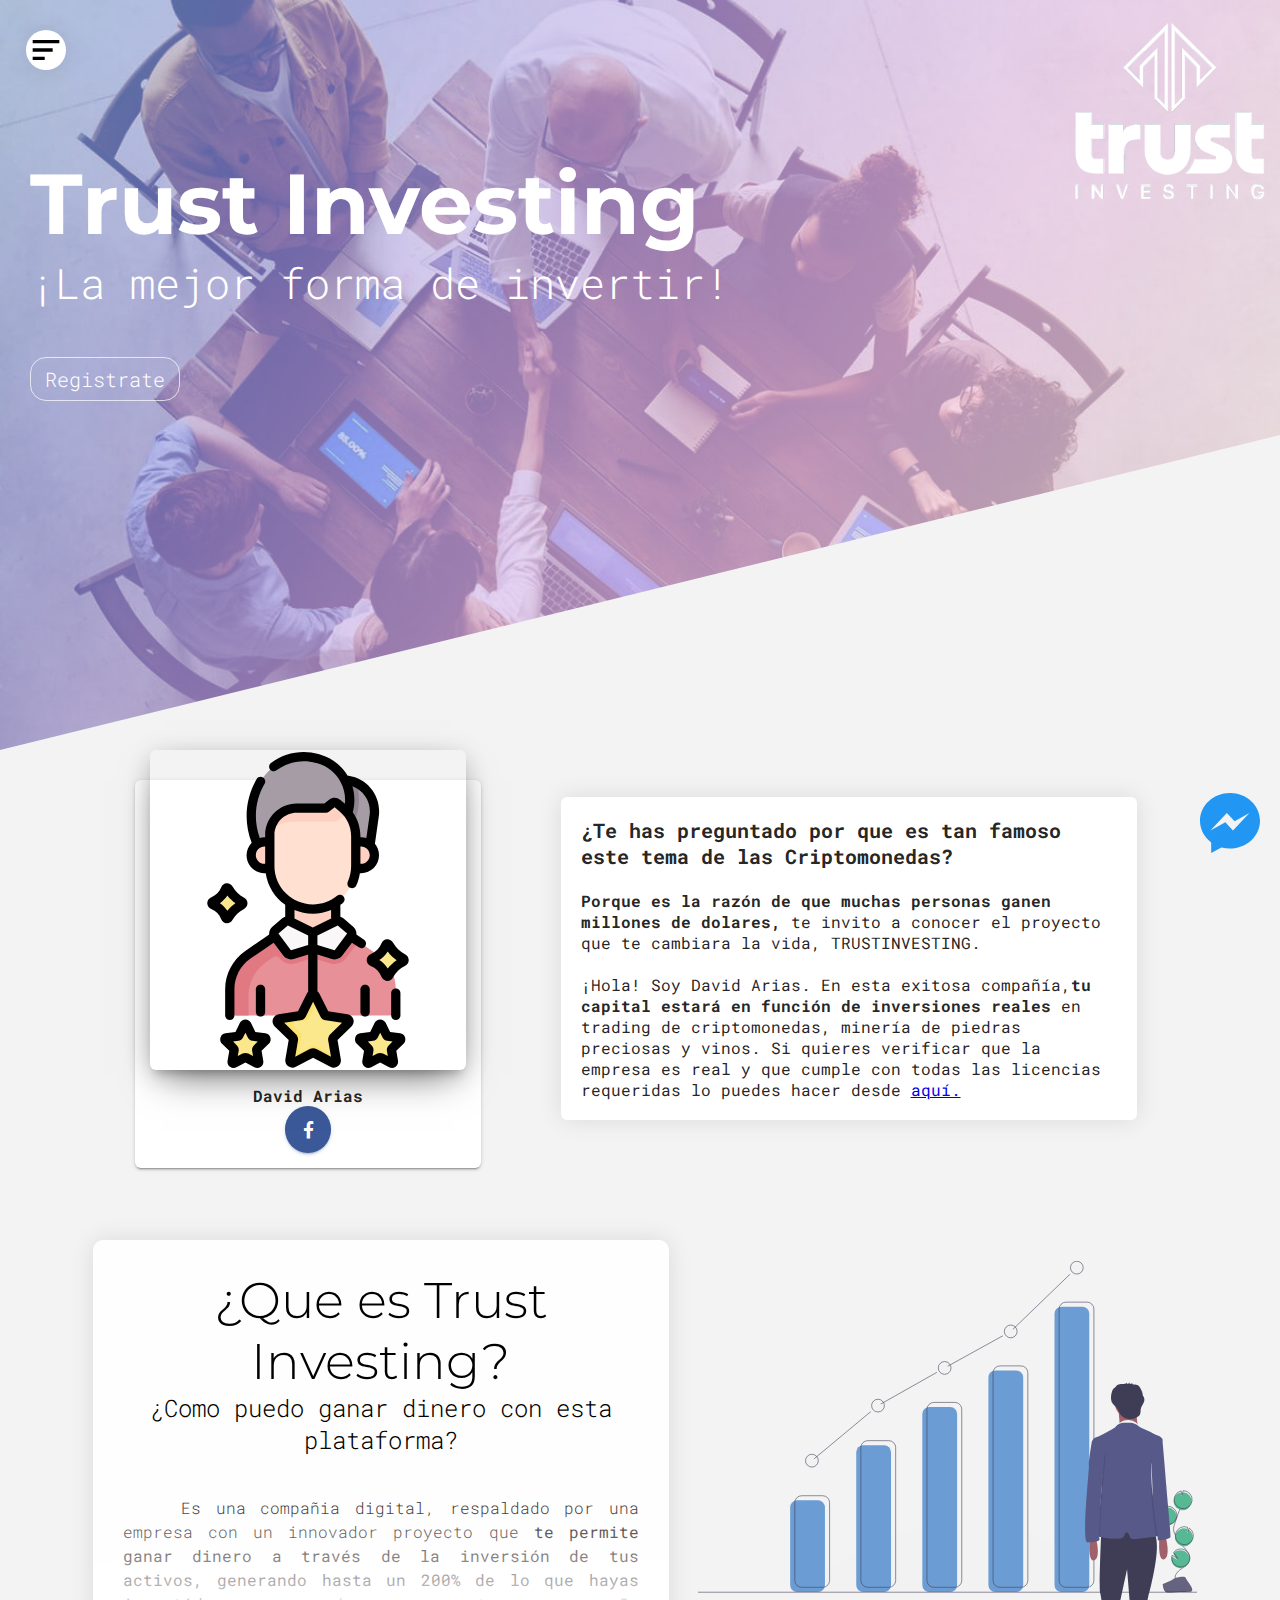
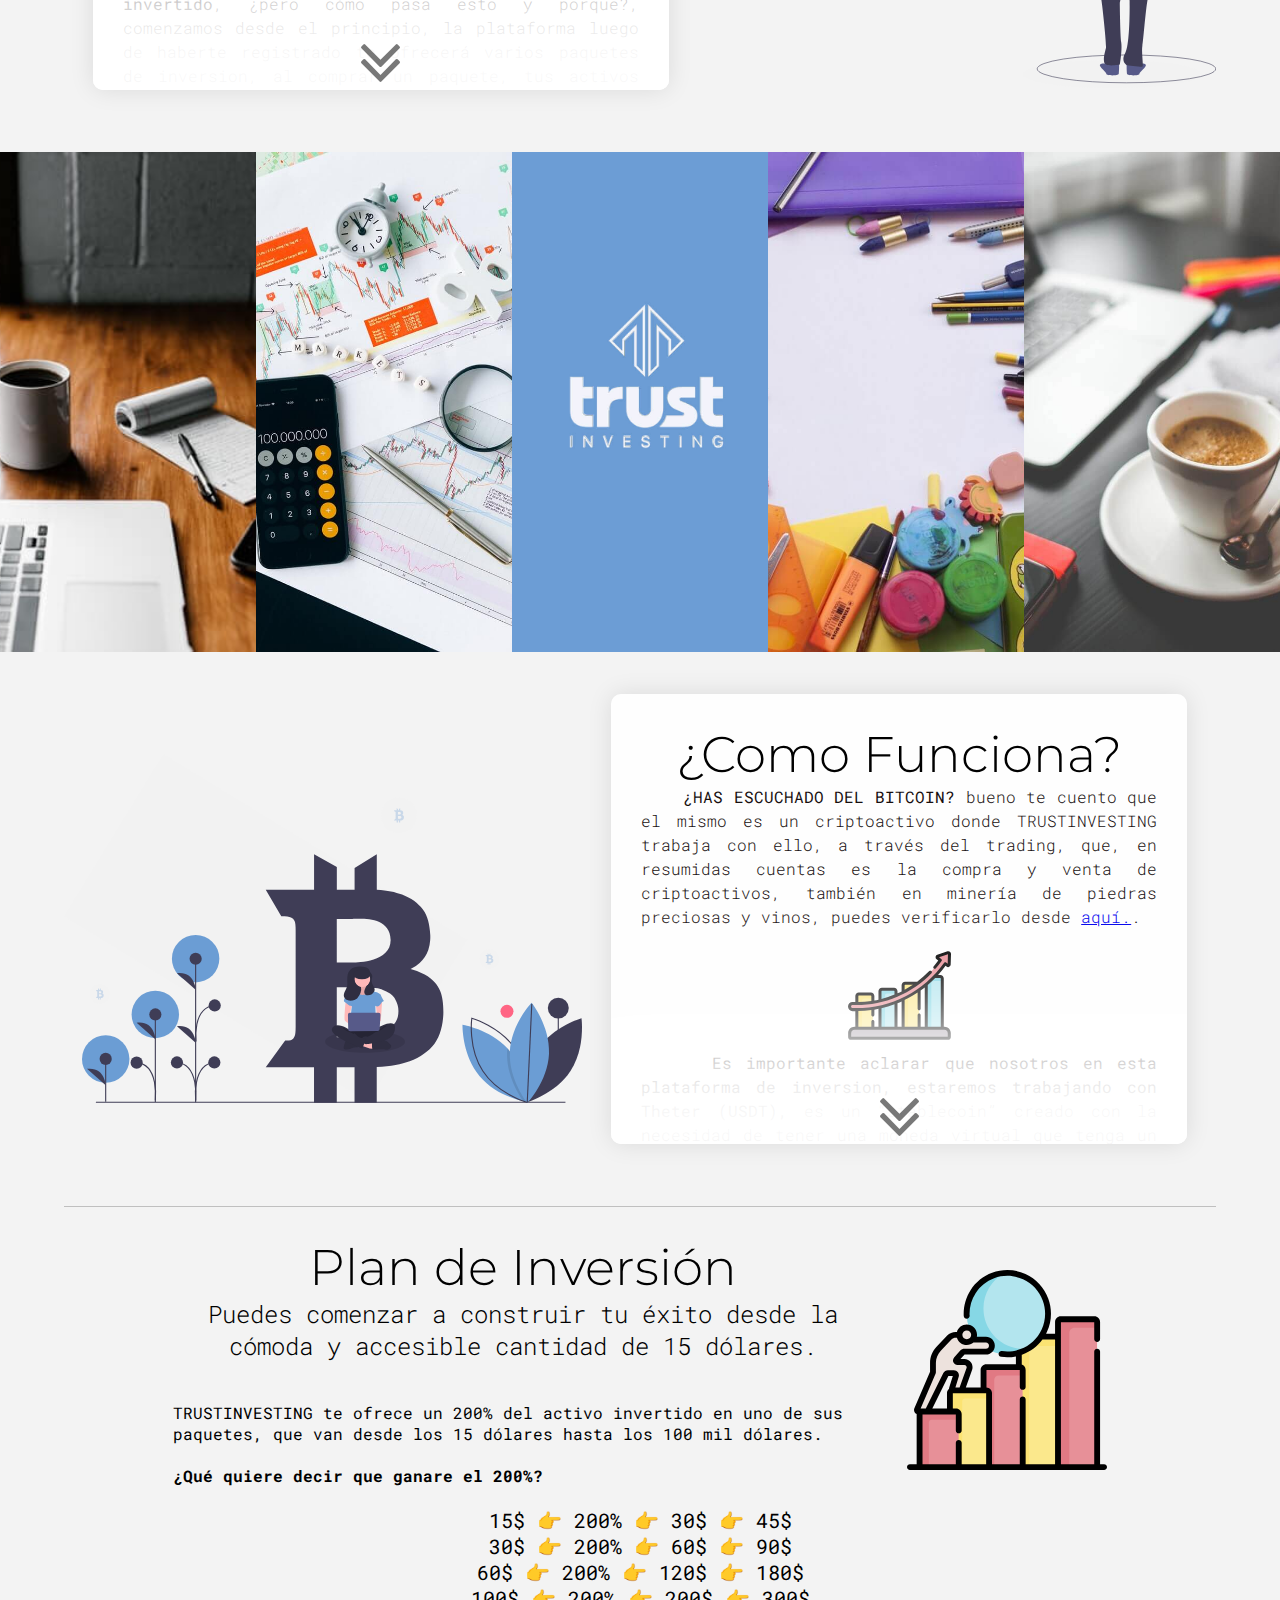
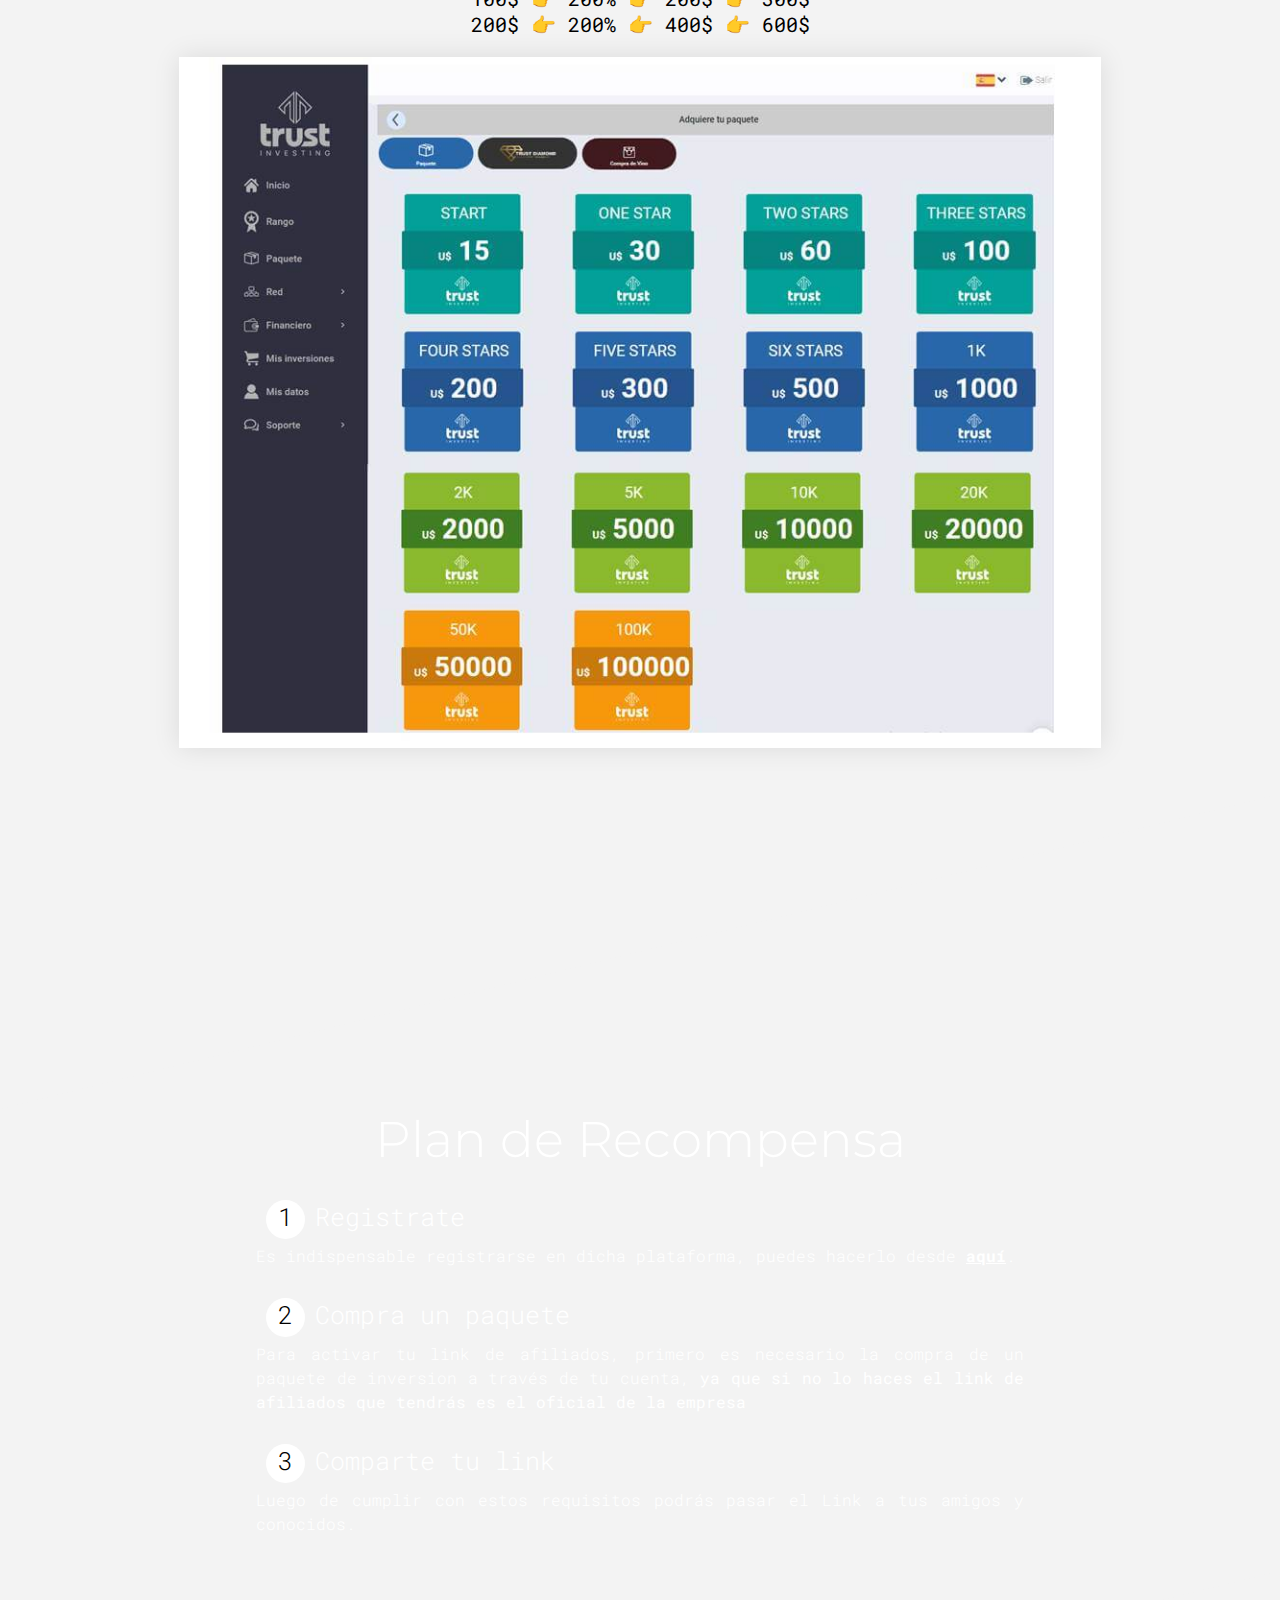
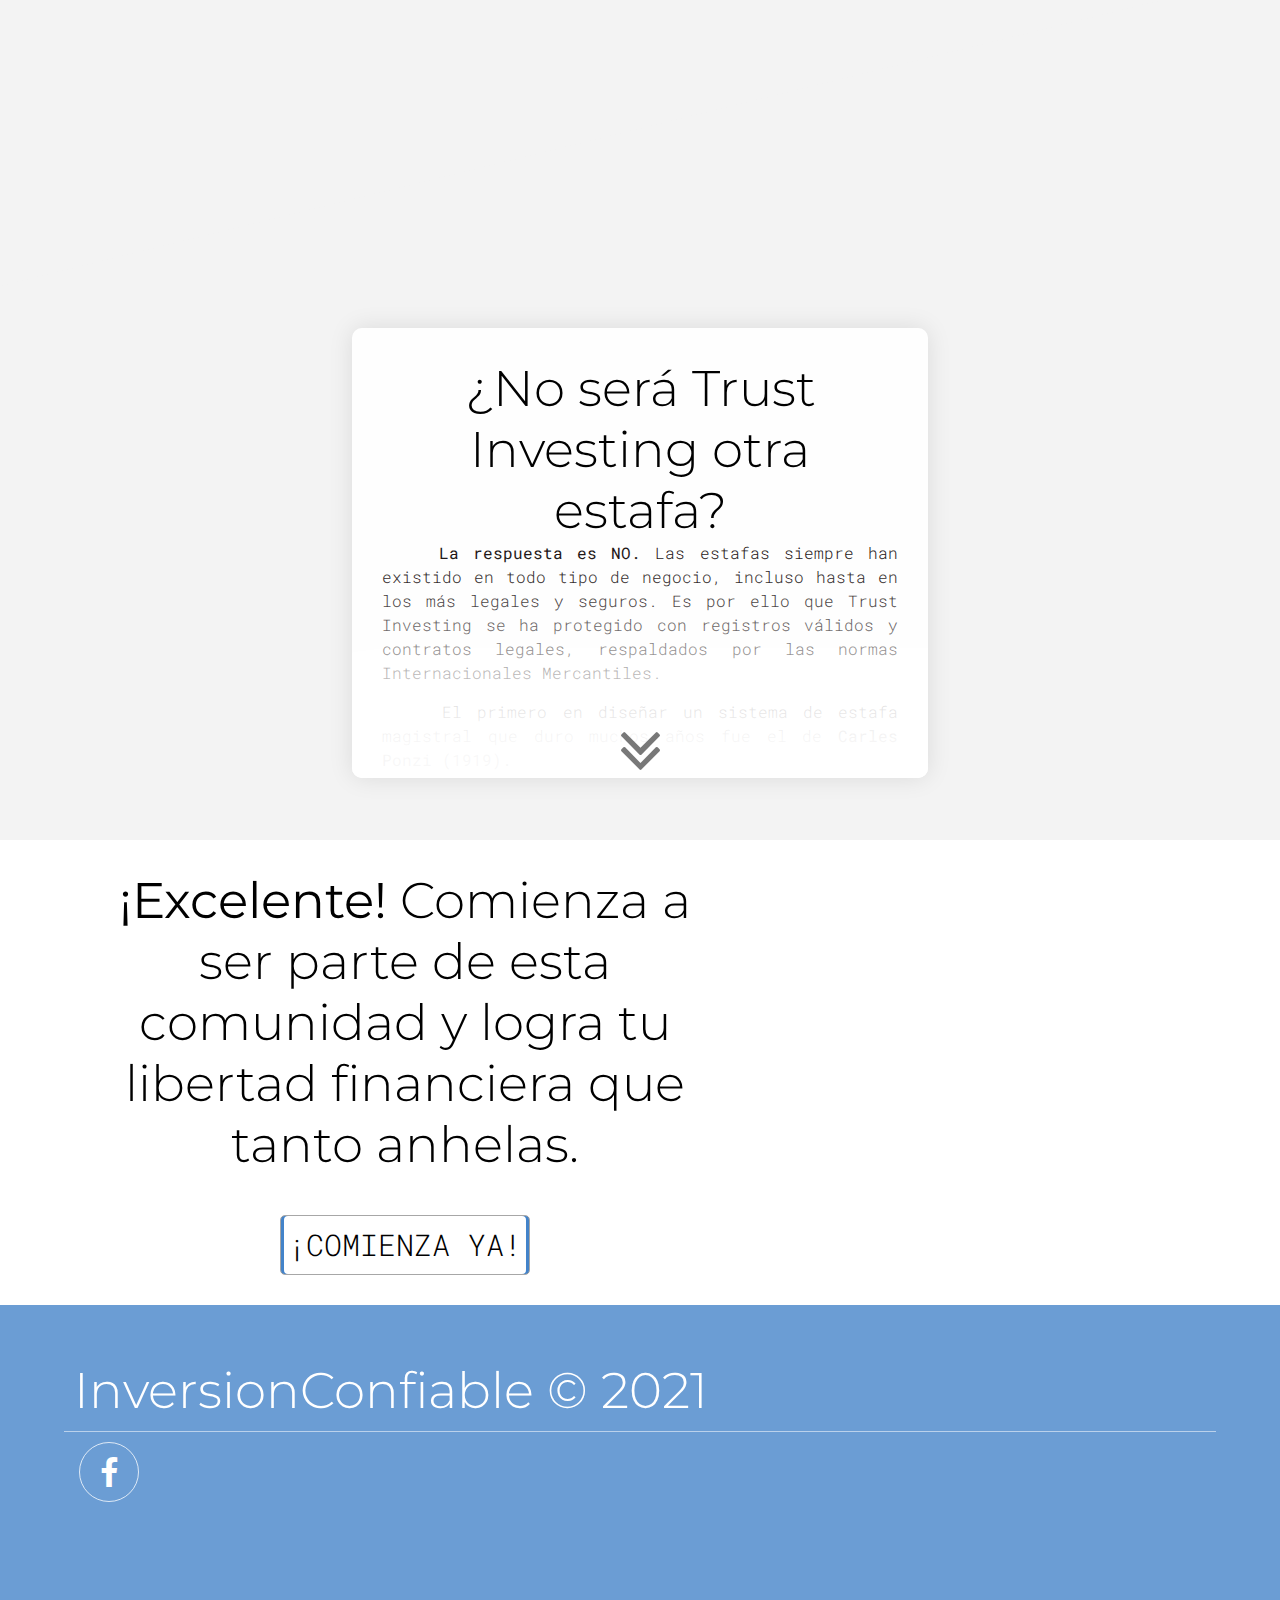
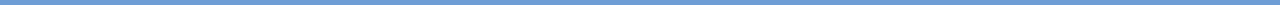
<file: index.html>
<!DOCTYPE html>
<html lang="es">
<head>
    <meta charset="UTF-8">
    <meta name="viewport" content="width=device-width, initial-scale=1.0">
    <meta http-equiv="X-UA-Compatible" content="ie=edge">
    <meta name="description" content="TRUSTINVESTING es una compañia especializada en criptiactivos, con pagos confiables, rapidos y seguros.">
    <meta name="keywords" content="Que es TRUSTINVESTING, Como funciona, Como ganar con TRUSTINVESTING, Paquetes, Link de referencia, Recompensa, Afiliados, Registrarse en TRUSTINVESTING">
    <meta name="author" content="Samuel">
    <title>Que es TRUSTINVESTING|Como Funciona en este 2021|Planes y Servicios</title>
    <link rel="stylesheet" href="style/estilos.css">
    <link rel="stylesheet" href="style/fontello.css">
    <link rel="preconnect" href="https://fonts.gstatic.com">
    <link rel="stylesheet" href="style/fontello2.css">
</head>
<body>
    <header>
      <div class="what">
          <a href="https://www.facebook.com/profile.php?id=100055471050534">
              <img src="Imagenes/messenger.svg" alt="" class="logo ">
          </a>
      </div>
        <nav class="menu-navegacion">
            <div class="contenido-navegacion">
                <a href="Quien-Soy2/index.html" class="especial">¿Quien soy?<i class="icon-user edit"></i></a>
                <a href="Como-Registrarme-en-TrustInvesting/index.html">¿Como Registrarme en TrustInvesting?<i class="icon-login edit"></i></a>
                <a href="Plan Pasivo e Interes Compuesto/index.html">Plan Pasivo e Interes Compuesto <i class="icon-dollar edit"></i></a>
                <a href="Plan-De-Compensacion-y-Detalles/index.html">Plan de Compensación y Detalles <i class="icon-money edit"></i></a>
                <a href="Rango-o-Plan-de-Carreras/index.html">Rango o Plan de Carreras <i class="icon-child edit"></i></a>
                <a href="Como-comprar-un-paquete/index.html">Como comprar un paquete y retirar dinero<i class="icon-box edit"></i></a>
                <a href="Preguntas-Frecuentes/index.html">Preguntas Frecuentes <i class="icon-help edit"></i></a>
            </div>
        </nav>
        <img src="Imagenes/bx-menu-alt-left.svg" alt="" class="hamburguer">
        <div class="logo-investing">
            <img src="Imagenes/Logo_Trust_Investing.png" alt="" class="investing lazyload" loading="lazy">
        </div>
        <div class="textos">
            <h1 class="titulo">Trust Investing</h1>
            <h3 class="subtitulo">¡La mejor forma de invertir!</h3>
            <a href="https://trustinvesting.com/davidarias/unete" class="boton">Registrate
            </a>
        </div>
        <div class="sesgoabajo"></div>
    </header>
    <main>
        <!-- PROFILE CARDS -->
        <div class="cards-7 section-gray">
            <div class="contenido-perfil">
                <div class="card card-profile">
                    <div class="card-image">
                        <a href="#"><img class="img" src="flaticon/role-model.svg"> </a>
                    </div>
                    <div class="table">
                        <h4>David Arias</h4>
                        <div class="ftr"><a href="https://www.facebook.com/profile.php?id=100055471050534" class="btn btn-just-icon btn-facebook btn-round"><i class="fa icon-facebook"></i> </a></div>
                    </div>
                </div>
                <div class="cards-1">
                    <div class="card2 card-blog">
                        <div class="table">
                            <p>
                                <strong class="primero"> ¿Te has preguntado por que es tan famoso este tema de las Criptomonedas?</strong>
                                <br>
                                <br>
                                <strong> Porque es la razón de que muchas personas ganen millones de dolares,</strong> te invito a conocer el proyecto que te cambiara la vida, TRUSTINVESTING.
                                <br>
                                <br>
                                ¡Hola! Soy David Arias. En esta exitosa compañía,<strong>tu capital estará en función de inversiones reales </strong>en trading de criptomonedas, minería de piedras preciosas y vinos. Si quieres verificar que la empresa es real y que cumple con todas las licencias requeridas lo puedes hacer desde <a href="https://opencorporates.com/companies/pa/155681488"> aquí.</a>
                            </p>
                        </div>
                    </div>
                </div>
            </div>
        </div>
        <section class="acerca-de">
            <div class="sobreNosotros">
                <div class="contenedor sombra">
                    <div class="contenido">
                        <h2 class="sobre-nosotros">¿Que es Trust Investing?</h2>
                        <h3 class="slogan">¿Como puedo ganar dinero con esta plataforma?</h3>
                        <p class="parrafo">&nbsp;&nbsp;&nbsp;&nbsp;Es una compañia digital, respaldado por una empresa con un innovador proyecto que <strong>te permite ganar dinero a través de la inversión de tus activos, generando hasta un 200% de lo que hayas invertido</strong>, ¿pero cómo pasa esto y porque?, comenzamos desde el principio, la plataforma luego de haberte registrado te ofrecerá varios paquetes de inversion, al comprar un paquete, tus activos pasan a ser criptoactivos, los mismos son básicamente activos virtuales,<b>protegidos por criptografía</b>, presentes en los registros digitales, cuyas operaciones se ejecutan y almacenan en una red virtual, esto quiere decir que tus activos estarán seguros.</p>
                        <div class="imagen-coachin">
                            <img src="flaticon/trust.svg" alt="">
                        </div>
                        <p class="parrafo">&nbsp;&nbsp;&nbsp;&nbsp;Dichos activos surgió con necesidad de realizar pagos y transferencias entre personas naturales y jurídicas <b>sin pasar por un intermediario como lo son las instituciones bancarias, pagos rapidos, seguros, sin comisiones ni impuestos.</b></p>
                        <div class="sombra-interna"></div>
                    </div>
                    <div class="flecha">
                        <i class="icon-angle-double-down flecha-interna"></i>
                    </div>
                </div>
                    <img src="undraw/undraw_investing_7u74.svg" alt="" class="ilustracion lazyload" loading="lazy">
            </div>
        </section>
        <section class="galeria">
            <div class="imagenes none">
                <img src="Imagenes/1.jpg" alt="" loading="lazy" class="lazyload">
            </div>
            <div class="imagenes dnone">
                <img src="Imagenes/3.jpg" alt="" loading="lazy" class="lazyload">
            </div>
            <div class="imagenes">

                <img src="Imagenes/Investing(4).jpg" alt="" loading="lazy" class="lazyload">

            </div>
            <div class="imagenes dnone">
                <img src="Imagenes/4.jpeg" alt="" loading="lazy" class="lazyload">

            </div>
            <div class="imagenes none">
                <img src="Imagenes/5.jpeg" alt="" loading="lazy" class="lazyload">
            </div>

        </section>



        <section class="acerca-de">
            <div class="sobreNosotros">
                <img src="undraw/undraw_digital_currency_qpak.svg" alt="" class="ilustracion lazyload" loading="lazy">
                <div class="contenedor sombra">
                    <div class="contenido">
                        <h2 class="sobre-nosotros">¿Como Funciona?</h2>
                        <p class="parrafo">&nbsp;&nbsp;&nbsp;&nbsp;<b>¿HAS ESCUCHADO DEL BITCOIN?</b> bueno te cuento que el mismo es un criptoactivo donde TRUSTINVESTING trabaja con ello, a través del trading, que, en resumidas cuentas es la compra y venta de criptoactivos, también en minería de piedras preciosas y vinos, puedes verificarlo desde <a href="http://www.traveltrust.club/">aquí.</a>.</p>
                        <div class="imagen-coachin">
                            <img src="flaticon/growth.svg" alt="">
                        </div>
                        <p class="parrafo"> &nbsp;&nbsp;&nbsp;&nbsp;<b> Es importante aclarar que nosotros en esta plataforma de inversion, estaremos trabajando con Theter (USDT),</b> es un “stablecoin” creado con la necesidad de tener una moneda virtual que tenga un valor <b>"fijo"</b> dentro de los criptoactivos, esto quiere decir que su valor no es volátil y no varía a través del tiempo a diferencia del Bitcoin, su valor equivale a un dólar en el mercado, donde “USDT” proviene de unir, USD (símbolo financiero del dólar) con T (de Theter), digamos de manera coloquial que es un “dólar virtual” y que el mismo nos permitirá manejar nuestra cuenta de TRUSTinvesting a través de la compra de paquetes y diferentes transacciones que hagamos en dicha cuenta. </p>
                        <p class="parrafo">&nbsp;&nbsp;&nbsp;<b>Es bastante simple obtener beneficios en este mercado digital, donde TRUSTINVESTING te facilitara el manejo de estas monedas.</b></p>
                        <div class="sombra-interna"></div>
                    </div>
                    <div class="flecha">
                        <i class="icon-angle-double-down flecha-interna"></i>
                    </div>
                </div>
            </div>
        </section>
        <section class="acerca-de">
            <div class="planDeInversion">
                <div class="contenedor">
                    <div class="descripcion">
                        <div class="contenido-plan-de-inversion">
                            <h2 class="sobre-nosotros">Plan de Inversión</h2>
                            <h3 class="slogan">Puedes comenzar a construir tu éxito desde la cómoda y accesible cantidad de 15 dólares.</h3>
                            <p>TRUSTINVESTING te ofrece un 200% del activo invertido en uno de sus paquetes, que van desde los 15 dólares hasta los 100 mil dólares.</p>
                            <br>
                            <p><strong>¿Qué quiere decir que ganare el 200%?</strong></p>
                            <br>
                        </div>
                        <div class="imagen-coachin">
                            <img src="flaticon/struggle.svg" alt="">
                        </div>
                    </div>
                    <div class="ganancia">
                        <ul>
                            <li>15$ 👉 200% 👉 30$ 👉 45$ </li>
                            <li>30$ 👉 200% 👉 60$ 👉 90$</li>
                            <li>60$ 👉 200% 👉 120$ 👉 180$</li>
                            <li>100$ 👉 200% 👉 200$ 👉 300$</li>
                            <li>200$ 👉 200% 👉 400$ 👉 600$</li>
                        </ul>
                    </div>

                </div>
                <div class="imagen-inversion">
                    <img src="Imagenes/paquetes.jpg" alt="paquetes de TrustInvesting" loading="lazy" class="lazyload">
                </div>
             </div>
        </section>

        <section class="plan-recompensa">
            <div class="fondo" loading="lazy">
                <div class="sesgoarriba"></div>
                    <div class="contenedor">
                        <h2 class="sobre-nosotros">Plan de Recompensa</h2>
                        <div class="pasos">
                            <h3 class="subtitulo"><span>1</span>Registrate</h3>
                            <p class="parrafo"> Es indispensable registrarse en dicha plataforma, puedes hacerlo desde <a href="https://trustinvesting.com/davidarias/unete">aquí</a>.</p>
                        </div>
                        <div class="pasos">
                            <h3 class="subtitulo"><span>2</span>Compra un paquete</h3>
                            <p class="parrafo">Para activar tu link de afiliados, primero es necesario la compra de un paquete de inversion a través de tu cuenta, <b>ya que si no lo haces el link de afiliados que tendrás es el oficial de la empresa</b></p>
                        </div>
                        <div class="pasos">
                            <h3 class="subtitulo"><span>3</span>Comparte tu link</h3>
                            <p class="parrafo">Luego de cumplir con estos requisitos podrás pasar el Link a tus amigos y conocidos.</p>
                        </div>
                    </div>
                <div class="sesgoabajo"></div>
            </div>
        </section>
        <section class="acerca-de">
            <div class="sobreNosotros">
                <div class="contenedor sombra">
                    <div class="contenido">
                        <h2 class="sobre-nosotros">¿No será Trust Investing otra estafa?</h2>
                        <p class="parrafo">&nbsp;&nbsp;&nbsp;&nbsp;<b>La respuesta es NO.</b> Las estafas siempre han existido en todo tipo de negocio, incluso hasta en los más legales y seguros. Es por ello que Trust Investing se ha protegido con registros válidos y contratos legales, respaldados por las normas Internacionales Mercantiles.</p>
                        <p class="parrafo">&nbsp;&nbsp;&nbsp;&nbsp;El primero en diseñar un sistema de estafa magistral que duro muchos años fue el de<strong> Carles Ponzi (1919).</strong></p>
                        <p class="parrafo">&nbsp;&nbsp;&nbsp;&nbsp;El segundo fraude a gran escala más famoso muy similar al primero fue el de Bernie Madoff (1990 hasta el 2007). De allí los famosos “esquemas ponzi”.</p>
                        <p class="parrafo">&nbsp;&nbsp;&nbsp;&nbsp;Seguramente escucharas en YouTube y algunas páginas web que Trust Investing es un “esquema Ponzi”, <strong>y es que la verdad, estas personas, o no están informadas, o utilizan el marketing para que su artículo publicado tenga más visitas,</strong> usan diferentes técnicas como el gap de la curiosidad (Ejemplo: “Será Trust Investing una estafa”) para luego <strong>decirle al público lo que quieren oír, ellos obtienen like, atención y tú te quedas sin un proyecto para lograr tu libertad financiera.</strong> </p>
                        <p class="parrafo">&nbsp;&nbsp;&nbsp;&nbsp;Y la verdad es que en su mayoría, estas personas que te cuentan esto <strong>no le han dado la oportunidad a Trust Investing o simplemente te quieren promocionar otro negocio.</strong></p>
                        <div class="sombra-interna"></div>
                    </div>
                    <div class="flecha">
                        <i class="icon-angle-double-down flecha-interna"></i>
                    </div>
                </div>
                <div class="contenidoIlustracion">
                    <img src="Imagenes/Trustinvesting (1) (1) (1).png" alt="" class="ilustracion2 lazyload" loading="lazy">
                </div>
            </div>
        </section>
        <section class="exito">
            <div class="texto-exito">
                <p> <b>¡Excelente!</b> Comienza a ser parte de esta comunidad y logra tu libertad financiera que tanto anhelas.</p>
                    <a href="https://trustinvesting.com/davidarias/unete" class="boton">¡COMIENZA YA!</a>
            </div>
                <img src="Imagenes/exitoultimo.jpg" alt="" class="imagen-exito" loading="lazy">
        </section>
    </main>
    <footer>
        <div class="contenedor">
            <p class="copy">InversionConfiable &copy; 2021</p>
            <div class="sociales">
                <a class="icon-facebook" href="https://www.facebook.com/profile.php?id=100055471050534"></a>
            </div>
        </div>
    </footer>
    <script src="codigo/codigo.js"></script>
</body>
</html>
</file>
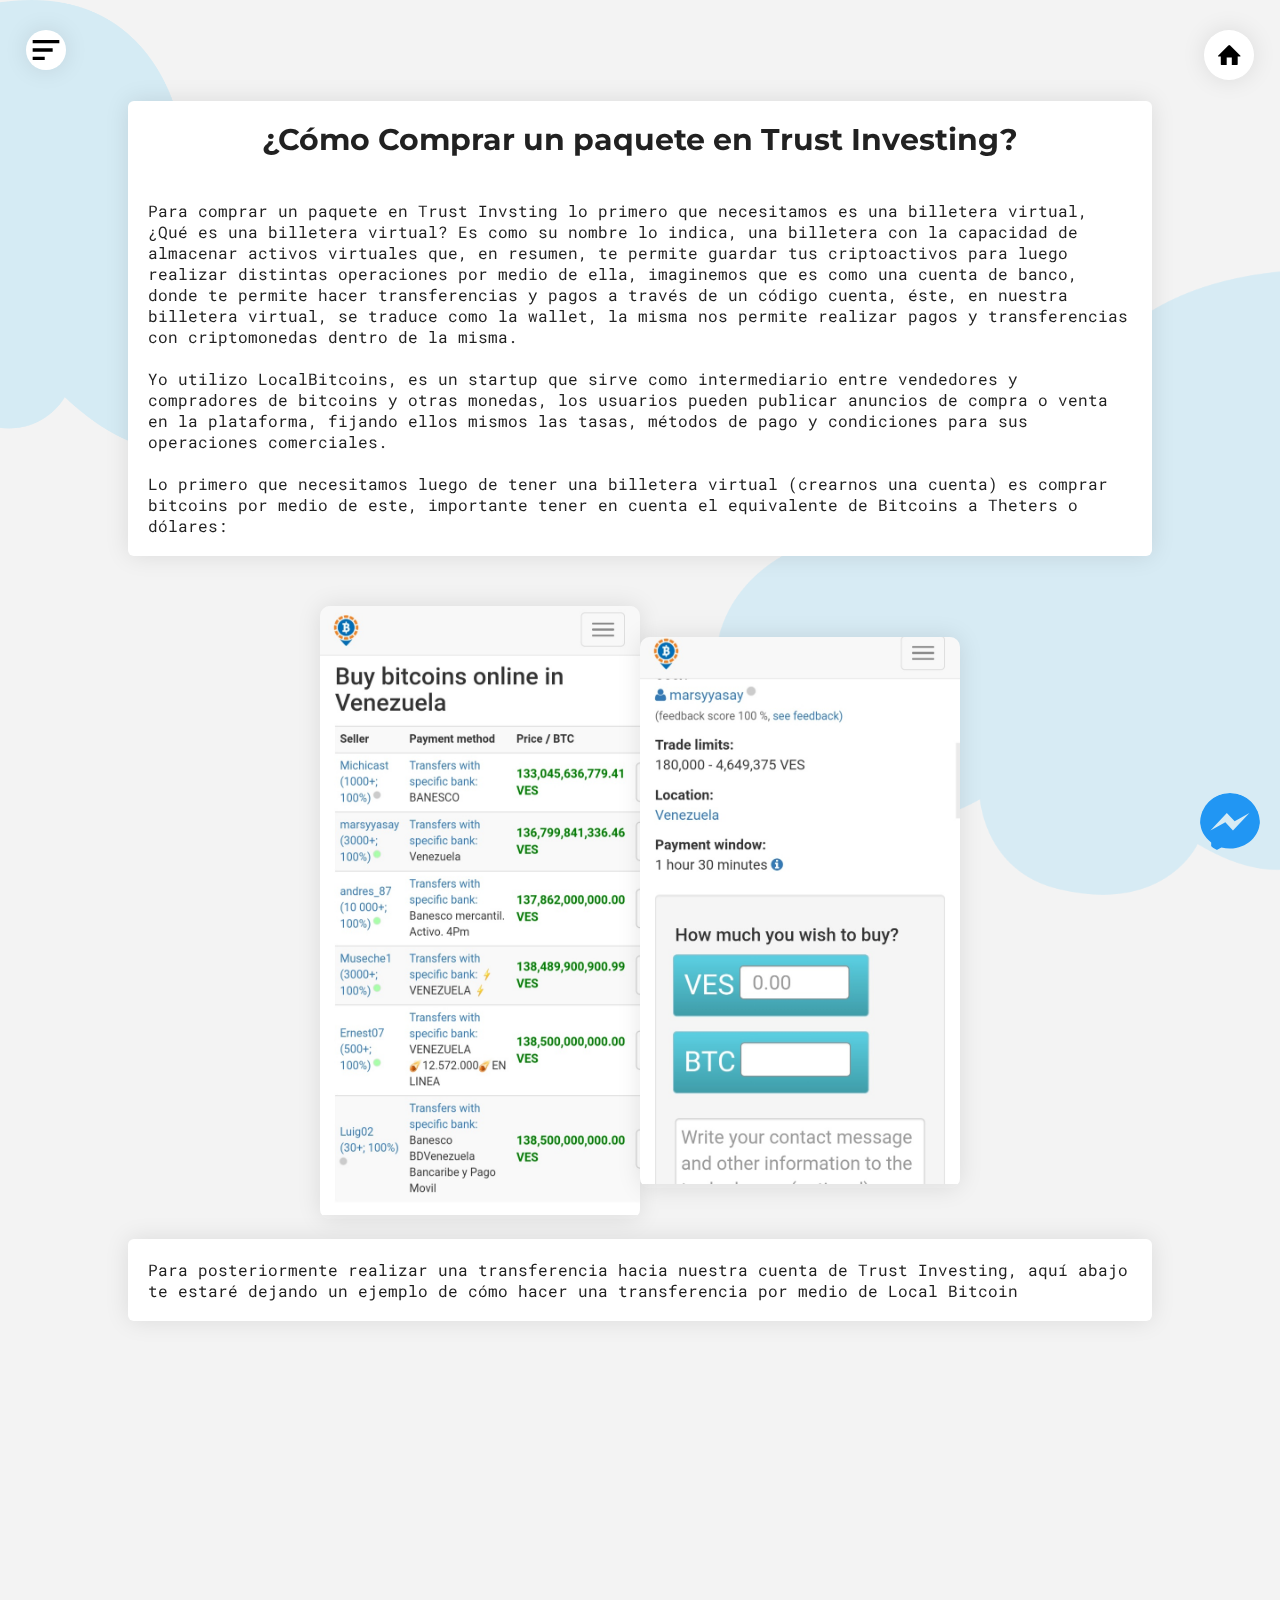
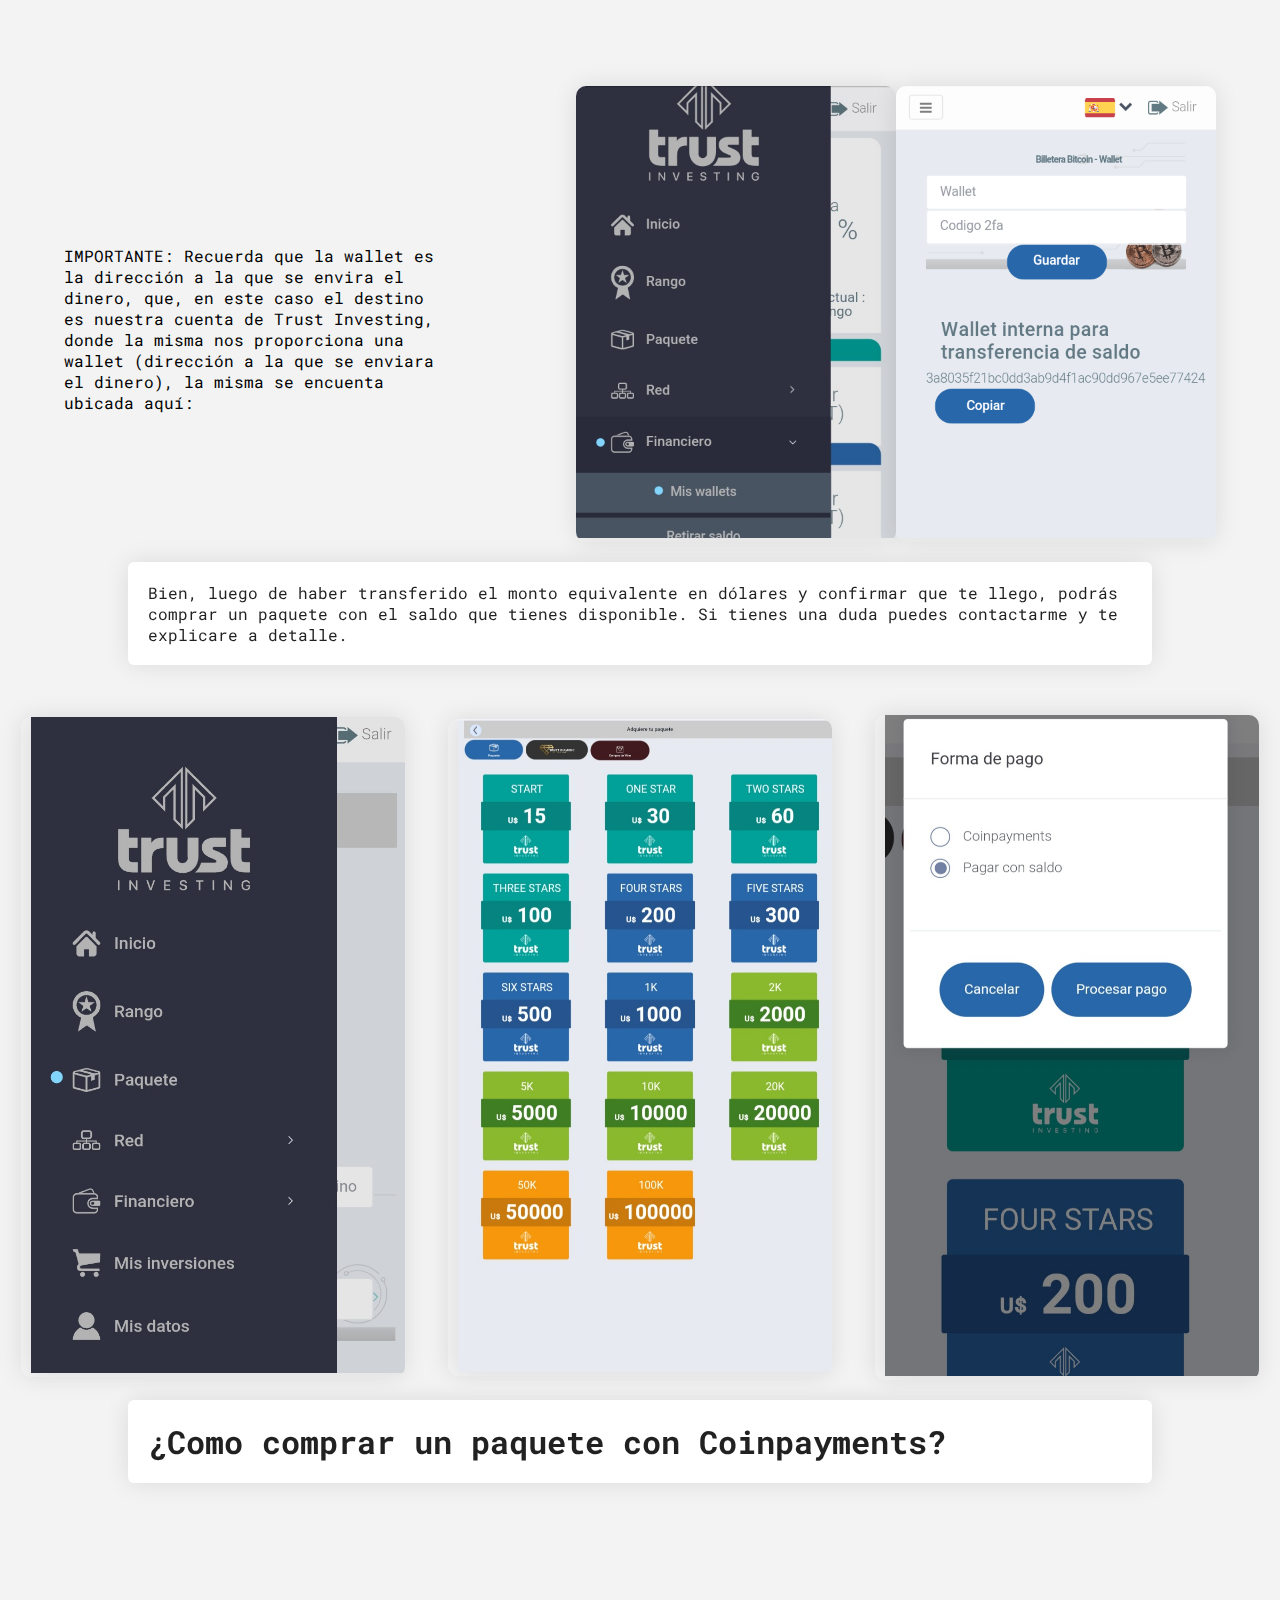
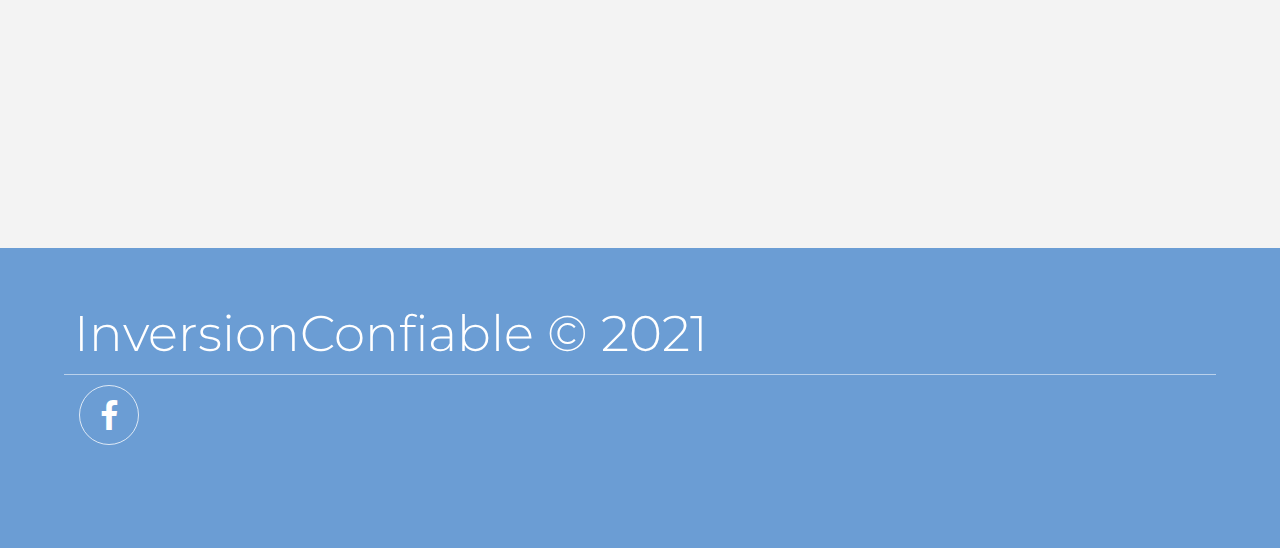
<file: Como-comprar-un-paquete (copia)/index.html>
<!DOCTYPE html>
<html lang="es">
<head>
    <meta charset="UTF-8">
    <meta http-equiv="X-UA-Compatible" content="IE=edge">
    <meta name="viewport" content="width=device-width, initial-scale=1.0">
    <title>Document</title>
    <link rel="stylesheet" href="style.css">
    <link rel="stylesheet" href="style/fontello.css">
    <link rel="stylesheet" href="style/fontello2.css">
</head>
<body>
    <div class="hamburguer2">
        <a href="../index.html"><i class="icon-home fijo"></i></a>
    </div>
    <div class="contenedor-fondo">
        <img src="Imagenes/1de2.png" alt="" class="imagenbody">
    </div>
    <div class="contenedor-fondo2">
        <img src="Imagenes/2de2.png" alt="" class="imagenbody">
    </div>
    <div class="what">
        <a href="https://www.facebook.com/profile.php?id=100055471050534">
            <img src="../Imagenes/messenger.svg" alt="" class="logo ">
        </a>
    </div>
    <nav class="menu-navegacion">
        <div class="contenido-navegacion">
            <a href="../Quien-Soy2/index.html" class="especial">¿Quien soy?<i class="icon-user edit"></i></a>
            <a href="../Como-Registrarme-en-TrustInvesting/index.html">¿Como Registrarme en TrustInvesting?<i class="icon-login edit"></i></a>
            <a href="../Plan Pasivo e Interes Compuesto/index.html">Plan Pasivo e Interes Compuesto <i class="icon-dollar edit"></i></a>
            <a href="../Plan-De-Compensacion-y-Detalles/index.html">Plan de Compensación y Detalles <i class="icon-money edit"></i></a>
            <a href="../Rango-o-Plan-de-Carreras/index.html">Rango o Plan de Carreras <i class="icon-child edit"></i></a>
            <a href="#">Como comprar un paquete<i class="icon-box edit"></i></a>
            <a href="../Preguntas-Frecuentes/index.html">Preguntas Frecuentes <i class="icon-help edit"></i></a>
        </div>
    </nav>
    <img src="Imagenes/bx-menu-alt-left.svg" alt="" class="hamburguer">
    <div class="hola"></div>

    <main class="cards-1">
        <div class="card2 card-blog">
            <div class="table">
                <p><strong class="primero">¿Cómo Comprar un paquete en Trust Investing?</strong></p>
                    <br>
                    <br>
                    <p>Para comprar un paquete en Trust Invsting lo primero que necesitamos es una billetera virtual, ¿Qué es una billetera virtual? Es como su nombre lo indica, una billetera con la capacidad de almacenar activos virtuales que, en resumen, te permite guardar tus criptoactivos para luego realizar distintas operaciones por medio de ella, imaginemos que es como una cuenta de banco, donde te permite hacer transferencias y pagos a través de un código cuenta, éste, en nuestra billetera virtual, se traduce como la wallet, la misma nos permite realizar pagos y transferencias con criptomonedas dentro de la misma.</p>
                    <br>
                    <p>Yo utilizo LocalBitcoins, es un startup que sirve como intermediario entre vendedores y compradores de bitcoins y otras monedas, los usuarios pueden publicar anuncios de compra o venta en la plataforma, fijando ellos mismos las tasas, métodos de pago y condiciones para sus operaciones comerciales.</p>
                    <br>
                    <p>Lo primero que necesitamos luego de tener una billetera virtual (crearnos una cuenta) es comprar bitcoins por medio de este, importante tener en cuenta el equivalente de Bitcoins a Theters o dólares:</p>
            </div>
        </div>
        <!--Pasos para el registro-->
        <section class="section-pasos">
            <div class="imagenes-juntas">

                <div class="imagen-registro">
                    <img src="Imagenes/localBitcoin.jpg" alt="">
                </div>
                <div class="imagen-registro">
                    <img src="Imagenes/localBitcoin2.jpg" alt="">
                </div>
            </div>
        </section>

        <div class="card2 card-blog">
            <div class="table">
                    <p>Para posteriormente realizar una transferencia hacia nuestra cuenta de Trust Investing, aquí abajo te estaré dejando un ejemplo de cómo hacer una transferencia por medio de Local Bitcoin</p>
            </div>
        </div>
        <iframe width="560" height="315" src="https://www.youtube.com/embed/TZbU_ztqazA" title="YouTube video player" frameborder="0" allow="accelerometer; autoplay; clipboard-write; encrypted-media; gyroscope; picture-in-picture" allowfullscreen class="video"></iframe>

        <section class="section-pasos">
            <div class="contenedor2">
                <div class="pasos">
                    <p>IMPORTANTE: Recuerda que la wallet es la dirección a la que se envira el dinero, que, en este caso el destino es nuestra cuenta de Trust Investing, donde la misma nos proporciona una wallet (dirección a la que se enviara el dinero), la misma se encuenta ubicada aquí:</p>
                </div>
            </div>
            <div class="imagenes-juntas">
                <div class="imagen-registro">
                    <img src="Imagenes/wallet1modificado.jpg" alt="">
                </div>
                <div class="imagen-registro">
                    <img src="Imagenes/wallet2.png" alt="">
                </div>
            </div>
        </section>

        <div class="card2 card-blog">
            <div class="table">
                    <p>Bien, luego de haber transferido el monto equivalente en dólares y confirmar que te llego, podrás comprar un paquete con el saldo que tienes disponible. Si tienes una duda puedes contactarme y te explicare a detalle.</p>
            </div>
        </div>
        <section class="section-pasos">
            <div class="imagenes-juntas2">

                <div class="imagen-registro2">
                    <img src="Imagenes/paqueteseditado.jpg" alt="">
                </div>
                <div class="imagen-registro2">
                    <img src="Imagenes/paquetes2.jpg" alt="">
                </div>
                <div class="imagen-registro2">
                    <img src="Imagenes/paquetes3.jpg" alt="">
                </div>
            </div>
        </section>
        <div class="card2 card-blog">
            <div class="table">
                    <h1>¿Como comprar un paquete con Coinpayments?</h1>
            </div>
        </div>
                      <iframe width="560" height="315" src="https://www.youtube.com/embed/UmqPi0Sp_OM" title="YouTube video player" frameborder="0" allow="accelerometer; autoplay; clipboard-write; encrypted-media; gyroscope; picture-in-picture" allowfullscreen class="video"></iframe>

    </main>
    <footer>
        <div class="contenedor">
            <p class="copy">InversionConfiable &copy; 2021</p>
            <div class="sociales">
                <a class="icon-facebook" href="https://www.facebook.com/profile.php?id=100055471050534"></a>
            </div>
        </div>
    </footer>
    <script src="codigo.js"></script>
</body>
</html>
</file>
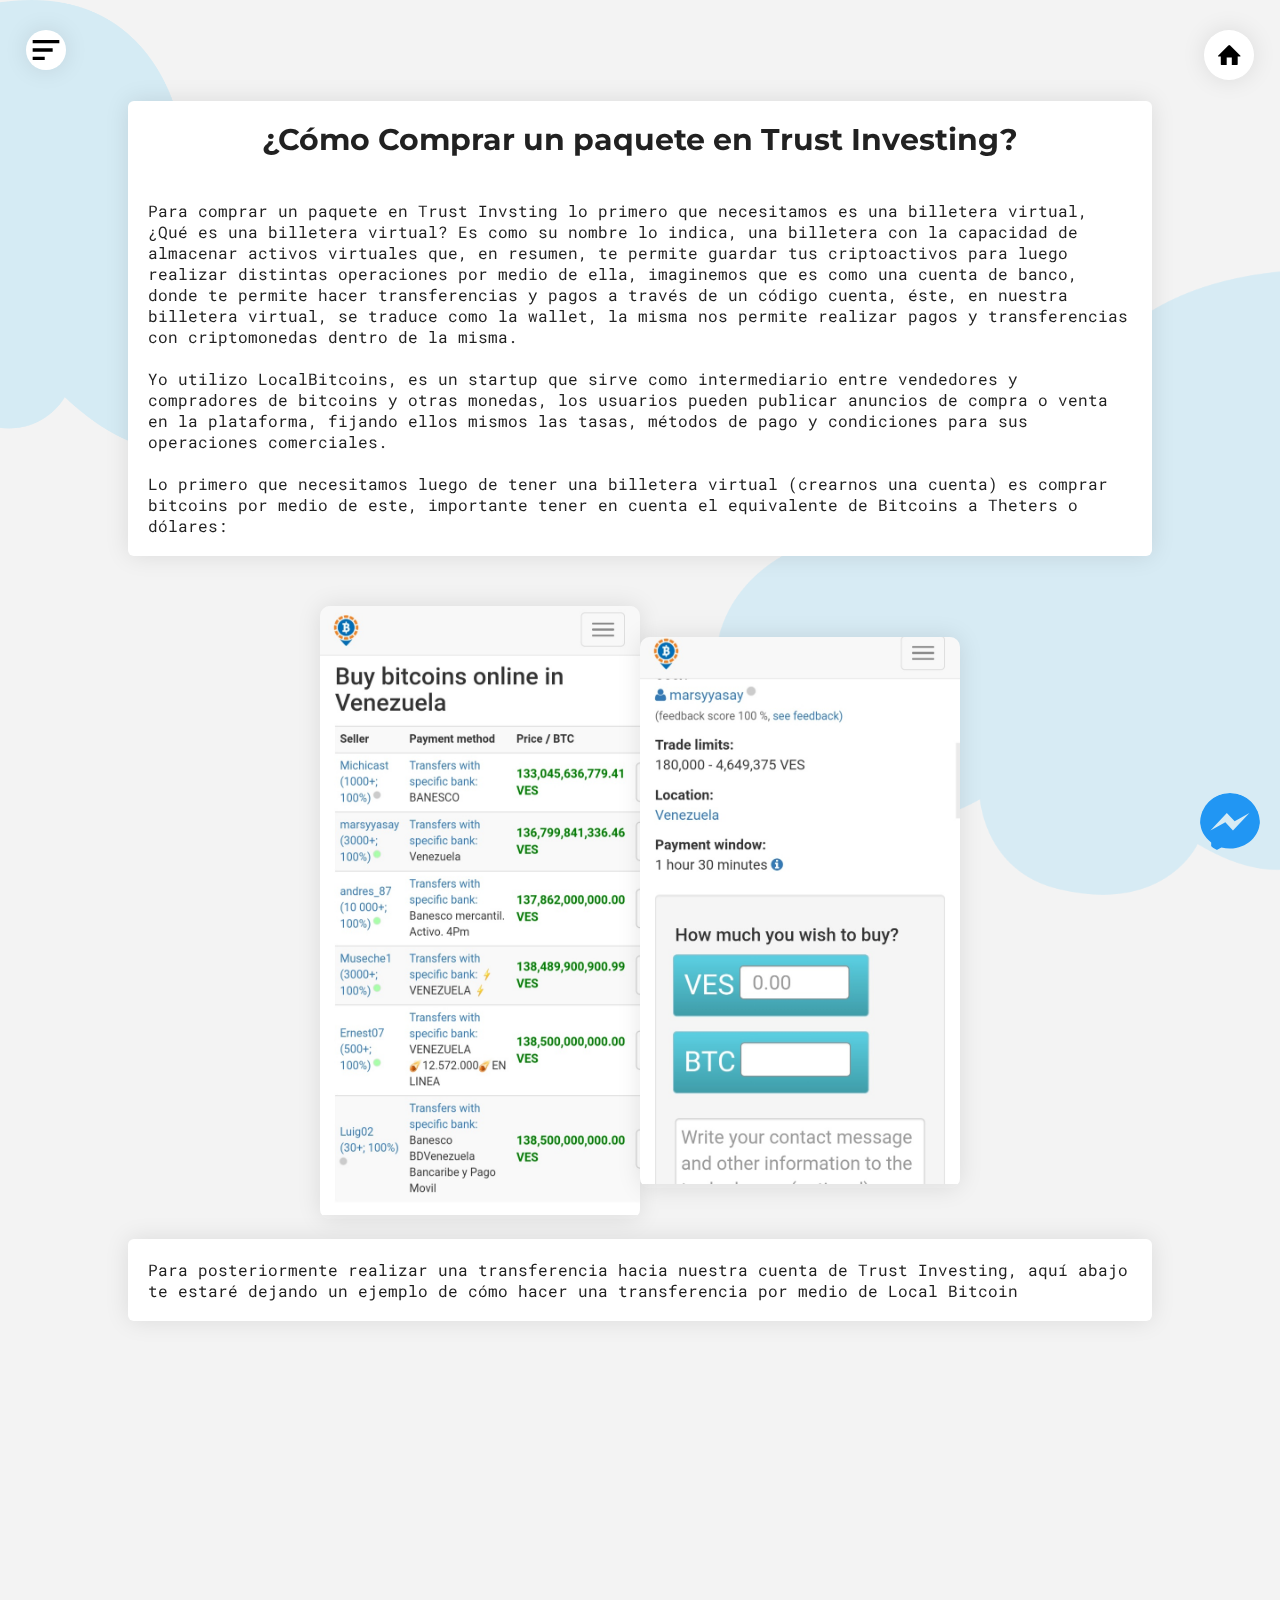
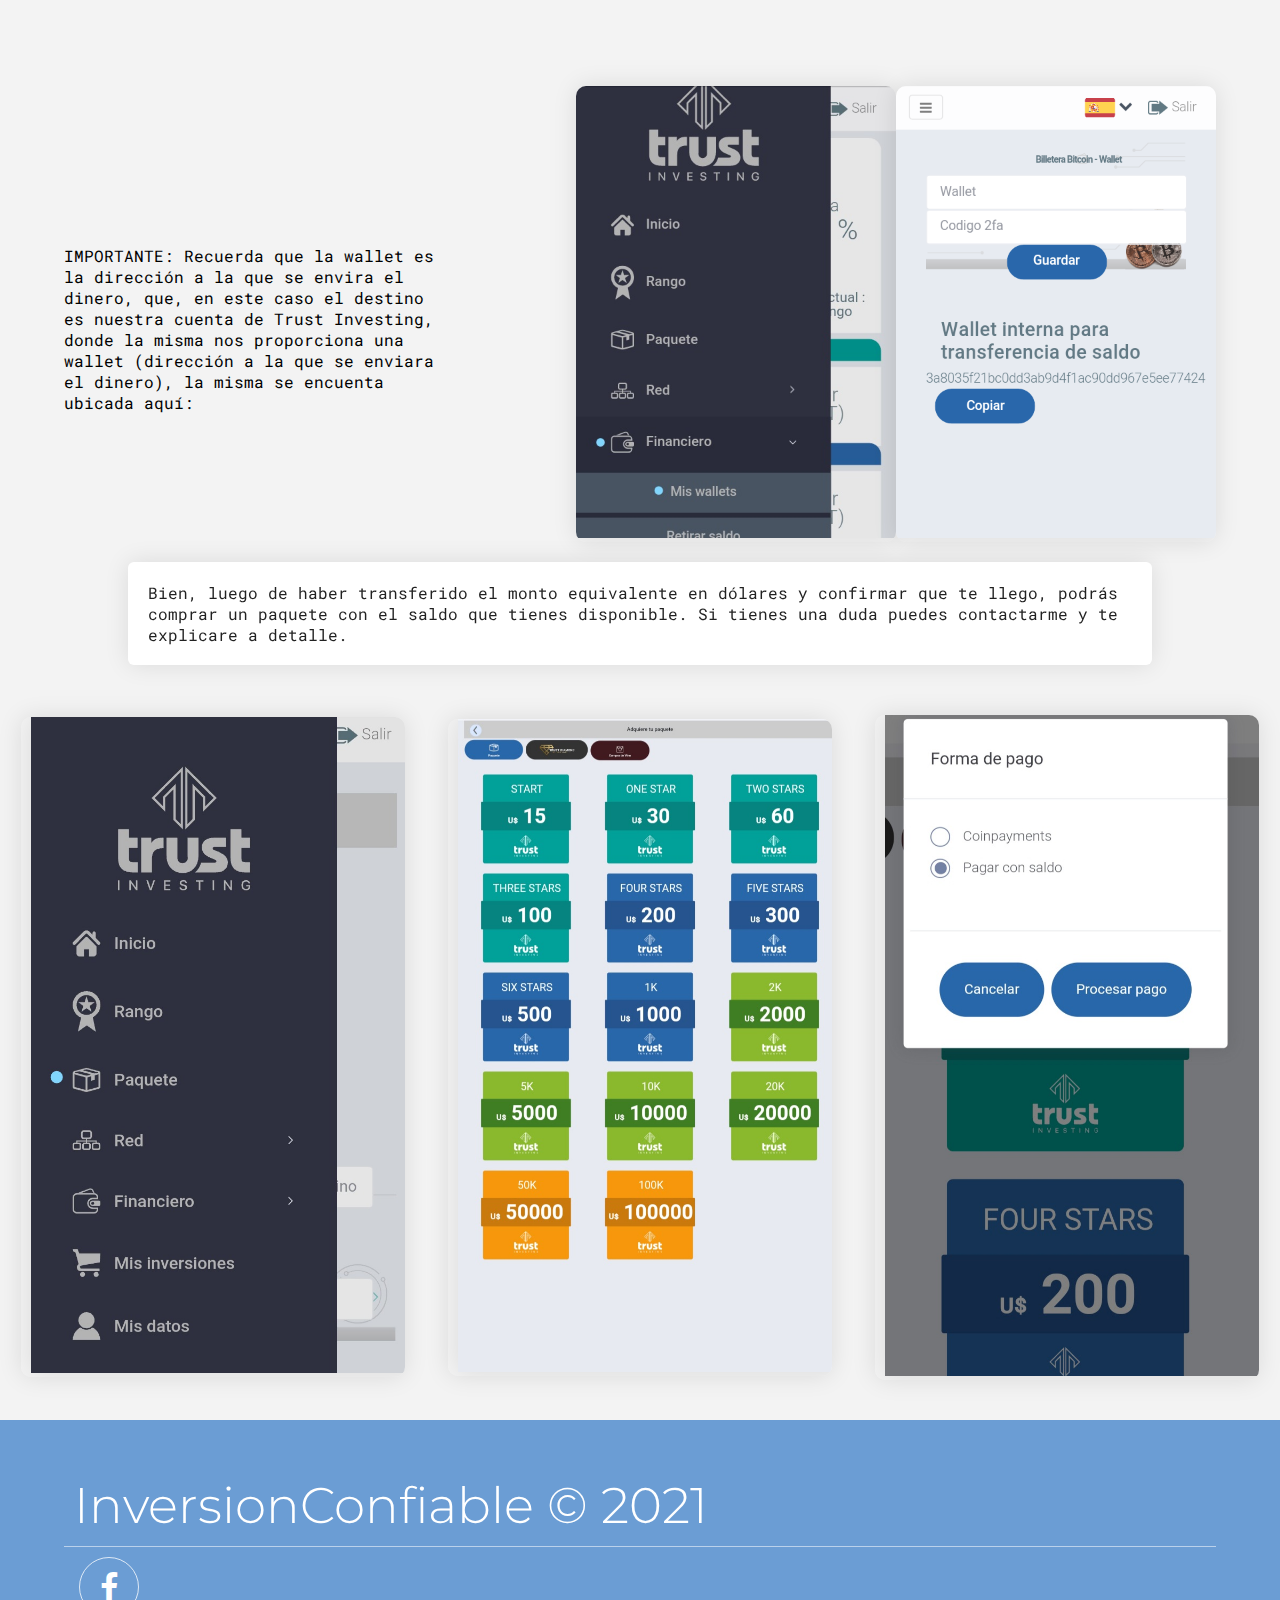
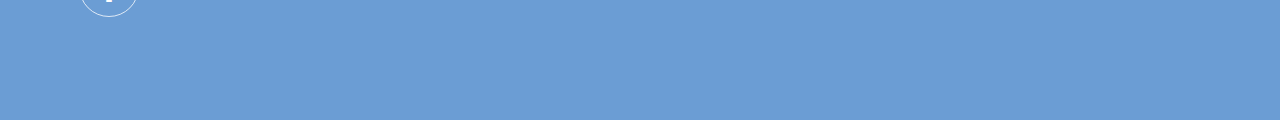
<file: Como-comprar-un-paquete/index.html>
<!DOCTYPE html>
<html lang="es">
<head>
    <meta charset="UTF-8">
    <meta http-equiv="X-UA-Compatible" content="IE=edge">
    <meta name="viewport" content="width=device-width, initial-scale=1.0">
    <title>Document</title>
    <link rel="stylesheet" href="style.css">
    <link rel="stylesheet" href="style/fontello.css">
    <link rel="stylesheet" href="style/fontello2.css">
</head>
<body>
    <div class="hamburguer2">
        <a href="../index.html"><i class="icon-home fijo"></i></a>
    </div>
    <div class="contenedor-fondo">
        <img src="Imagenes/1de2.png" alt="" class="imagenbody">
    </div>
    <div class="contenedor-fondo2">
        <img src="Imagenes/2de2.png" alt="" class="imagenbody">
    </div>
    <div class="what">
        <a href="https://www.facebook.com/profile.php?id=100055471050534">
            <img src="../Imagenes/messenger.svg" alt="" class="logo ">
        </a>
    </div>
    <nav class="menu-navegacion">
        <div class="contenido-navegacion">
            <a href="../Quien-Soy2/index.html" class="especial">¿Quien soy?<i class="icon-user edit"></i></a>
            <a href="../Como-Registrarme-en-TrustInvesting/index.html">¿Como Registrarme en TrustInvesting?<i class="icon-login edit"></i></a>
            <a href="../Plan Pasivo e Interes Compuesto/index.html">Plan Pasivo e Interes Compuesto <i class="icon-dollar edit"></i></a>
            <a href="../Plan-De-Compensacion-y-Detalles/index.html">Plan de Compensación y Detalles <i class="icon-money edit"></i></a>
            <a href="../Rango-o-Plan-de-Carreras/index.html">Rango o Plan de Carreras <i class="icon-child edit"></i></a>
            <a href="#">Como comprar un paquete<i class="icon-box edit"></i></a>
            <a href="../Preguntas-Frecuentes/index.html">Preguntas Frecuentes <i class="icon-help edit"></i></a>
        </div>
    </nav>
    <img src="Imagenes/bx-menu-alt-left.svg" alt="" class="hamburguer">
    <div class="hola"></div>

    <main class="cards-1">
        <div class="card2 card-blog">
            <div class="table">
                <p><strong class="primero">¿Cómo Comprar un paquete en Trust Investing?</strong></p>
                    <br>
                    <br>
                    <p>Para comprar un paquete en Trust Invsting lo primero que necesitamos es una billetera virtual, ¿Qué es una billetera virtual? Es como su nombre lo indica, una billetera con la capacidad de almacenar activos virtuales que, en resumen, te permite guardar tus criptoactivos para luego realizar distintas operaciones por medio de ella, imaginemos que es como una cuenta de banco, donde te permite hacer transferencias y pagos a través de un código cuenta, éste, en nuestra billetera virtual, se traduce como la wallet, la misma nos permite realizar pagos y transferencias con criptomonedas dentro de la misma.</p>
                    <br>
                    <p>Yo utilizo LocalBitcoins, es un startup que sirve como intermediario entre vendedores y compradores de bitcoins y otras monedas, los usuarios pueden publicar anuncios de compra o venta en la plataforma, fijando ellos mismos las tasas, métodos de pago y condiciones para sus operaciones comerciales.</p>
                    <br>
                    <p>Lo primero que necesitamos luego de tener una billetera virtual (crearnos una cuenta) es comprar bitcoins por medio de este, importante tener en cuenta el equivalente de Bitcoins a Theters o dólares:</p>
            </div>
        </div>
        <!--Pasos para el registro-->
        <section class="section-pasos">
            <div class="imagenes-juntas">

                <div class="imagen-registro">
                    <img src="Imagenes/localBitcoin.jpg" alt="">
                </div>
                <div class="imagen-registro">
                    <img src="Imagenes/localBitcoin2.jpg" alt="">
                </div>
            </div>
        </section>

        <div class="card2 card-blog">
            <div class="table">
                    <p>Para posteriormente realizar una transferencia hacia nuestra cuenta de Trust Investing, aquí abajo te estaré dejando un ejemplo de cómo hacer una transferencia por medio de Local Bitcoin</p>
            </div>
        </div>
        <iframe width="560" height="315" src="https://www.youtube.com/embed/TZbU_ztqazA" title="YouTube video player" frameborder="0" allow="accelerometer; autoplay; clipboard-write; encrypted-media; gyroscope; picture-in-picture" allowfullscreen class="video"></iframe>

        <section class="section-pasos">
            <div class="contenedor2">
                <div class="pasos">
                    <p>IMPORTANTE: Recuerda que la wallet es la dirección a la que se envira el dinero, que, en este caso el destino es nuestra cuenta de Trust Investing, donde la misma nos proporciona una wallet (dirección a la que se enviara el dinero), la misma se encuenta ubicada aquí:</p>
                </div>
            </div>
            <div class="imagenes-juntas">
                <div class="imagen-registro">
                    <img src="Imagenes/wallet1modificado.jpg" alt="">
                </div>
                <div class="imagen-registro">
                    <img src="Imagenes/wallet2.png" alt="">
                </div>
            </div>
        </section>

        <div class="card2 card-blog">
            <div class="table">
                    <p>Bien, luego de haber transferido el monto equivalente en dólares y confirmar que te llego, podrás comprar un paquete con el saldo que tienes disponible. Si tienes una duda puedes contactarme y te explicare a detalle.</p>
            </div>
        </div>
        <section class="section-pasos">
            <div class="imagenes-juntas2">

                <div class="imagen-registro2">
                    <img src="Imagenes/paqueteseditado.jpg" alt="">
                </div>
                <div class="imagen-registro2">
                    <img src="Imagenes/paquetes2.jpg" alt="">
                </div>
                <div class="imagen-registro2">
                    <img src="Imagenes/paquetes3.jpg" alt="">
                </div>
            </div>
        </section>

    </main>
    <footer>
        <div class="contenedor">
            <p class="copy">InversionConfiable &copy; 2021</p>
            <div class="sociales">
                <a class="icon-facebook" href="https://www.facebook.com/profile.php?id=100055471050534"></a>
            </div>
        </div>
    </footer>
    <script src="codigo.js"></script>
</body>
</html>
</file>
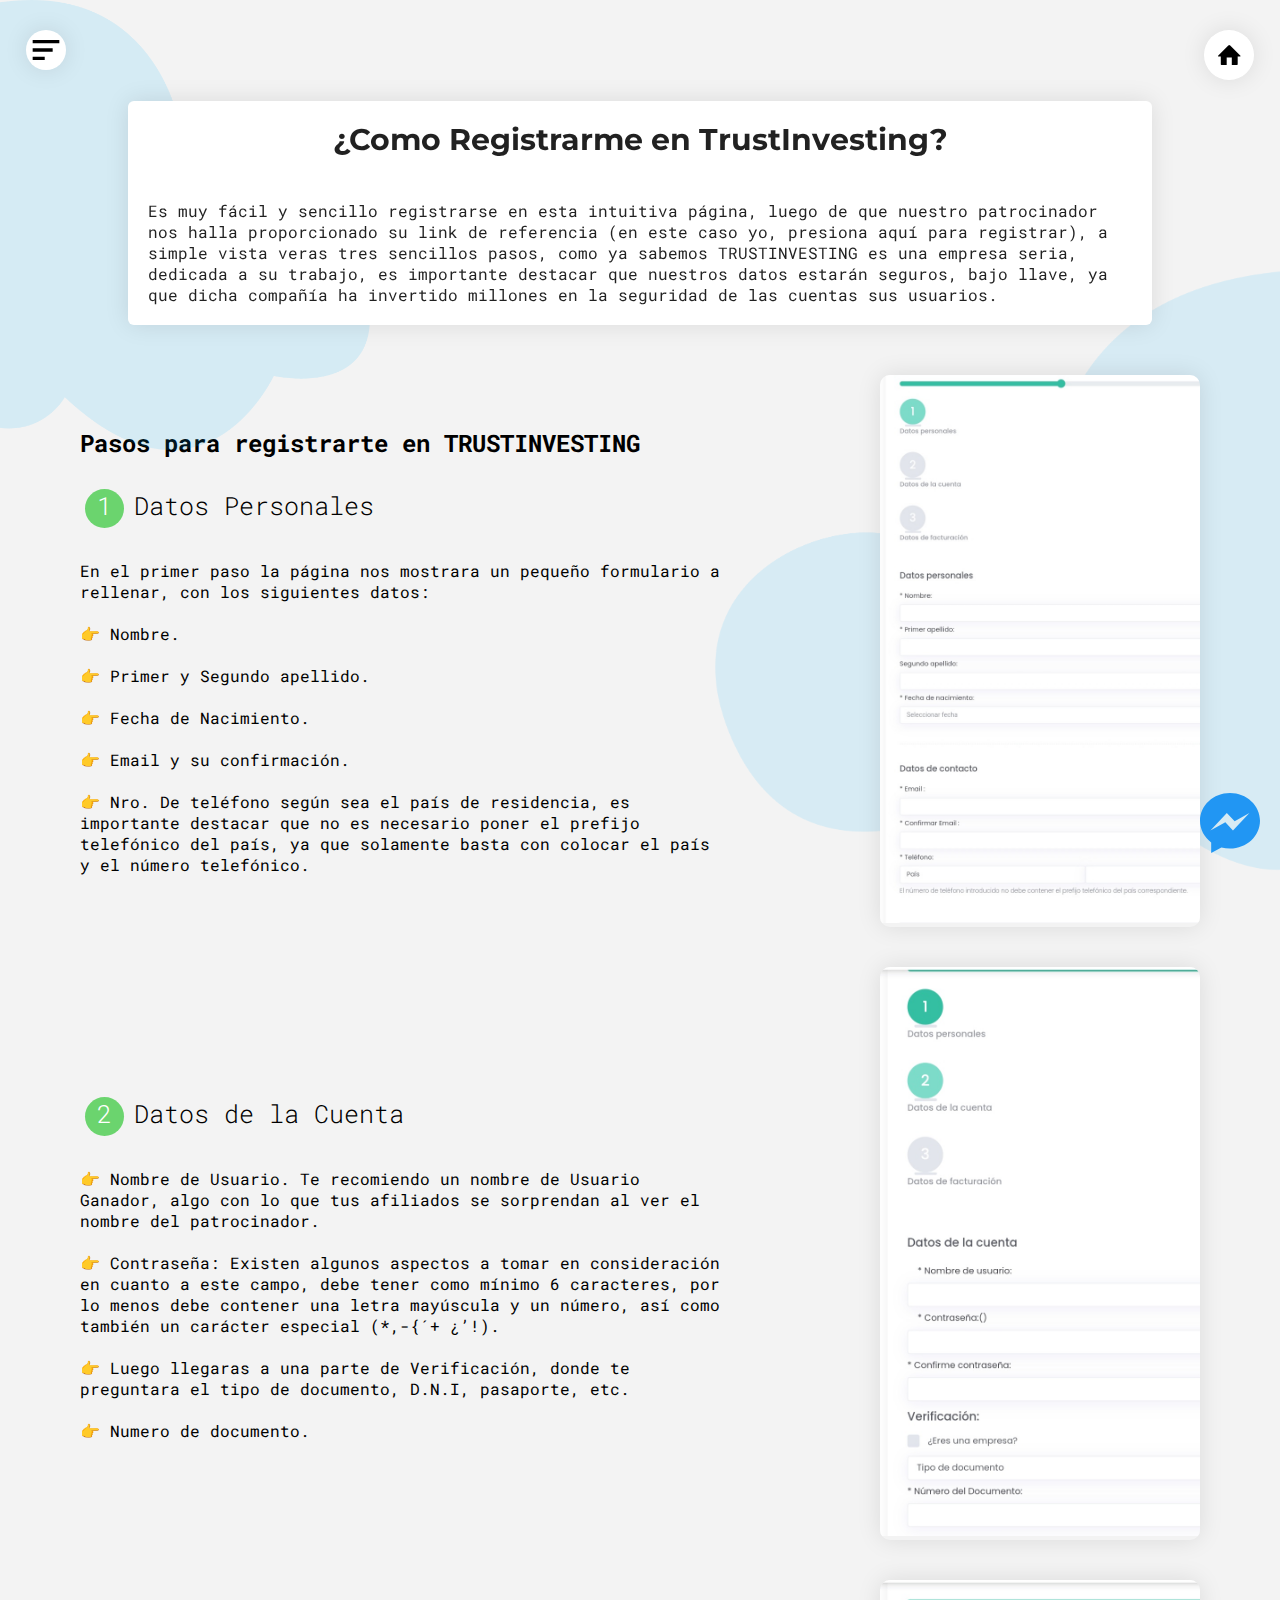
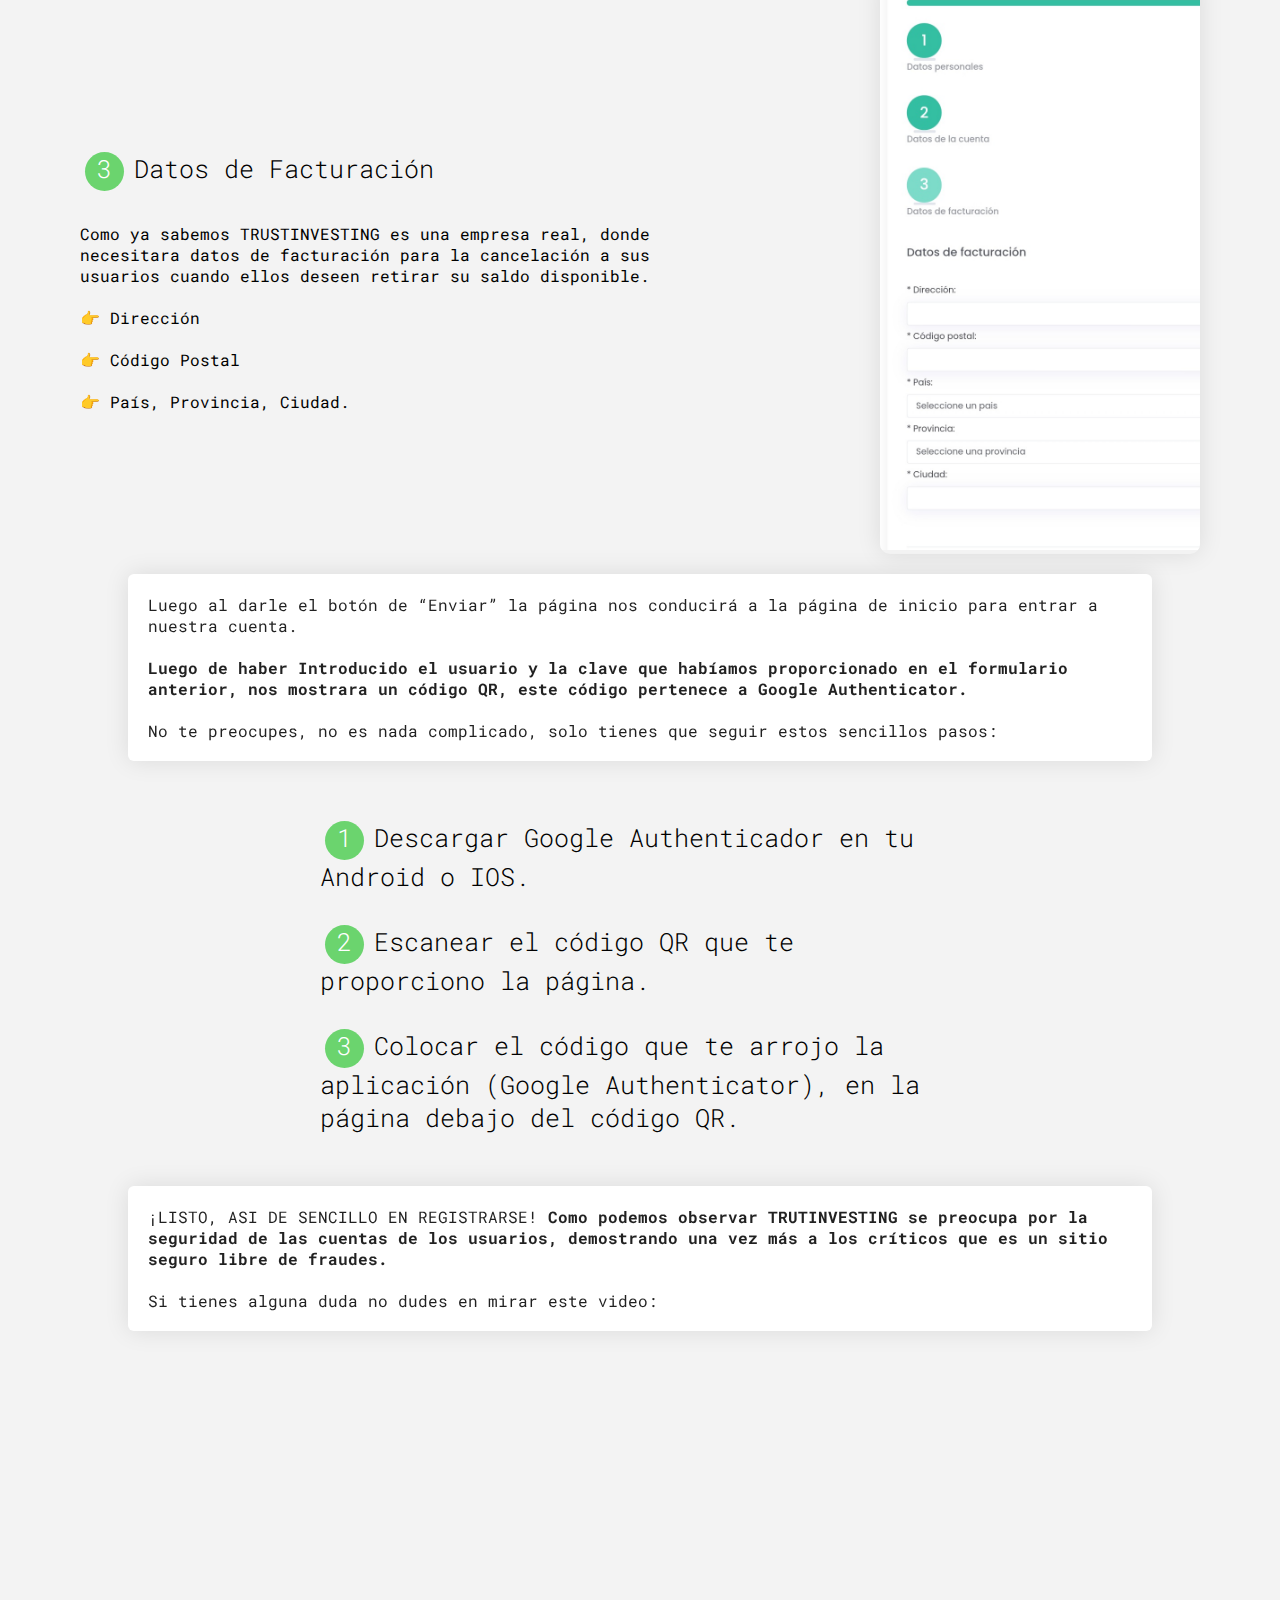
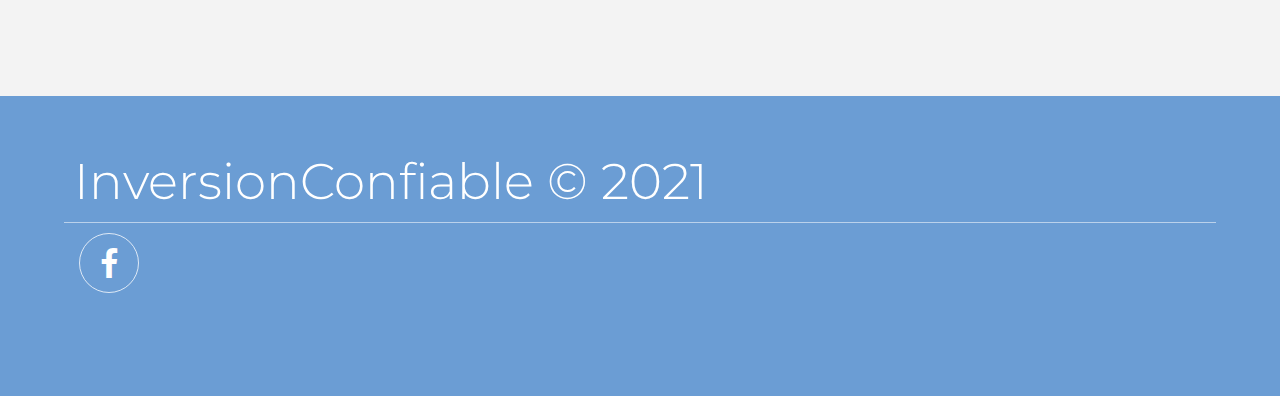
<file: Como-Registrarme-en-TrustInvesting/index.html>
<!DOCTYPE html>
<html lang="es">
<head>
    <meta charset="UTF-8">
    <meta http-equiv="X-UA-Compatible" content="IE=edge">
    <meta name="viewport" content="width=device-width, initial-scale=1.0">
    <title>Document</title>
    <link rel="stylesheet" href="style.css">
    <link rel="stylesheet" href="style/fontello.css">
    <link rel="stylesheet" href="style/fontello2.css">
</head>
<body>
    <div class="hamburguer2">
        <a href="../index.html"><i class="icon-home fijo"></i></a>
    </div>
    <div class="contenedor-fondo">
        <img src="Imagenes/1de2.png" alt="" class="imagenbody">
    </div>
    <div class="contenedor-fondo2">
        <img src="Imagenes/2de2.png" alt="" class="imagenbody">
    </div>
    <div class="what">
        <a href="https://www.facebook.com/profile.php?id=100055471050534">
            <img src="../Imagenes/messenger.svg" alt="" class="logo ">
        </a>
    </div>
    <nav class="menu-navegacion">
        <div class="contenido-navegacion">
            <a href="../Quien-Soy2/index.html" class="especial">¿Quien soy?<i class="icon-user edit"></i></a>
            <a href="#">¿Como Registrarme en TrustInvesting?<i class="icon-login edit"></i></a>
            <a href="../Plan Pasivo e Interes Compuesto/index.html">Plan Pasivo e Interes Compuesto <i class="icon-dollar edit"></i></a>
            <a href="../Plan-De-Compensacion-y-Detalles/index.html">Plan de Compensación y Detalles <i class="icon-money edit"></i></a>
            <a href="../Rango-o-Plan-de-Carreras/index.html">Rango o Plan de Carreras <i class="icon-child edit"></i></a>
            <a href="../Como-comprar-un-paquete/index.html">Como comprar un paquete<i class="icon-box edit"></i></a>
            <a href="../Preguntas-Frecuentes/index.html">Preguntas Frecuentes <i class="icon-help edit"></i></a>
        </div>
    </nav>
    <img src="Imagenes/bx-menu-alt-left.svg" alt="" class="hamburguer">
    <div class="hola"></div>

    <main class="cards-1">
        <div class="card2 card-blog">
            <div class="table">
                <p><strong class="primero">¿Como Registrarme en TrustInvesting?</strong></p>
                    <br>
                    <br>
                    <p>Es muy fácil y sencillo registrarse en esta intuitiva página, luego de que nuestro patrocinador nos halla proporcionado su link de referencia (en este caso yo, presiona aquí para registrar), a simple vista veras tres sencillos pasos, como ya sabemos TRUSTINVESTING es una empresa seria, dedicada a su trabajo, es importante destacar que nuestros datos estarán seguros, bajo llave, ya que dicha compañía ha invertido millones en la seguridad de las cuentas sus usuarios.</p>
            </div>
        </div>
        <!--Pasos para el registro-->
        <section class="section-pasos">
            <div class="contenedor">
                <h2 class="sobre-nosotros">Pasos para registrarte en TRUSTINVESTING</h2>
                <div class="pasos">
                    <h3 class="subtitulo"><span>1</span>Datos Personales</h3>
                    <p class="parrafo"> En el primer paso la página nos mostrara un pequeño formulario a rellenar, con los siguientes datos:</p>
                    <br>
                    <ul>
                        <li>👉 Nombre.</li>
                        <br>
                        <li>👉 Primer y Segundo apellido.</li>
                        <br>
                        <li>👉 Fecha de Nacimiento.</li>
                        <br>
                        <li>👉 Email y su confirmación.</li>
                        <br>
                        <li>👉 Nro. De teléfono según sea el país de residencia, es importante destacar que no es necesario poner el prefijo telefónico del país, ya que solamente basta con colocar el país y el número telefónico.</li>
                    </ul>
                </div>
            </div>
            <div class="imagen-registro">
                <img src="Imagenes/Primero.jpg" alt="">
            </div>
        </section>
        <section class="section-pasos">

            <div class="contenedor">
                <div class="pasos">
                    <h3 class="subtitulo"><span>2</span>Datos de la Cuenta</h3>
                    <ul>
                        <li>👉 Nombre de Usuario. Te recomiendo un nombre de Usuario Ganador, algo con lo que tus afiliados se sorprendan al ver el  nombre del patrocinador.</li>
                        <br>
                        <li>👉 Contraseña: Existen algunos aspectos a tomar en consideración en cuanto a este campo, debe tener como mínimo 6 caracteres, por lo menos debe contener una letra mayúscula y un número, así como también un carácter especial (*,-{´+ ¿’!).</li>
                        <br>
                        <li>👉 Luego llegaras a una parte de Verificación, donde te preguntara el tipo de documento, D.N.I, pasaporte, etc.</li>
                        <br>
                        <li>👉 Numero de documento.</li>
                    </ul>
                </div>
            </div>
            <div class="imagen-registro">
                <img src="Imagenes/Segundo.jpg" alt="">
            </div>
        </section>
        <section class="section-pasos">
            <div class="contenedor">
                <div class="pasos">
                    <h3 class="subtitulo"><span>3</span>Datos de Facturación</h3>
                    <p class="parrafo">Como ya sabemos TRUSTINVESTING es una empresa real, donde necesitara datos de facturación para la cancelación a sus usuarios cuando ellos deseen retirar su saldo disponible.</p>
                    <br>
                    <ul>
                        <li>👉 Dirección</li>
                        <br>
                        <li>👉 Código Postal</li>
                        <br>
                        <li>👉 País, Provincia, Ciudad.</li>
                    </ul>
                </div>
            </div>
            <div class="imagen-registro">
                <img src="Imagenes/tercero.jpg" alt="">
            </div>
        </section>
        <div class="card2 card-blog">
            <div class="table">
                    <p>Luego al darle el botón de “Enviar” la página nos conducirá a la página de inicio para entrar a nuestra cuenta.</p>
                    <br>
                    <p><strong> Luego de haber Introducido el usuario y la clave que habíamos proporcionado en el formulario anterior, nos mostrara un código QR, este código pertenece a Google Authenticator.</strong></p>
                    <br>
                    <p>No te preocupes, no es nada complicado, solo tienes que seguir estos sencillos pasos:</p>
            </div>
        </div>
        <div class="contenedor">
            <h2 class="sobre-nosotros"></h2>
            <div class="pasos">
                <h3 class="subtitulo"><span>1</span>Descargar Google Authenticador en tu Android o IOS.</h3>
            </div>
            <div class="pasos">
                <h3 class="subtitulo"><span>2</span>Escanear el código QR que te proporciono la página.</h3>
            </div>
            <div class="pasos">
                <h3 class="subtitulo"><span>3</span>Colocar el código que te arrojo la aplicación (Google Authenticator), en la página debajo del código QR.</h3>
            </div>
        </div>
        <div class="card2 card-blog">
            <div class="table">
                    <p>¡LISTO, ASI DE SENCILLO EN REGISTRARSE! <strong>Como podemos observar TRUTINVESTING se preocupa por la seguridad de las cuentas de los usuarios, demostrando una vez más a los críticos que es un sitio seguro libre de fraudes.</strong></p>
                    <br>
                    <p>Si tienes alguna duda no dudes en mirar este video:</p>
            </div>
        </div>
        <iframe width="560" height="315" src="https://www.youtube.com/embed/Eizj1Axgg-s" title="YouTube video player" frameborder="0" allow="accelerometer; autoplay; clipboard-write; encrypted-media; gyroscope; picture-in-picture" allowfullscreen class="video"></iframe>

    </main>
    <footer>
        <div class="contenedor">
            <p class="copy">InversionConfiable &copy; 2021</p>
            <div class="sociales">
                <a class="icon-facebook" href="https://www.facebook.com/profile.php?id=100055471050534"></a>
            </div>
        </div>
    </footer>
    <script src="codigo.js"></script>
</body>
</html>
</file>
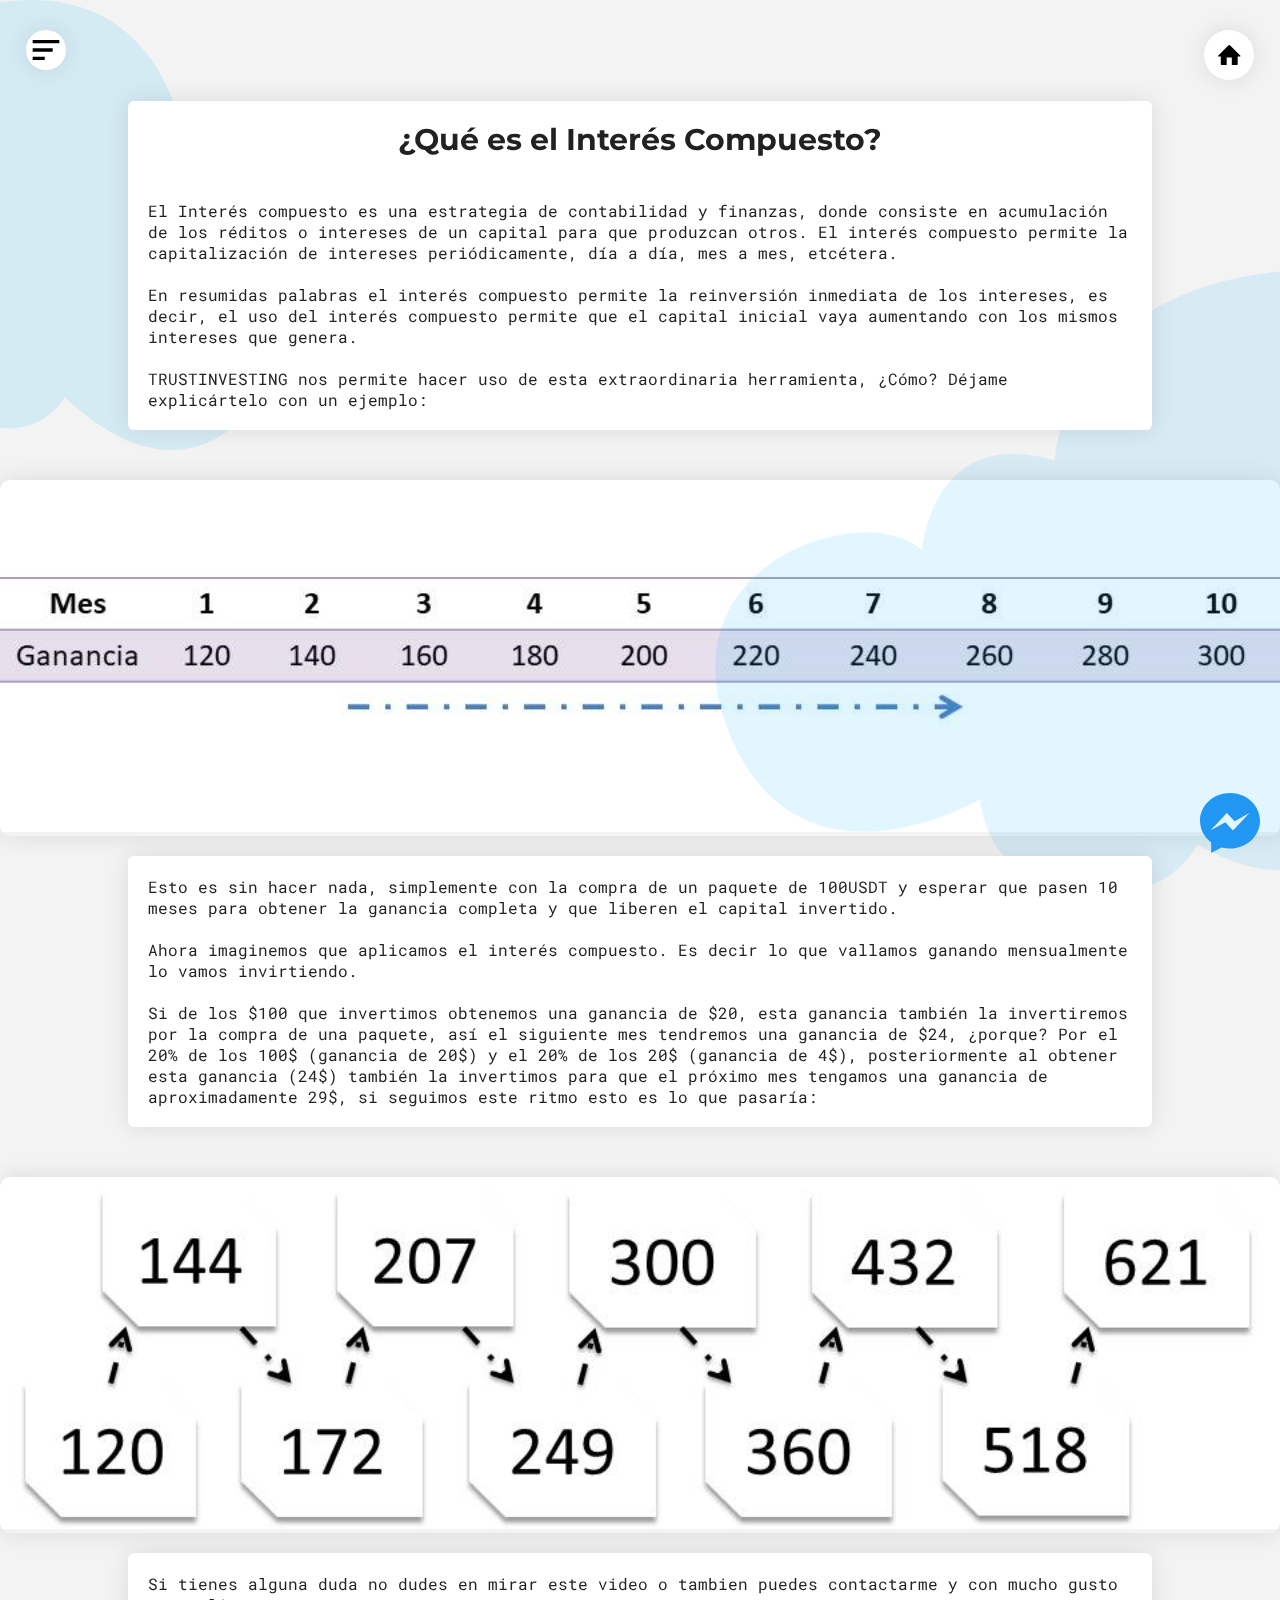
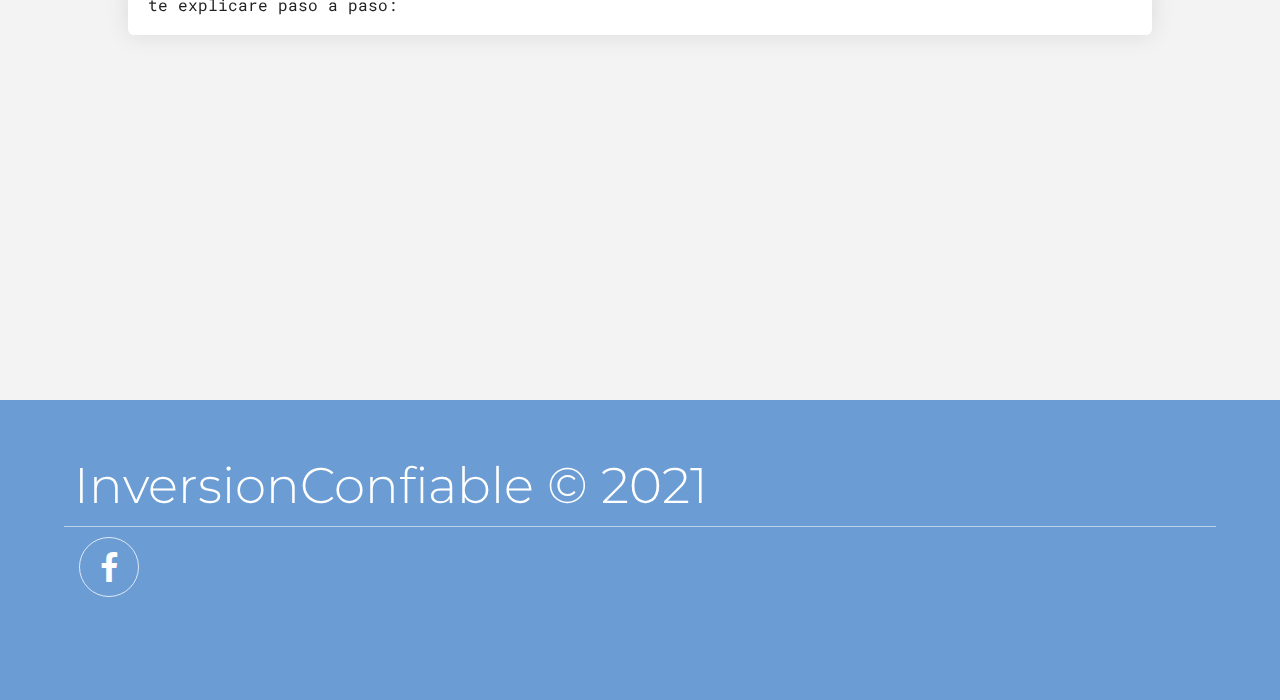
<file: Plan Pasivo e Interes Compuesto/index.html>
<!DOCTYPE html>
<html lang="es">
<head>
    <meta charset="UTF-8">
    <meta http-equiv="X-UA-Compatible" content="IE=edge">
    <meta name="viewport" content="width=device-width, initial-scale=1.0">
    <title>Document</title>
    <link rel="stylesheet" href="style.css">
    <link rel="stylesheet" href="style/fontello.css">
    <link rel="stylesheet" href="style/fontello2.css">
</head>
<body>
    <div class="hamburguer2">
        <a href="../index.html"><i class="icon-home fijo"></i></a>
    </div>
    <div class="contenedor-fondo">
        <img src="Imagenes/1de2.png" alt="" class="imagenbody">
    </div>
    <div class="contenedor-fondo2">
        <img src="Imagenes/2de2.png" alt="" class="imagenbody">
    </div>
    <div class="what">
        <a href="https://www.facebook.com/profile.php?id=100055471050534">
            <img src="../Imagenes/messenger.svg" alt="" class="logo ">
        </a>
    </div>
    <nav class="menu-navegacion">
        <div class="contenido-navegacion">
            <a href="../Quien-Soy2/index.html" class="especial">¿Quien soy?<i class="icon-user edit"></i></a>
            <a href="../Como-Registrarme-en-TrustInvesting/index.html">¿Como Registrarme en TrustInvesting?<i class="icon-login edit"></i></a>
            <a href="#">Plan Pasivo e Interes Compuesto <i class="icon-dollar edit"></i></a>
            <a href="../Plan-De-Compensacion-y-Detalles/index.html">Plan de Compensación y Detalles <i class="icon-money edit"></i></a>
            <a href="../Rango-o-Plan-de-Carreras/index.html">Rango o Plan de Carreras <i class="icon-child edit"></i></a>
            <a href="../Como-comprar-un-paquete/index.html">Como comprar un paquete<i class="icon-box edit"></i></a>
            <a href="../Preguntas-Frecuentes/index.html">Preguntas Frecuentes <i class="icon-help edit"></i></a>
        </div>
    </nav>
    <img src="Imagenes/bx-menu-alt-left.svg" alt="" class="hamburguer">
    <div class="hola"></div>

    <main class="cards-1">
        <div class="card2 card-blog">
            <div class="table">
                <p><strong class="primero">¿Qué es el Interés Compuesto?</strong></p>
                    <br>
                    <br>
                    <p>El Interés compuesto es una estrategia de contabilidad y finanzas, donde consiste en acumulación de los réditos o intereses de un capital para que produzcan otros. El interés compuesto permite la capitalización de intereses periódicamente, día a día, mes a mes, etcétera.</p>
                    <br>
                    <p>En resumidas palabras el interés compuesto permite la reinversión inmediata de los intereses, es decir, el uso del interés compuesto permite que el capital inicial vaya aumentando con los mismos intereses que genera.</p>
                    <br>
                    <p>TRUSTINVESTING nos permite hacer uso de esta extraordinaria herramienta, ¿Cómo? Déjame explicártelo con un ejemplo:</p>
            </div>
        </div>
        <div class="imagen-registro">
            <img src="Imagenes/Presentación1.jpg" alt="">
        </div>
        <!--Pasos para el registro-->
        <div class="card2 card-blog">
            <div class="table">
                <p>Esto es sin hacer nada, simplemente con la compra de un paquete de 100USDT y esperar que pasen 10 meses para obtener la ganancia completa y que liberen el capital  invertido.</p>
                <br>
                <p>Ahora imaginemos que aplicamos el interés compuesto. Es decir lo que vallamos ganando mensualmente lo vamos invirtiendo.</p>
                <br>
                <p>Si de los $100 que invertimos obtenemos una ganancia de $20, esta ganancia también la invertiremos por la compra de una paquete, así el siguiente mes tendremos una ganancia de $24, ¿porque? Por el 20% de los 100$ (ganancia de 20$) y el 20% de los 20$ (ganancia de 4$), posteriormente al obtener esta ganancia (24$) también la invertimos para que el próximo mes tengamos una ganancia de aproximadamente 29$, si seguimos este ritmo esto es lo que pasaría:</p>
            </div>
        </div>
        <div class="imagen-registro">
            <img src="Imagenes/InteresCompuesto2.jpg" alt="">
        </div>

        <div class="card2 card-blog">
            <div class="table">
                <p>Si tienes alguna duda no dudes en mirar este video o tambien puedes contactarme y con mucho gusto te explicare paso a paso:</p>
            </div>
        </div>
        <iframe width="560" height="315" src="https://www.youtube.com/embed/N_bTGUm6r44" title="YouTube video player" frameborder="0" allow="accelerometer; autoplay; clipboard-write; encrypted-media; gyroscope; picture-in-picture" allowfullscreen class="video"></iframe>
    </main>
    <footer>
        <div class="contenedor">
            <p class="copy">InversionConfiable &copy; 2021</p>
            <div class="sociales">
                <a class="icon-facebook" href="https://www.facebook.com/profile.php?id=100055471050534"></a>
            </div>
        </div>
    </footer>
    <script src="codigo.js"></script>
</body>
</html>
</file>
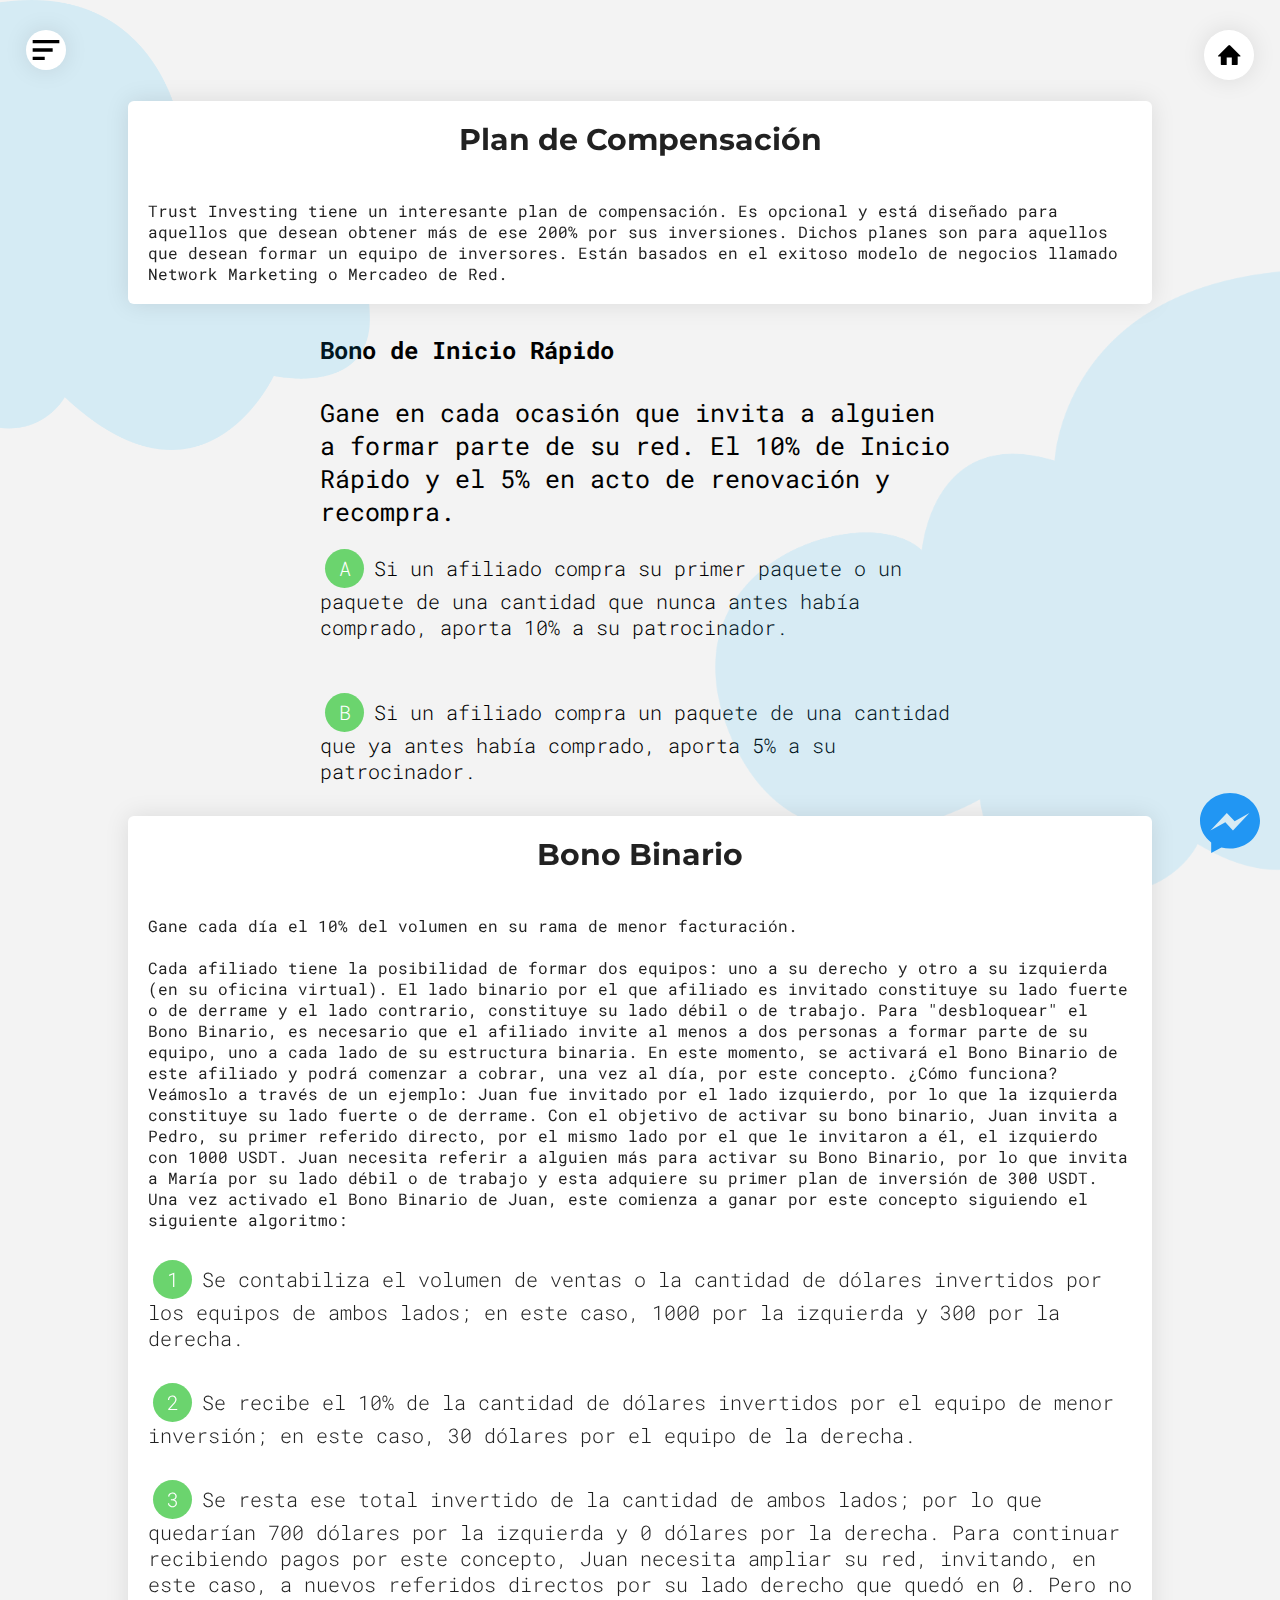
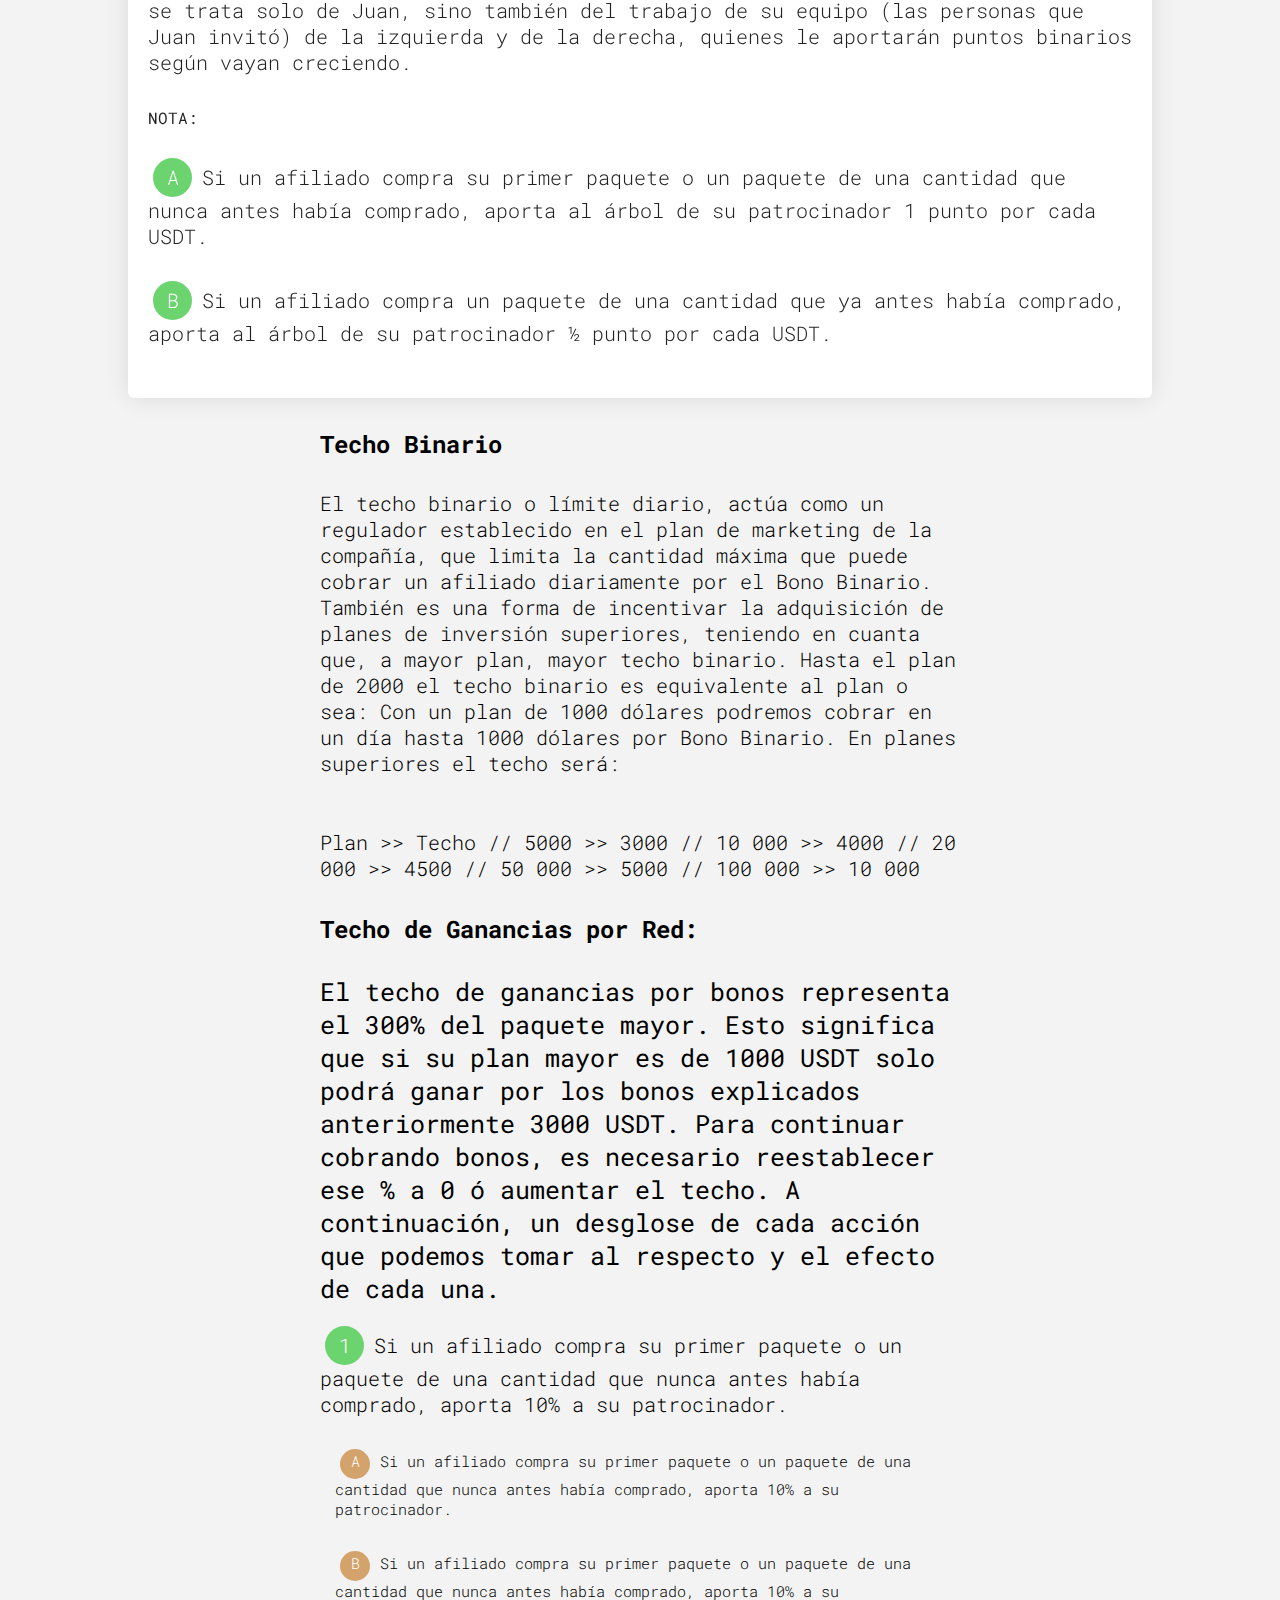
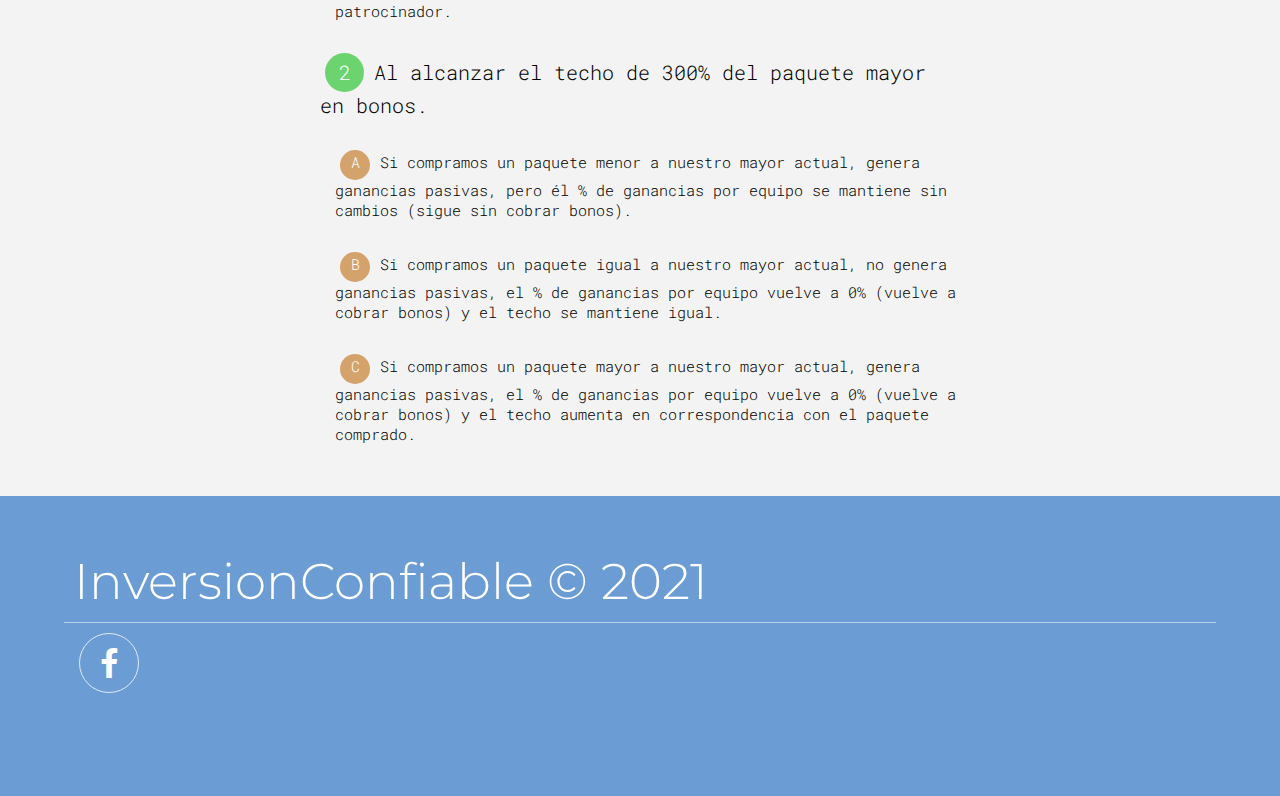
<file: Plan-De-Compensacion-y-Detalles/index.html>
<!DOCTYPE html>
<html lang="es">
<head>
    <meta charset="UTF-8">
    <meta http-equiv="X-UA-Compatible" content="IE=edge">
    <meta name="viewport" content="width=device-width, initial-scale=1.0">
    <title>Document</title>
    <link rel="stylesheet" href="style.css">
    <link rel="stylesheet" href="style/fontello.css">
    <link rel="stylesheet" href="style/fontello2.css">
</head>
<body>
    <div class="hamburguer2">
        <a href="../index.html"><i class="icon-home fijo"></i></a>
    </div>
    <div class="contenedor-fondo">
        <img src="Imagenes/1de2.png" alt="" class="imagenbody">
    </div>
    <div class="contenedor-fondo2">
        <img src="Imagenes/2de2.png" alt="" class="imagenbody">
    </div>
    <div class="what">
        <a href="https://www.facebook.com/profile.php?id=100055471050534">
            <img src="../Imagenes/messenger.svg" alt="" class="logo ">
        </a>
    </div>
    <nav class="menu-navegacion">
        <div class="contenido-navegacion">
            <a href="../Quien-Soy2/index.html" class="especial">¿Quien soy?<i class="icon-user edit"></i></a>
            <a href="../Como-Registrarme-en-TrustInvesting/index.html">¿Como Registrarme en TrustInvesting?<i class="icon-login edit"></i></a>
            <a href="../Plan Pasivo e Interes Compuesto/index.html">Plan Pasivo e Interes Compuesto <i class="icon-dollar edit"></i></a>
            <a href="#">Plan de Compensación y Detalles <i class="icon-money edit"></i></a>
            <a href="../Rango-o-Plan-de-Carreras/index.html">Rango o Plan de Carreras <i class="icon-child edit"></i></a>
            <a href="../Como-comprar-un-paquete/index.html">Como comprar un paquete<i class="icon-box edit"></i></a>
            <a href="../Preguntas-Frecuentes/index.html">Preguntas Frecuentes <i class="icon-help edit"></i></a>
        </div>
    </nav>
    <img src="Imagenes/bx-menu-alt-left.svg" alt="" class="hamburguer">
    <div class="hola"></div>

    <main class="cards-1">
        <section class="card2 card-blog">
            <div class="table">
                <p><strong class="primero">Plan de Compensación</strong></p>
                    <br>
                    <br>
                    <p>Trust Investing tiene un interesante plan de compensación. Es opcional y está diseñado para aquellos que desean obtener más de ese 200% por sus inversiones. Dichos planes son para aquellos que desean formar un equipo de inversores. Están basados en el exitoso modelo de negocios llamado Network Marketing o Mercadeo de Red.</p>
            </div>
        </section>
        <!--Pasos para el registro-->
        <section class="section-pasos">
            <div class="contenedor">
                <h2 class="sobre-nosotros">Bono de Inicio Rápido</h2>
                <div class="pasos">

                    <p class="subtitulo-principal">Gane en cada ocasión que invita a alguien a formar parte de su red. El 10% de Inicio Rápido y el 5% en acto de renovación y recompra.</p>
                    <br>
                    <p class="subtitulo"><span>A</span>Si un afiliado compra su primer paquete o un paquete de una cantidad que nunca antes había comprado, aporta 10% a su patrocinador.</p>
                </div>
                <div class="pasos">
                    <br>
                    <p class="subtitulo"><span>B</span>Si un afiliado compra un paquete de una cantidad que ya antes había comprado, aporta 5% a su patrocinador.</p>
                </div>
            </div>
        </section>

        <section class="card2 card-blog">
            <div class="table">
                <p><strong class="primero">Bono Binario</strong></p>
                    <br>
                    <br>
                    <p>Gane cada día el 10% del volumen en su rama de menor facturación.</p>
                    <br>
                    <p>Cada afiliado tiene la posibilidad de formar dos equipos: uno a su derecho y otro a su izquierda (en su oficina virtual). El lado binario por el que afiliado es invitado constituye su lado fuerte o de derrame y el lado contrario, constituye su lado débil o de trabajo. Para "desbloquear" el Bono Binario, es necesario que el afiliado invite al menos a dos personas a formar parte de su equipo, uno a cada lado de su estructura binaria. En este momento, se activará el Bono Binario de este afiliado y podrá comenzar a cobrar, una vez al día, por este concepto. ¿Cómo funciona? Veámoslo a través de un ejemplo: Juan fue invitado por el lado izquierdo, por lo que la izquierda constituye su lado fuerte o de derrame. Con el objetivo de activar su bono binario, Juan invita a Pedro, su primer referido directo, por el mismo lado por el que le invitaron a él, el izquierdo con 1000 USDT. Juan necesita referir a alguien más para activar su Bono Binario, por lo que invita a María por su lado débil o de trabajo y esta adquiere su primer plan de inversión de 300 USDT. Una vez activado el Bono Binario de Juan, este comienza a ganar por este concepto siguiendo el siguiente algoritmo:</p>
                    <div>
                        <h2 class="sobre-nosotros"></h2>
                        <div class="pasos">
                            <h3 class="subtitulo"><span>1</span>Se contabiliza el volumen de ventas o la cantidad de dólares invertidos por los equipos de ambos lados; en este caso, 1000 por la izquierda y 300 por la derecha.</h3>
                        </div>
                        <div class="pasos">
                            <h3 class="subtitulo"><span>2</span>Se recibe el 10% de la cantidad de dólares invertidos por el equipo de menor inversión; en este caso, 30 dólares por el equipo de la derecha.</h3>
                        </div>
                        <div class="pasos">
                            <h3 class="subtitulo"><span>3</span>Se resta ese total invertido de la cantidad de ambos lados; por lo que quedarían 700 dólares por la izquierda y 0 dólares por la derecha. Para continuar recibiendo pagos por este concepto, Juan necesita ampliar su red, invitando, en este caso, a nuevos referidos directos por su lado derecho que quedó en 0. Pero no se trata solo de Juan, sino también del trabajo de su equipo (las personas que Juan invitó) de la izquierda y de la derecha, quienes le aportarán puntos binarios según vayan creciendo.</h3>
                        </div>
                        <p class="subtitulo">NOTA:</p>
                        <div class="pasos">
                            <h3 class="subtitulo"><span>A</span>Si un afiliado compra su primer paquete o un paquete de una cantidad que nunca antes había comprado, aporta al árbol de su patrocinador 1 punto por cada USDT.</h3>
                        </div>
                        <div class="pasos">
                            <h3 class="subtitulo"><span>B</span>Si un afiliado compra un paquete de una cantidad que ya antes había comprado, aporta al árbol de su patrocinador ½ punto por cada USDT.</h3>
                        </div>
                    </div>
            </div>
        </section>
        <section class="section-pasos">
            <div class="contenedor">
                <h2 class="sobre-nosotros">Techo Binario</h2>
                <div class="pasos">
                    <p class="subtitulo">El techo binario o límite diario, actúa como un regulador establecido en el plan de marketing de la compañía, que limita la cantidad máxima que puede cobrar un afiliado diariamente por el Bono Binario. También es una forma de incentivar la adquisición de planes de inversión superiores, teniendo en cuanta que, a mayor plan, mayor techo binario. Hasta el plan de 2000 el techo binario es equivalente al plan o sea: Con un plan de 1000 dólares podremos cobrar en un día hasta 1000 dólares por Bono Binario. En planes superiores el techo será:</p>
                    <br>
                    <p class="subtitulo">Plan >> Techo // 5000 >> 3000 // 10 000 >> 4000 // 20 000 >> 4500 // 50 000 >> 5000 // 100 000 >> 10 000</p>
                </div>
            </div>
        </section>
        <section class="section-pasos">
            <div class="contenedor">
                <h2 class="sobre-nosotros">Techo de Ganancias por Red:</h2>
                <div class="pasos">
                    <p class="subtitulo-principal">El techo de ganancias por bonos representa el 300% del paquete mayor. Esto significa que si su plan mayor es de 1000 USDT solo podrá ganar por los bonos explicados anteriormente 3000 USDT. Para continuar cobrando bonos, es necesario reestablecer ese % a 0 ó aumentar el techo. A continuación, un desglose de cada acción que podemos tomar al respecto y el efecto de cada una.</p>
                    <br>
                    <p class="subtitulo"><span>1</span>Si un afiliado compra su primer paquete o un paquete de una cantidad que nunca antes había comprado, aporta 10% a su patrocinador.</p>
                    <p class="subtitulo-2"><span>A</span>Si un afiliado compra su primer paquete o un paquete de una cantidad que nunca antes había comprado, aporta 10% a su patrocinador.</p>
                    <p class="subtitulo-2"><span>B</span>Si un afiliado compra su primer paquete o un paquete de una cantidad que nunca antes había comprado, aporta 10% a su patrocinador.</p>
                </div>
                <div class="pasos">
                    <p class="subtitulo"><span>2</span>Al alcanzar el techo de 300% del paquete mayor en bonos.</p>
                    <p class="subtitulo-2"><span>A</span>Si compramos un paquete menor a nuestro mayor actual, genera ganancias pasivas, pero él % de ganancias por equipo se mantiene sin cambios (sigue sin cobrar bonos).</p>
                    <p class="subtitulo-2"><span>B</span>Si compramos un paquete igual a nuestro mayor actual, no genera ganancias pasivas, el % de ganancias por equipo vuelve a 0% (vuelve a cobrar bonos) y el techo se mantiene igual.</p>
                    <p class="subtitulo-2"><span>C</span>Si compramos un paquete mayor a nuestro mayor actual, genera ganancias pasivas, el % de ganancias por equipo vuelve a 0% (vuelve a cobrar bonos) y el techo aumenta en correspondencia con el paquete comprado.</p>
                </div>
            </div>

    </main>
    <footer>
        <div class="contenedor">
            <p class="copy">InversionConfiable &copy; 2021</p>
            <div class="sociales">
                <a class="icon-facebook" href="https://www.facebook.com/profile.php?id=100055471050534"></a>
            </div>
        </div>
    </footer>
    <script src="codigo.js"></script>
</body>
</html>
</file>
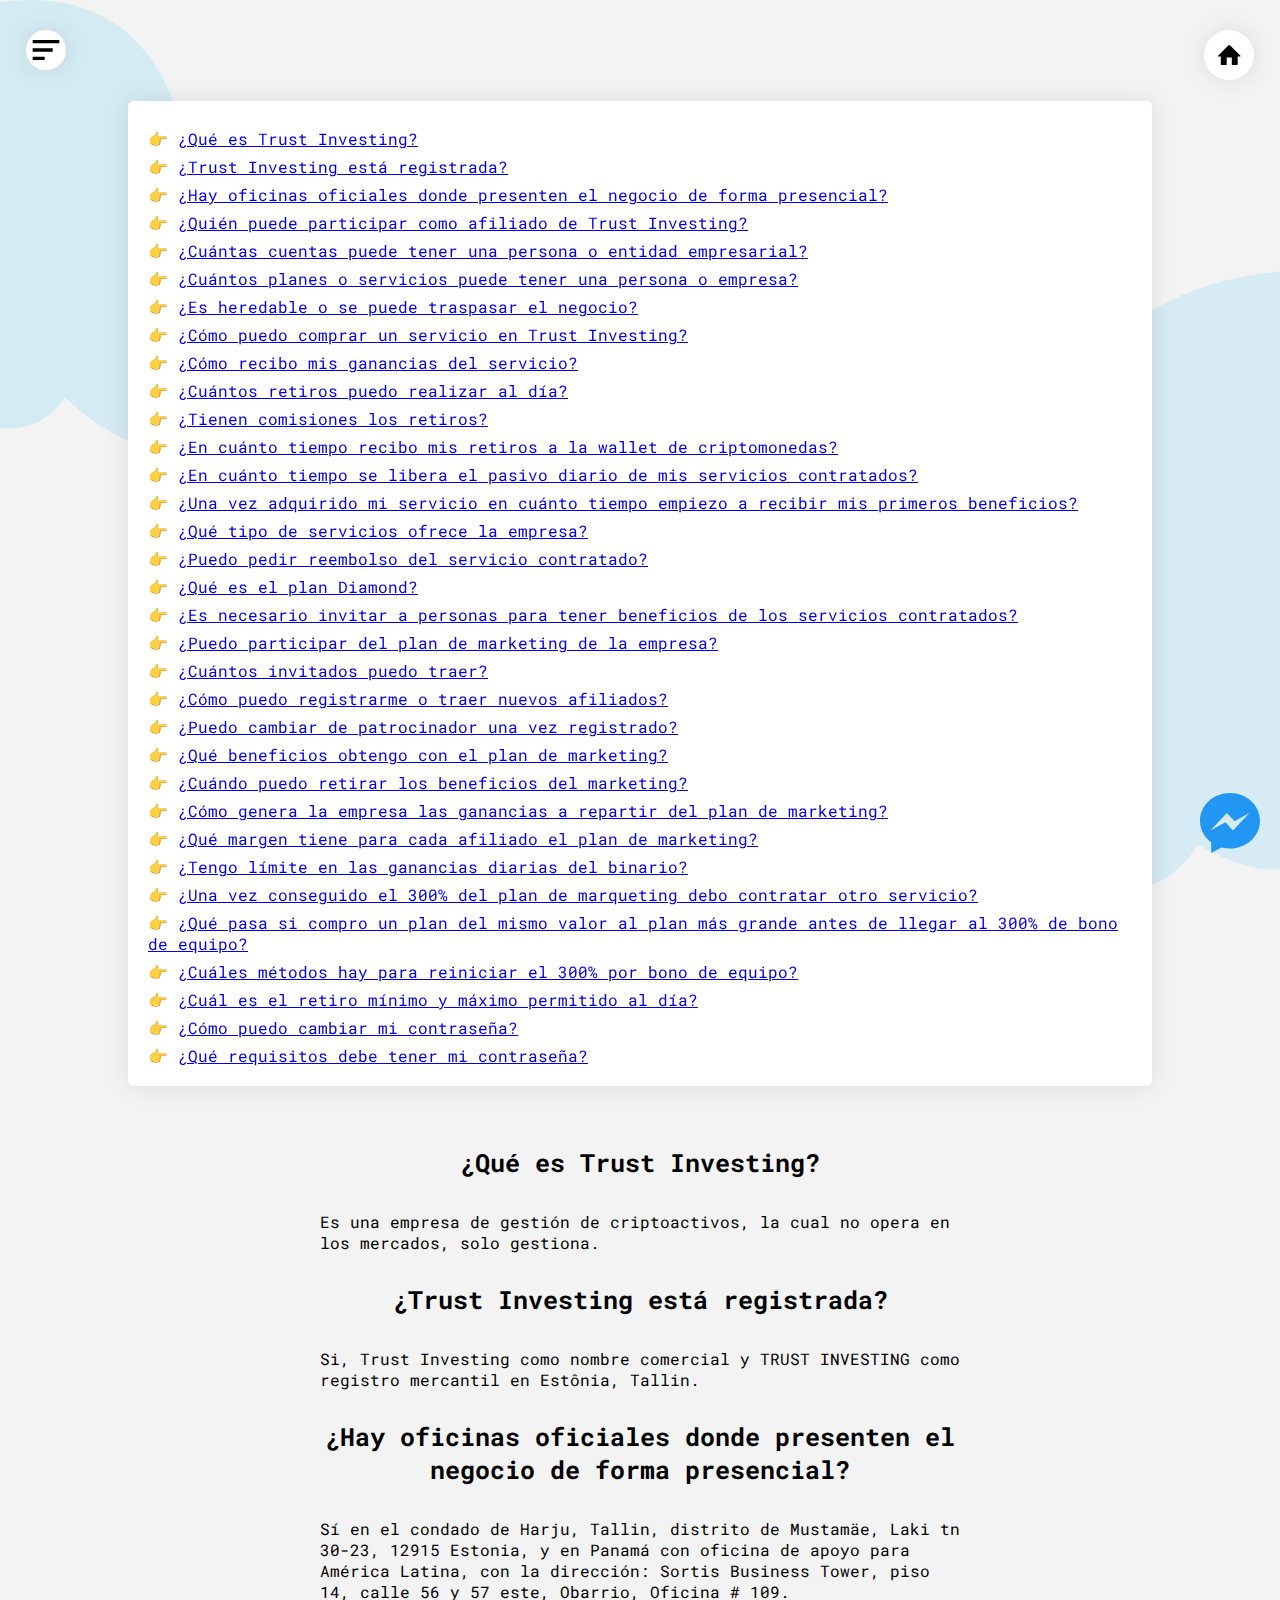
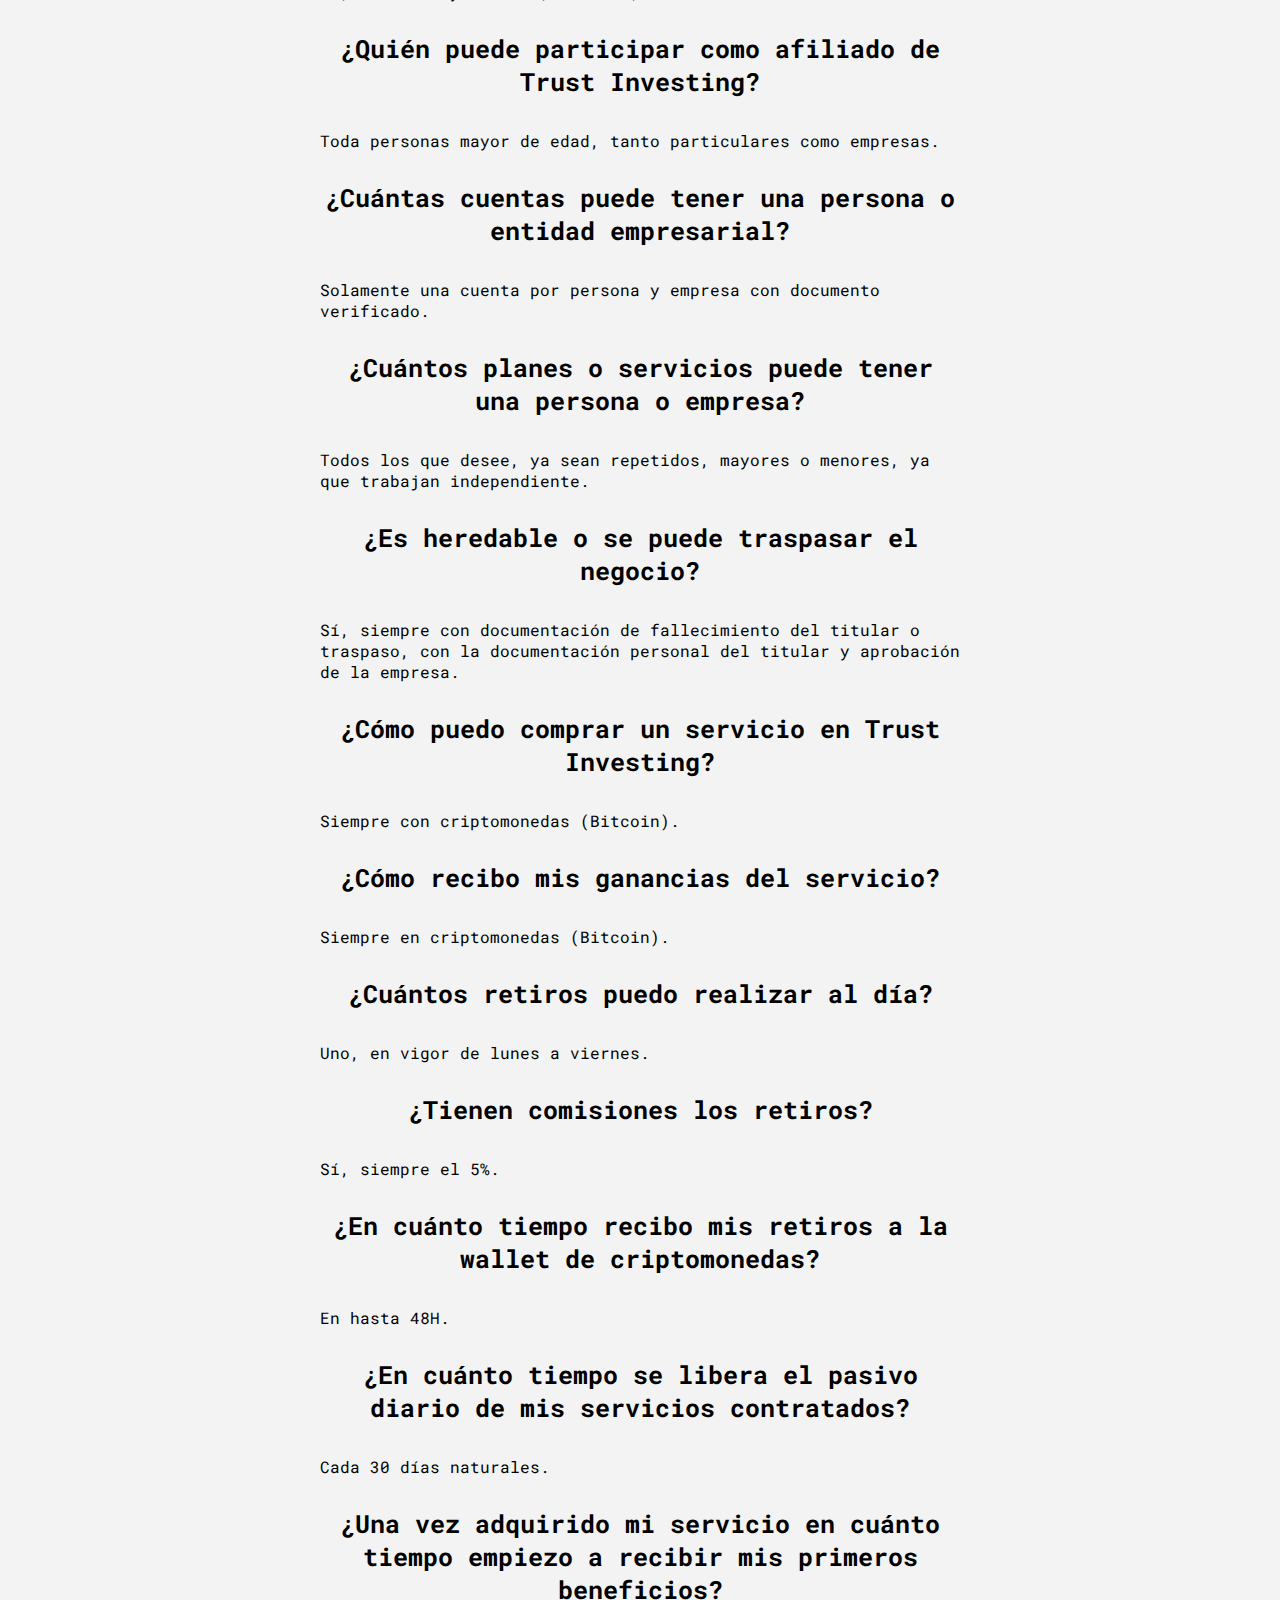
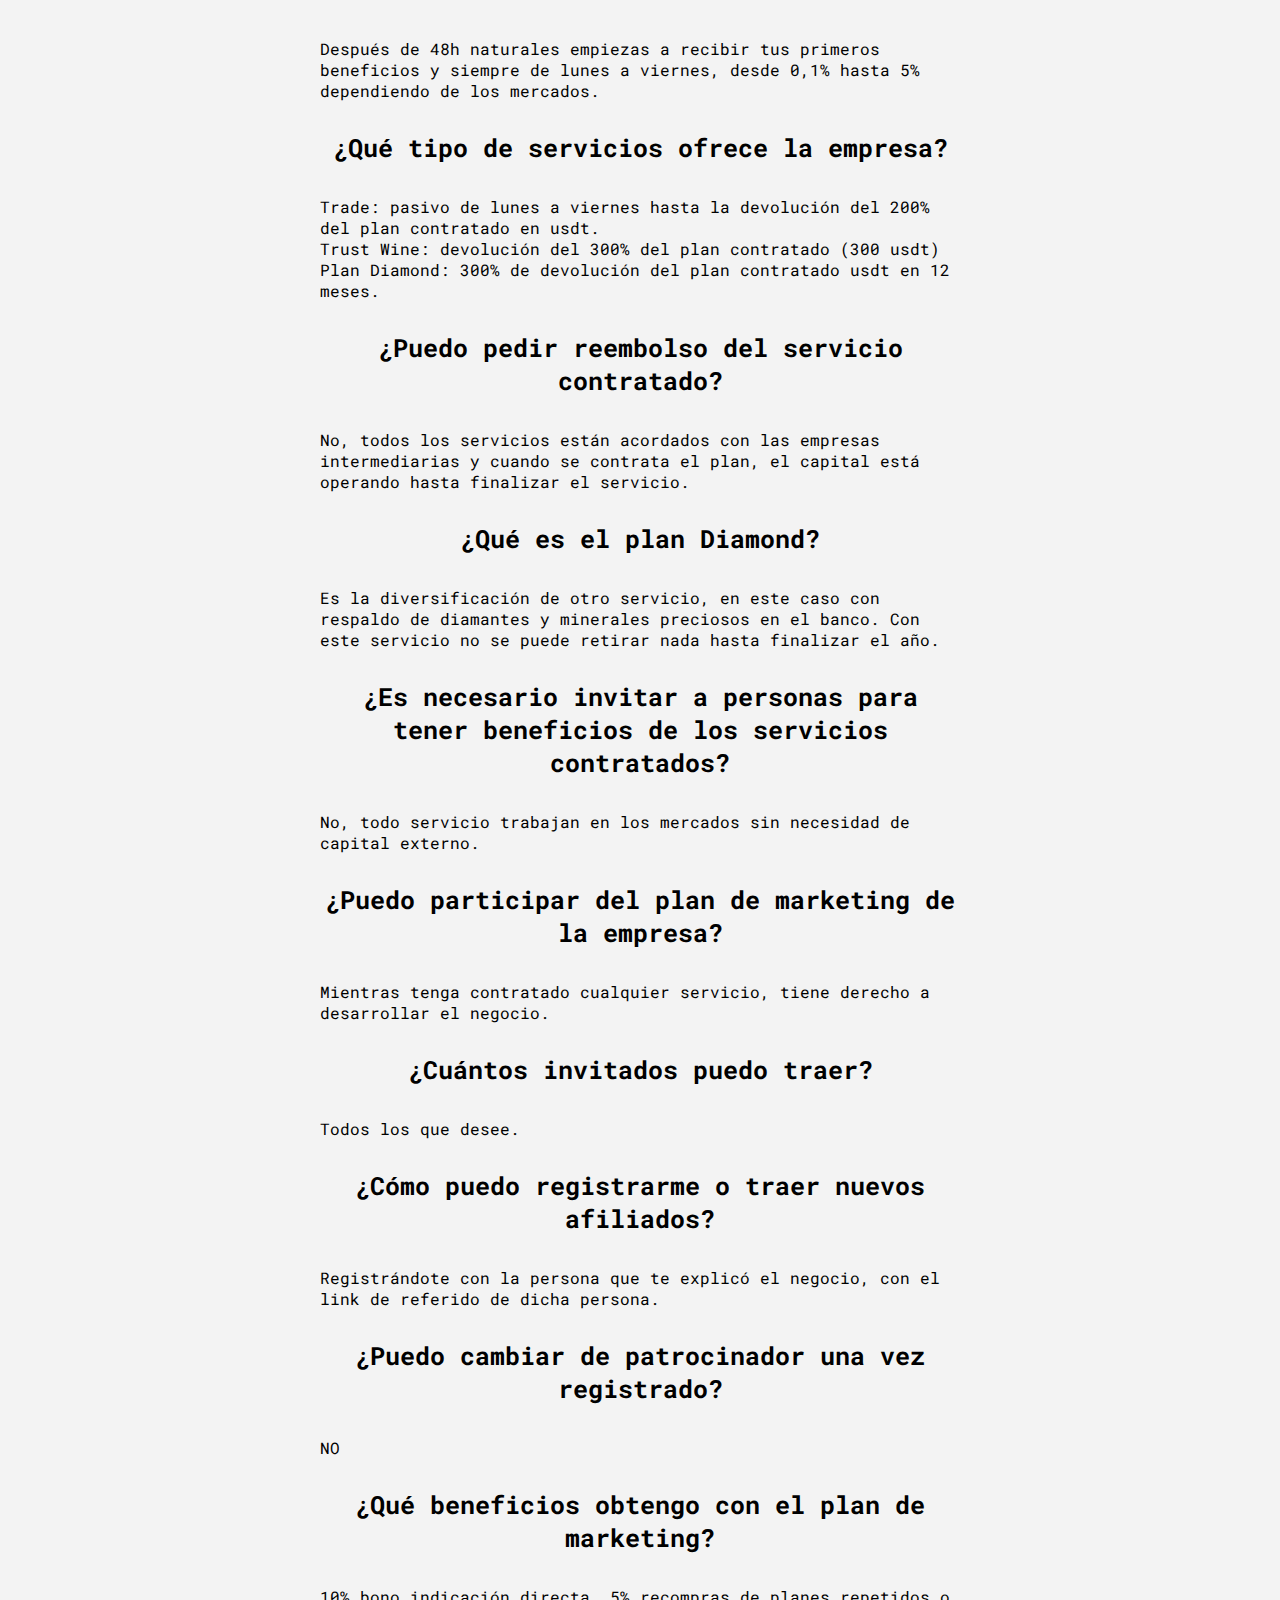
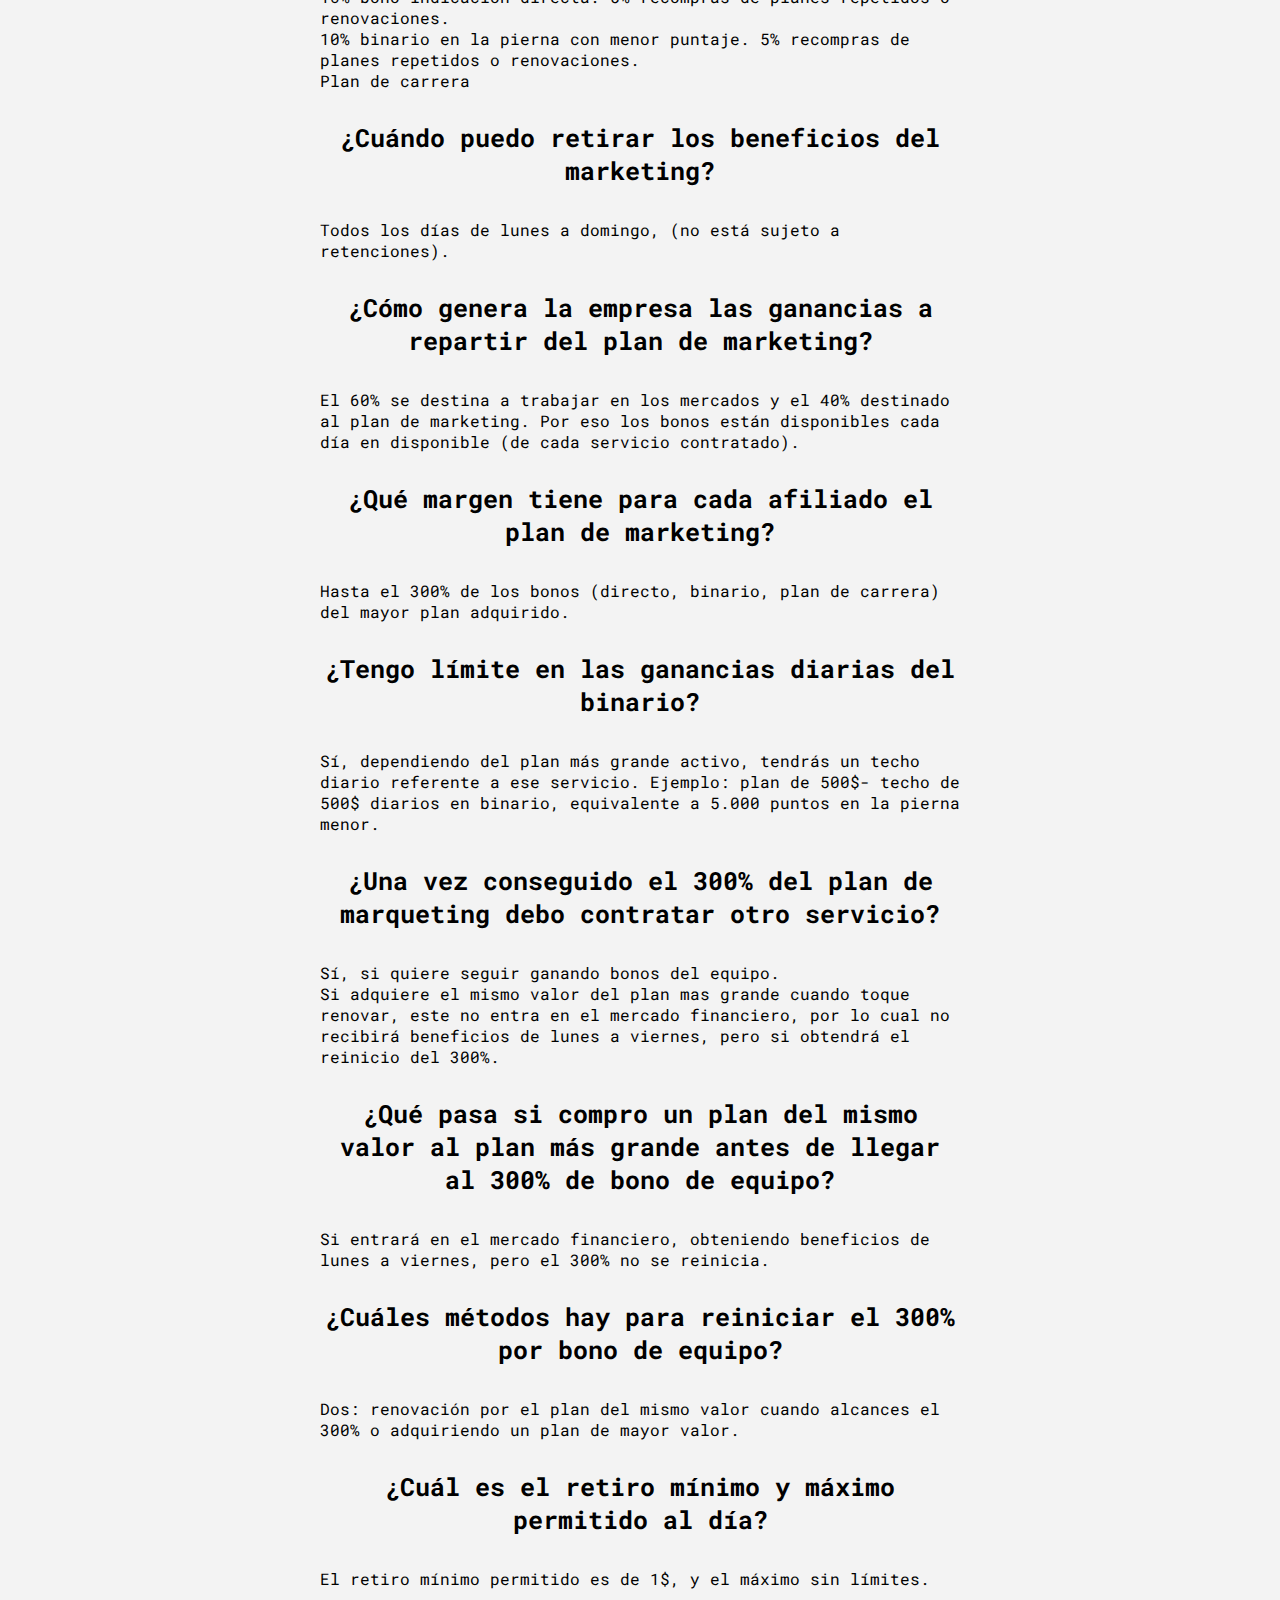
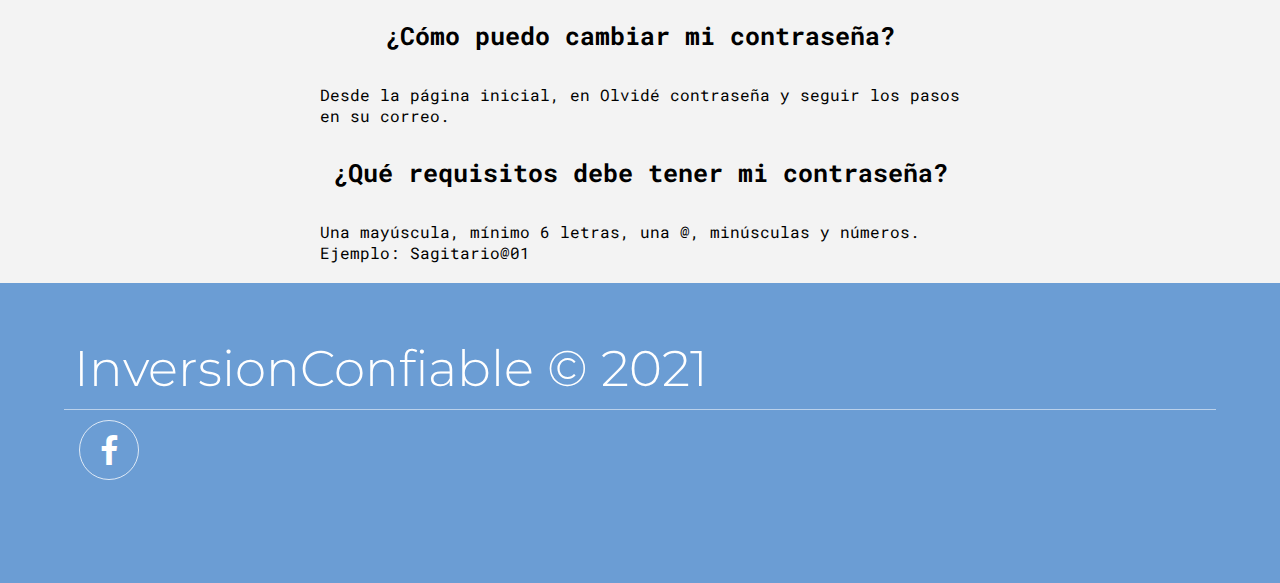
<file: Preguntas-Frecuentes/index.html>
<!DOCTYPE html>
<html lang="es">
<head>
    <meta charset="UTF-8">
    <meta http-equiv="X-UA-Compatible" content="IE=edge">
    <meta name="viewport" content="width=device-width, initial-scale=1.0">
    <title>Document</title>
    <link rel="stylesheet" href="style.css">
    <link rel="stylesheet" href="style/fontello.css">
    <link rel="stylesheet" href="style/fontello2.css">
</head>
<body>
    <div class="hamburguer2">
        <a href="../index.html"><i class="icon-home fijo"></i></a>
    </div>
    <div class="contenedor-fondo">
        <img src="Imagenes/1de2.png" alt="" class="imagenbody">
    </div>
    <div class="contenedor-fondo2">
        <img src="Imagenes/2de2.png" alt="" class="imagenbody">
    </div>
    <div class="what">
        <a href="https://www.facebook.com/profile.php?id=100055471050534">
            <img src="../Imagenes/messenger.svg" alt="" class="logo ">
        </a>
    </div>
    <nav class="menu-navegacion">
        <div class="contenido-navegacion">
            <a href="../Quien-Soy2/index.html" class="especial">¿Quien soy?<i class="icon-user edit"></i></a>
            <a href="../Como-Registrarme-en-TrustInvesting/index.html">¿Como Registrarme en TrustInvesting?<i class="icon-login edit"></i></a>
            <a href="../Plan Pasivo e Interes Compuesto/index.html">Plan Pasivo e Interes Compuesto <i class="icon-dollar edit"></i></a>
            <a href="../Plan-De-Compensacion-y-Detalles/index.html">Plan de Compensación y Detalles <i class="icon-money edit"></i></a>
            <a href="../Rango-o-Plan-de-Carreras/index.html">Rango o Plan de Carreras <i class="icon-child edit"></i></a>
            <a href="../Como-comprar-un-paquete/index.html">Como comprar un paquete<i class="icon-box edit"></i></a>
            <a href="#">Preguntas Frecuentes <i class="icon-help edit"></i></a>
        </div>
    </nav>
    <img src="Imagenes/bx-menu-alt-left.svg" alt="" class="hamburguer">
    <div class="hola"></div>

    <main class="cards-1">
        <div class="card2 card-blog">
            <div class="table">
                <p>👉 <a href="#1">¿Qué es Trust Investing?</a></p>
                <p>👉 <a href="#2">¿Trust Investing está registrada?</a></p>
                <p>👉 <a href="#3">¿Hay oficinas oficiales donde presenten el negocio de forma presencial?</a></p>
                <p>👉 <a href="#4">¿Quién puede participar como afiliado de Trust Investing?</a></p>
                <p>👉 <a href="#5">¿Cuántas cuentas puede tener una persona o entidad empresarial?</a></p>
                <p>👉 <a href="#6">¿Cuántos planes o servicios puede tener una persona o empresa?</a></p>
                <p>👉 <a href="#7">¿Es heredable o se puede traspasar el negocio?</a></p>
                <p>👉 <a href="#8">¿Cómo puedo comprar un servicio en Trust Investing?</a></p>
                <p>👉 <a href="#9">¿Cómo recibo mis ganancias del servicio?</a></p>
                <p>👉 <a href="#10">¿Cuántos retiros puedo realizar al día?</a></p>
                <p>👉 <a href="#11">¿Tienen comisiones los retiros?</a></p>
                <p>👉 <a href="#12">¿En cuánto tiempo recibo mis retiros a la wallet de criptomonedas?</a></p>
                <p>👉 <a href="#13">¿En cuánto tiempo se libera el pasivo diario de mis servicios contratados?</a></p>
                <p>👉 <a href="#14">¿Una vez adquirido mi servicio en cuánto tiempo empiezo a recibir mis primeros beneficios?</a></p>
                <p>👉 <a href="#15">¿Qué tipo de servicios ofrece la empresa?</a></p>
                <p>👉 <a href="#16">¿Puedo pedir reembolso del servicio contratado?</a></p>
                <p>👉 <a href="#17">¿Qué es el plan Diamond?</a></p>
                <p>👉 <a href="#18">¿Es necesario invitar a personas para tener beneficios de los servicios contratados?</a></p>
                <p>👉 <a href="#19">¿Puedo participar del plan de marketing de la empresa?</a></p>
                <p>👉 <a href="#20">¿Cuántos invitados puedo traer?</a></p>
                <p>👉 <a href="#21">¿Cómo puedo registrarme o traer nuevos afiliados?</a></p>
                <p>👉 <a href="#22">¿Puedo cambiar de patrocinador una vez registrado?</a></p>
                <p>👉 <a href="#23">¿Qué beneficios obtengo con el plan de marketing?</a></p>
                <p>👉 <a href="#24">¿Cuándo puedo retirar los beneficios del marketing?</a></p>
                <p>👉 <a href="#25">¿Cómo genera la empresa las ganancias a repartir del plan de marketing?</a></p>
                <p>👉 <a href="#26">¿Qué margen tiene para cada afiliado el plan de marketing?</a></p>
                <p>👉 <a href="#27">¿Tengo límite en las ganancias diarias del binario?</a></p>
                <p>👉 <a href="#28">¿Una vez conseguido el 300% del plan de marqueting debo contratar otro servicio?</a></p>
                <p>👉 <a href="#29">¿Qué pasa si compro un plan del mismo valor al plan más grande antes de llegar al 300% de bono de equipo?</a></p>
                <p>👉 <a href="#30">¿Cuáles métodos hay para reiniciar el 300% por bono de equipo?</a></p>
                <p>👉 <a href="#31">¿Cuál es el retiro mínimo y máximo permitido al día?</a></p>
                <p>👉 <a href="#32">¿Cómo puedo cambiar mi contraseña?</a></p>
                <p>👉 <a href="#33">¿Qué requisitos debe tener mi contraseña?</a></p>





            </div>
        </div>
        <!--Pasos para el registro-->
        <section class="section-pasos">
            <div class="contenedor">
                <div class="pasos">
                    <h3 class="subtitulo" id="1">¿Qué es Trust Investing?</h3>
                    <p class="parrafo"> Es una empresa de gestión de criptoactivos, la cual no opera en los mercados, solo gestiona.</p>
                </div>
            </div>
            <div class="contenedor">
                <div class="pasos">
                    <h3 class="subtitulo" id="2">¿Trust Investing está registrada?</h3>
                    <p class="parrafo">Si, Trust Investing como nombre comercial y TRUST INVESTING como registro mercantil en Estônia, Tallin.</p>
                </div>
            </div>
            <div class="contenedor">
                <div class="pasos">
                    <h3 class="subtitulo" id="3">¿Hay oficinas oficiales donde presenten el negocio de  forma presencial?</h3>
                    <p class="parrafo">Sí en el condado de Harju, Tallin, distrito de Mustamäe, Laki tn 30-23, 12915 Estonia, y en Panamá con oficina de apoyo para América Latina, con la dirección: Sortis Business Tower, piso 14, calle 56 y 57 este, Obarrio, Oficina # 109.</p>
                </div>
            </div>
            <div class="contenedor">
                <div class="pasos">
                    <h3 class="subtitulo" id="4">¿Quién puede participar como afiliado de Trust Investing?</h3>
                    <p class="parrafo">Toda personas mayor de edad, tanto particulares como empresas.</p>
                </div>
            </div>
            <div class="contenedor">
                <div class="pasos">
                    <h3 class="subtitulo" id="5">¿Cuántas cuentas puede tener una persona o entidad empresarial?</h3>
                    <p class="parrafo">Solamente una cuenta por persona y empresa con documento verificado.</p>
                </div>
            </div>
            <div class="contenedor">
                <div class="pasos">
                    <h3 class="subtitulo" id="6">¿Cuántos planes o servicios puede tener una persona o empresa?</h3>
                    <p class="parrafo">Todos los que desee, ya sean repetidos, mayores o menores, ya que trabajan independiente.</p>
                </div>
            </div>
            <div class="contenedor">
                <div class="pasos">
                    <h3 class="subtitulo" id="7">¿Es heredable o se puede traspasar el negocio?</h3>
                    <p class="parrafo">Sí, siempre con documentación de fallecimiento del titular o traspaso, con la documentación personal del titular y aprobación de la empresa.</p>
                </div>
            </div>
            <div class="contenedor">
                <div class="pasos">
                    <h3 class="subtitulo" id="8">¿Cómo puedo comprar un servicio en Trust Investing?</h3>
                    <p class="parrafo">Siempre con criptomonedas (Bitcoin).</p>
                </div>
            </div>
            <div class="contenedor">
                <div class="pasos">
                    <h3 class="subtitulo" id="9">¿Cómo recibo mis ganancias del servicio?</h3>
                    <p class="parrafo">Siempre en criptomonedas (Bitcoin).</p>
                </div>
            </div>
            <div class="contenedor">
                <div class="pasos">
                    <h3 class="subtitulo" id="10">¿Cuántos retiros puedo realizar al día?</h3>
                    <p class="parrafo">Uno, en vigor de lunes a viernes.</p>
                </div>
            </div>
            <div class="contenedor">
                <div class="pasos">
                    <h3 class="subtitulo" id="11">¿Tienen comisiones los retiros?</h3>
                    <p class="parrafo">Sí, siempre el 5%.</p>
                </div>
            </div>
            <div class="contenedor">
                <div class="pasos">
                    <h3 class="subtitulo" id="12">¿En cuánto tiempo recibo mis retiros a la wallet de criptomonedas?</h3>
                    <p class="parrafo">En hasta 48H.</p>
                </div>
            </div>
            <div class="contenedor">
                <div class="pasos">
                    <h3 class="subtitulo" id="13">¿En cuánto tiempo se libera el pasivo diario de mis servicios contratados?</h3>
                    <p class="parrafo">Cada 30 días naturales.</p>
                </div>
            </div>
            <div class="contenedor">
                <div class="pasos">
                    <h3 class="subtitulo" id="14">¿Una vez adquirido mi servicio en cuánto tiempo empiezo a recibir mis primeros beneficios?</h3>
                    <p class="parrafo">Después de 48h naturales empiezas a recibir tus primeros beneficios y siempre de lunes a viernes, desde 0,1% hasta 5% dependiendo de los mercados.</p>
                </div>
            </div>
            <div class="contenedor">
                <div class="pasos">
                    <h3 class="subtitulo" id="15">¿Qué tipo de servicios ofrece la empresa?</h3>
                    <p class="parrafo">Trade: pasivo de lunes a viernes hasta la devolución del 200% del plan contratado en usdt.</p>
                    <p class="parrafo"> Trust Wine: devolución del 300% del plan contratado (300 usdt)</p>
                    <p class="parrafo">Plan Diamond: 300% de devolución del plan contratado usdt en 12 meses.</p>
                </div>
            </div>
            <div class="contenedor">
                <div class="pasos">
                    <h3 class="subtitulo" id="16">¿Puedo pedir reembolso del servicio contratado?</h3>
                    <p class="parrafo">No, todos los servicios están acordados con las empresas intermediarias y cuando se contrata el plan, el capital está operando hasta finalizar el servicio.</p>
                </div>
            </div>
            <div class="contenedor">
                <div class="pasos">
                    <h3 class="subtitulo" id="17">¿Qué es el plan Diamond?</h3>
                    <p class="parrafo">Es la diversificación de otro servicio, en este caso con respaldo de diamantes y minerales preciosos en el banco. Con este servicio no se puede retirar nada hasta finalizar el año.</p>
                </div>
            </div>
            <div class="contenedor">
                <div class="pasos">
                    <h3 class="subtitulo" id="18">¿Es necesario invitar a personas para tener beneficios de los servicios contratados?</h3>
                    <p class="parrafo">No, todo servicio trabajan en los mercados sin necesidad de capital externo.</p>
                </div>
            </div>
            <div class="contenedor">
                <div class="pasos">
                    <h3 class="subtitulo" id="19">¿Puedo participar del plan de marketing de la empresa?</h3>
                    <p class="parrafo">Mientras tenga contratado cualquier servicio, tiene derecho a desarrollar el negocio.</p>
                </div>
            </div>
            <div class="contenedor">
                <div class="pasos">
                    <h3 class="subtitulo" id="20">¿Cuántos invitados puedo traer?</h3>
                    <p class="parrafo">Todos los que desee.</p>
                </div>
            </div>
            <div class="contenedor">
                <div class="pasos">
                    <h3 class="subtitulo" id="21">¿Cómo puedo registrarme o traer nuevos afiliados?</h3>
                    <p class="parrafo">Registrándote con la persona que te explicó el negocio, con el link de referido de dicha persona.</p>
                </div>
            </div>
            <div class="contenedor">
                <div class="pasos">
                    <h3 class="subtitulo" id="22">¿Puedo cambiar de patrocinador una vez registrado?</h3>
                    <p class="parrafo">NO</p>
                </div>
            </div>
            <div class="contenedor">
                <div class="pasos">
                    <h3 class="subtitulo" id="23">¿Qué beneficios obtengo con el plan de marketing?</h3>
                    <p class="parrafo">10% bono indicación directa. 5% recompras de planes repetidos o renovaciones.</p>
                    <p class="parrafo">10% binario en la pierna con menor puntaje. 5% recompras de planes repetidos o renovaciones.</p>
                    <p class="parrafo">Plan de carrera</p>
                </div>
            </div>
            <div class="contenedor">
                <div class="pasos">
                    <h3 class="subtitulo" id="24">¿Cuándo puedo retirar los beneficios del marketing?</h3>
                    <p class="parrafo">Todos los días de lunes a domingo, (no está sujeto a retenciones).</p>
                </div>
            </div>
            <div class="contenedor">
                <div class="pasos">
                    <h3 class="subtitulo" id="25">¿Cómo genera la empresa las ganancias a repartir del plan de marketing?</h3>
                    <p class="parrafo">El 60% se destina a trabajar en los mercados y el 40% destinado al plan de marketing. Por eso los bonos están disponibles cada día en disponible (de cada servicio contratado).</p>
                </div>
            </div>
            <div class="contenedor">
                <div class="pasos">
                    <h3 class="subtitulo" id="26">¿Qué margen tiene para cada afiliado el plan de marketing?</h3>
                    <p class="parrafo">Hasta el 300% de los bonos (directo, binario, plan de carrera) del mayor plan adquirido.</p>
                </div>
            </div>
            <div class="contenedor">
                <div class="pasos">
                    <h3 class="subtitulo" id="27">¿Tengo límite en las ganancias diarias del binario?</h3>
                    <p class="parrafo">Sí, dependiendo del plan más grande activo, tendrás un techo diario referente a ese servicio. Ejemplo: plan de 500$- techo de 500$ diarios en binario, equivalente a 5.000 puntos en la pierna menor.</p>
                </div>
            </div>
            <div class="contenedor">
                <div class="pasos">
                    <h3 class="subtitulo" id="28">¿Una vez conseguido el 300% del plan de marqueting debo contratar otro servicio?</h3>
                    <p class="parrafo">Sí, si quiere seguir ganando bonos del equipo.</p>
                    <p class="parrafo">Si adquiere el mismo valor del plan mas grande cuando toque renovar, este no entra en el mercado financiero, por lo cual no recibirá beneficios de lunes a viernes, pero si obtendrá el reinicio del 300%.</p>
                </div>
            </div>
            <div class="contenedor">
                <div class="pasos">
                    <h3 class="subtitulo" id="29">¿Qué pasa si compro un plan del mismo valor al plan más grande antes de llegar al 300% de bono de equipo?</h3>
                    <p class="parrafo">Si entrará en el mercado financiero, obteniendo beneficios de lunes a viernes, pero el 300% no se reinicia.</p>
                </div>
            </div>
            <div class="contenedor">
                <div class="pasos">
                    <h3 class="subtitulo" id="30">¿Cuáles métodos hay para reiniciar el 300% por bono de equipo?</h3>
                    <p class="parrafo">Dos: renovación por el plan del mismo valor cuando alcances el 300% o adquiriendo un plan de mayor valor.</p>
                </div>
            </div>
            <div class="contenedor">
                <div class="pasos">
                    <h3 class="subtitulo" id="31">¿Cuál es el retiro mínimo y máximo permitido al día?</h3>
                    <p class="parrafo">El retiro mínimo permitido es de 1$, y el máximo sin límites.</p>
                </div>
            </div>
            <div class="contenedor">
                <div class="pasos">
                    <h3 class="subtitulo" id="32">¿Cómo puedo cambiar mi contraseña?</h3>
                    <p class="parrafo">Desde la página inicial, en Olvidé contraseña y seguir los pasos en su correo.</p>
                </div>
            </div>
            <div class="contenedor">
                <div class="pasos">
                    <h3 class="subtitulo" id="33">¿Qué requisitos debe tener mi contraseña?</h3>
                    <p class="parrafo">Una mayúscula, mínimo 6 letras, una @, minúsculas y números. Ejemplo: Sagitario@01</p>
                </div>
            </div>
        </section>



    </main>
    <footer>
        <div class="contenedor">
            <p class="copy">InversionConfiable &copy; 2021</p>
            <div class="sociales">
                <a class="icon-facebook" href="https://www.facebook.com/profile.php?id=100055471050534"></a>
            </div>
        </div>
    </footer>
    <script src="codigo.js"></script>
</body>
</html>
</file>
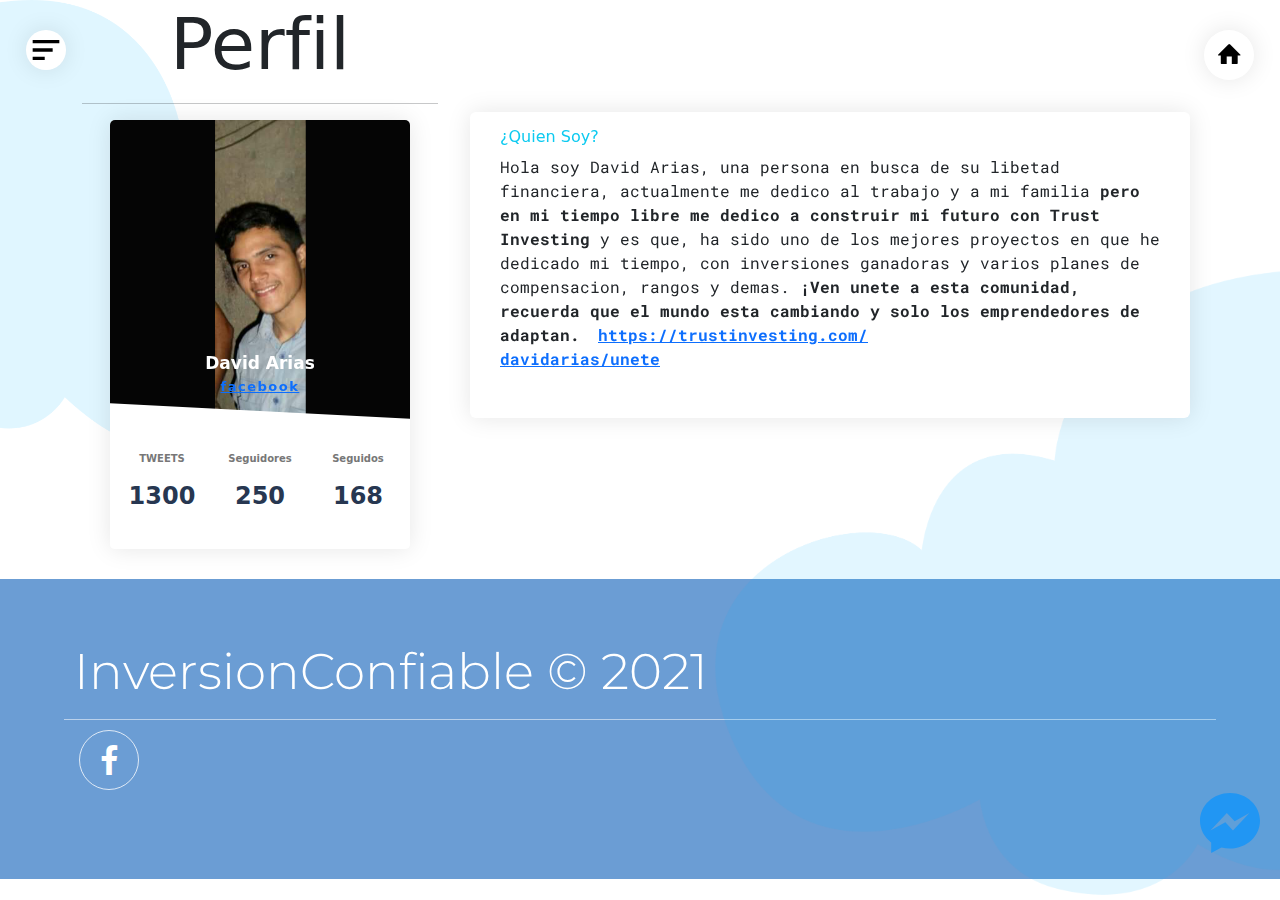
<file: Quien-Soy2/index.html>
<!DOCTYPE html>
<html lang="es">
<head>
    <meta charset="UTF-8">
    <meta http-equiv="X-UA-Compatible" content="IE=edge">
    <meta name="viewport" content="width=device-width, initial-scale=1.0">
    <title>Document</title>
    <link rel="stylesheet" href="style.css">
    <link rel="stylesheet" href="style/fontello.css">
    <link rel="stylesheet" href="style/fontello2.css">
    <link rel="stylesheet" href="bootstrap-5.0.0-beta3-dist/css/bootstrap.min.css">
</head>
<body>
    <div class="hamburguer2">
        <a href="../index.html"><i class="icon-home fijo"></i></a>
    </div>
    <main>
        <div class="contenedor-fondo">
            <img src="Imagenes/1de2.png" alt="" class="imagenbody">
        </div>
        <div class="contenedor-fondo2">
            <img src="Imagenes/2de2.png" alt="" class="imagenbody">
        </div>
        <div class="what">
            <a href="https://www.facebook.com/profile.php?id=100055471050534">
                <img src="../Imagenes/messenger.svg" alt="" class="logo ">
            </a>
        </div>
        <nav class="menu-navegacion">
            <div class="contenido-navegacion">
                <a href="#" class="especial">¿Quien soy?<i class="icon-user edit"></i></a>
                <a href="../Como-Registrarme-en-TrustInvesting/index.html">¿Como Registrarme en TrustInvesting?<i class="icon-login edit"></i></a>
                <a href="../Plan Pasivo e Interes Compuesto/index.html">Plan Pasivo e Interes Compuesto <i class="icon-dollar edit"></i></a>
                <a href="../Plan-De-Compensacion-y-Detalles/index.html">Plan de Compensación y Detalles <i class="icon-money edit"></i></a>
                <a href="../Rango-o-Plan-de-Carreras/index.html">Rango o Plan de Carreras <i class="icon-child edit"></i></a>
                <a href="../Como-comprar-un-paquete/index.html">Como comprar un paquete<i class="icon-box edit"></i></a>
                <a href="../Preguntas-Frecuentes/index.html">Preguntas Frecuentes <i class="icon-help edit"></i></a>
            </div>
        </nav>
        <img src="Imagenes/bx-menu-alt-left.svg" alt="" class="hamburguer">
        <div class="hola"></div>

        <div class="container ">
            <div class="row centrar">
                <div class="col-md-4 ">
                    <h4 class="text-center display-2"><strong>Perfil</strong></h4>
                    <hr>
                    <div class="profile-card-4 text-center">
                        <img src="../Imagenes/gabriel.png" class="img img-responsive">
                        <div class="profile-content">
                            <div class="profile-name">David Arias
                                <p><a href="https://www.facebook.com/profile.php?id=100055471050534">facebook</a></p>
                            </div>
                            <div class="row">
                                <div class="col">
                                    <div class="profile-overview">
                                        <p>TWEETS</p>
                                        <h4>1300</h4></div>
                                </div>
                                <div class="col">
                                    <div class="profile-overview">
                                        <p>Seguidores</p>
                                        <h4>250</h4></div>
                                </div>
                                <div class="col">
                                    <div class="profile-overview">
                                        <p>Seguidos</p>
                                        <h4>168</h4></div>
                                </div>
                            </div>
                        </div>
                    </div>
                </div>
                <article class="col-md-8">
                    <div class="cards-1">
                        <div class="card2 card-blog">
                            <div class="table">
                                <h6 class="category text-info">¿Quien Soy?</h6>
                                <p class="card-description">Hola soy David Arias, una persona en busca de su libetad financiera, actualmente me dedico al trabajo y a mi familia <strong>pero en mi tiempo libre me dedico a construir mi futuro con Trust Investing </strong> y es que, ha sido uno de los mejores proyectos en que he dedicado mi tiempo, con inversiones ganadoras y varios planes de compensacion, rangos y demas. <strong>¡Ven unete a esta comunidad, recuerda que el mundo esta cambiando y solo los emprendedores de adaptan. <a href="https://trustinvesting.com/davidarias/unete">https://trustinvesting.com/
                                  <br>davidarias/unete</a> </strong></p>
                            </div>
                        </div>
                    </div>
                </article>
            </div>
        </div>

    </main>

    <footer>
        <div class="contenedor">
            <p class="copy">InversionConfiable &copy; 2021</p>
            <div class="sociales">
                <a class="icon-facebook" href="https://www.facebook.com/profile.php?id=100055471050534"></a>
            </div>
        </div>
    </footer>
    <script src="codigo.js"></script>
    <script src="./bootstrap-5.0.0-beta3-dist/js/bootstrap.min.js"></script>
    <script src="./bootstrap-5.0.0-beta3-dist/js/bootstrap.bundle.min.js"></script>
</body>
</html>
</file>
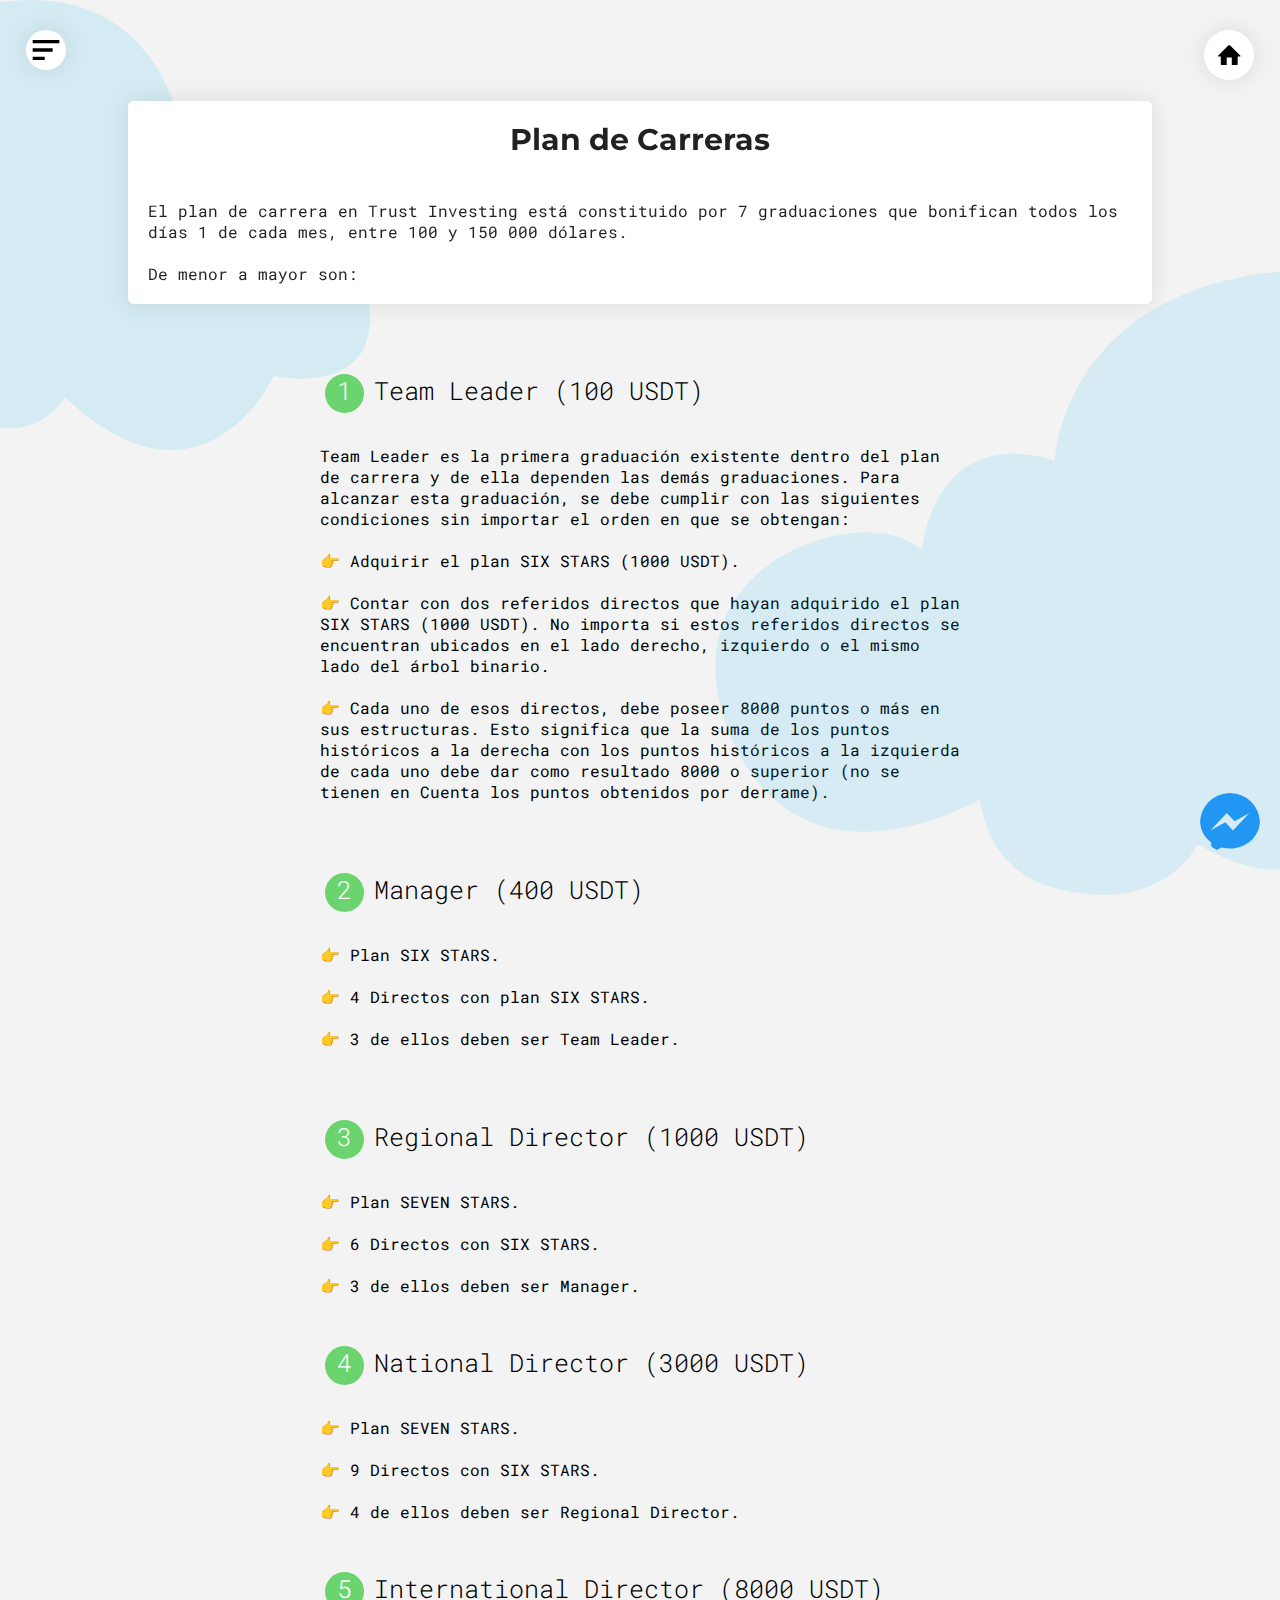
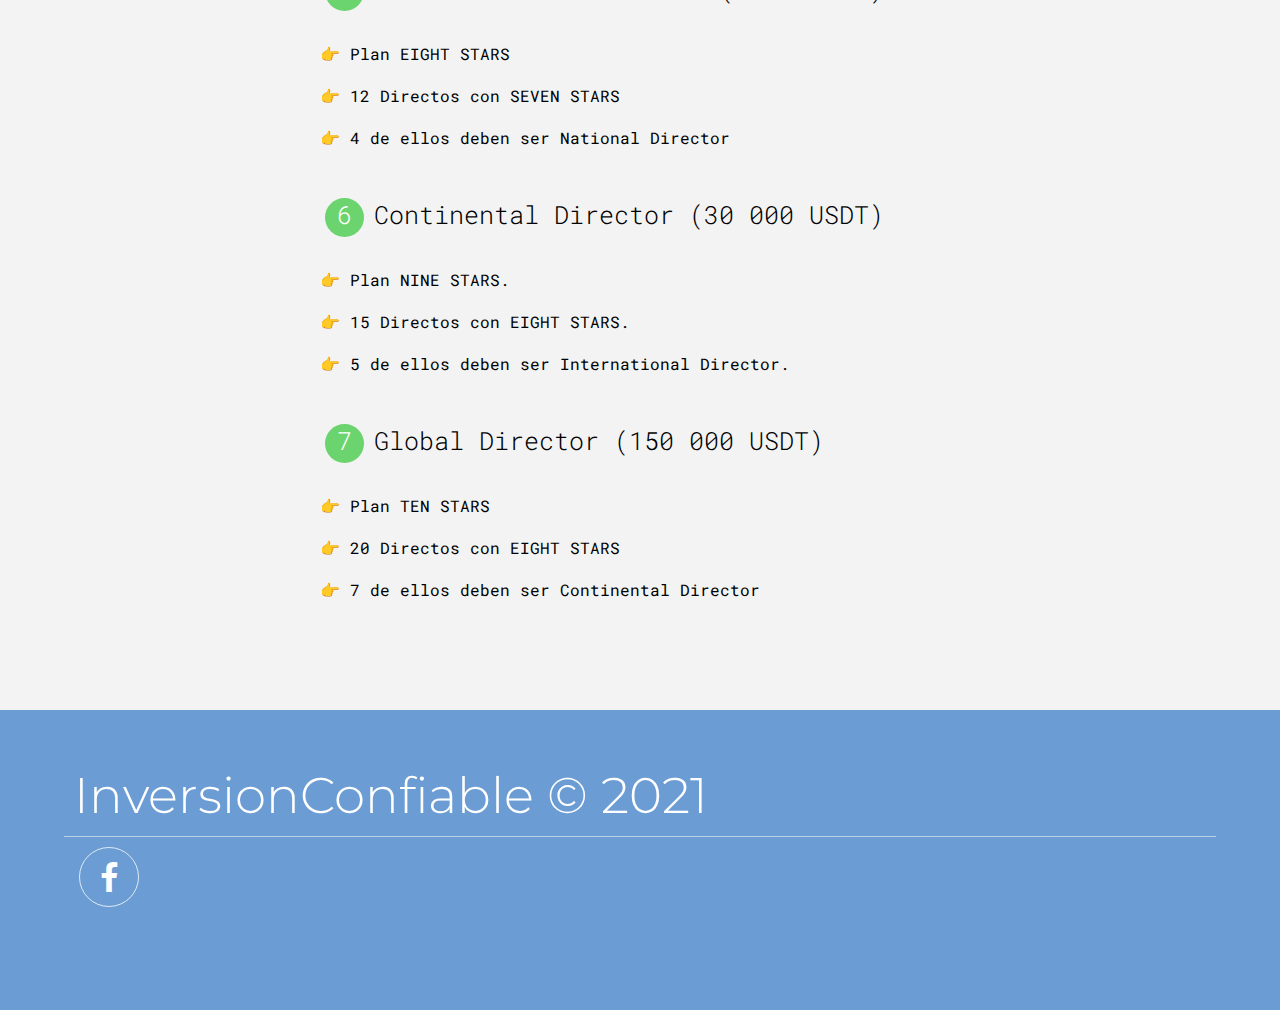
<file: Rango-o-Plan-de-Carreras/index.html>
<!DOCTYPE html>
<html lang="es">
<head>
    <meta charset="UTF-8">
    <meta http-equiv="X-UA-Compatible" content="IE=edge">
    <meta name="viewport" content="width=device-width, initial-scale=1.0">
    <title>Document</title>
    <link rel="stylesheet" href="style.css">
    <link rel="stylesheet" href="style/fontello.css">
    <link rel="stylesheet" href="style/fontello2.css">
</head>
<body>
    <div class="hamburguer2">
        <a href="../index.html"><i class="icon-home fijo"></i></a>
    </div>
    <div class="contenedor-fondo">
        <img src="Imagenes/1de2.png" alt="" class="imagenbody">
    </div>
    <div class="contenedor-fondo2">
        <img src="Imagenes/2de2.png" alt="" class="imagenbody">
    </div>
    <div class="what">
        <a href="https://www.facebook.com/profile.php?id=100055471050534">
            <img src="../Imagenes/messenger.svg" alt="" class="logo ">
        </a>
    </div>
    <nav class="menu-navegacion">
        <div class="contenido-navegacion">
            <a href="../Quien-Soy2/index.html" class="especial">¿Quien soy?<i class="icon-user edit"></i></a>
            <a href="../Como-Registrarme-en-TrustInvesting/index.html">¿Como Registrarme en TrustInvesting?<i class="icon-login edit"></i></a>
            <a href="../Plan Pasivo e Interes Compuesto/index.html">Plan Pasivo e Interes Compuesto <i class="icon-dollar edit"></i></a>
            <a href="../Plan-De-Compensacion-y-Detalles/index.html">Plan de Compensación y Detalles <i class="icon-money edit"></i></a>
            <a href="#">Rango o Plan de Carreras <i class="icon-child edit"></i></a>
            <a href="../Como-comprar-un-paquete/index.html">Como comprar un paquete<i class="icon-box edit"></i></a>
            <a href="../Preguntas-Frecuentes/index.html">Preguntas Frecuentes <i class="icon-help edit"></i></a>
        </div>
    </nav>
    <img src="Imagenes/bx-menu-alt-left.svg" alt="" class="hamburguer">
    <div class="hola"></div>

    <main class="cards-1">
        <div class="card2 card-blog">
            <div class="table">
                <p><strong class="primero">Plan de Carreras</strong></p>
                    <br>
                    <br>
                    <p>El plan de carrera en Trust Investing está constituido por 7 graduaciones que bonifican todos los días 1 de cada mes, entre 100 y 150 000 dólares.</p>
                    <br>
                    <p>De menor a mayor son:</p>
            </div>
        </div>
        <!--Pasos para el registro-->
        <section class="section-pasos">
            <div class="contenedor">
                <div class="pasos">
                    <h3 class="subtitulo"><span>1</span>Team Leader (100 USDT)</h3>
                    <p class="parrafo"> Team Leader es la primera graduación existente dentro del plan de carrera y de ella dependen las demás graduaciones. Para alcanzar esta graduación, se debe cumplir con las siguientes condiciones sin importar el orden en que se obtengan:</p>
                    <br>
                    <ul>
                        <li>👉 Adquirir el plan SIX STARS (1000 USDT).</li>
                        <br>
                        <li>👉 Contar con dos referidos directos que hayan adquirido el plan SIX STARS (1000 USDT). No importa si estos referidos directos se encuentran ubicados en el lado derecho, izquierdo o el mismo lado del árbol binario.</li>
                        <br>
                        <li>👉 Cada uno de esos directos, debe poseer 8000 puntos o más en sus estructuras. Esto significa que la suma de los puntos históricos a la derecha con los puntos históricos a la izquierda de cada uno debe dar como resultado 8000 o superior (no se tienen en Cuenta los puntos obtenidos por derrame).</li>
                        <br>
                    </ul>
                </div>
            </div>
        </section>
        <section class="section-pasos">

            <div class="contenedor">
                <div class="pasos">
                    <h3 class="subtitulo"><span>2</span>Manager (400 USDT)</h3>
                    <ul>
                        <li>👉 Plan SIX STARS.</li>
                        <br>
                        <li>👉 4 Directos con plan SIX STARS.</li>
                        <br>
                        <li>👉 3 de ellos deben ser Team Leader.</li>
                        <br>
                    </ul>
                </div>
            </div>
        </section>
        <section class="section-pasos">
            <div class="contenedor">
                <div class="pasos">
                    <h3 class="subtitulo"><span>3</span>Regional Director (1000 USDT)</h3>
                    <ul>
                        <li>👉 Plan SEVEN STARS.</li>
                        <br>
                        <li>👉 6 Directos con SIX STARS.</li>
                        <br>
                        <li>👉 3 de ellos deben ser Manager.</li>
                    </ul>
                </div>
            </div>
        </section>
        <section class="section-pasos">
            <div class="contenedor">
                <div class="pasos">
                    <h3 class="subtitulo"><span>4</span>National Director (3000 USDT)</h3>
                    <ul>
                        <li>👉 Plan SEVEN STARS.</li>
                        <br>
                        <li>👉 9 Directos con SIX STARS.</li>
                        <br>
                        <li>👉 4 de ellos deben ser Regional Director.</li>
                    </ul>
                </div>
            </div>
        </section>
        <section class="section-pasos">
            <div class="contenedor">
                <div class="pasos">
                    <h3 class="subtitulo"><span>5</span>International Director (8000 USDT)</h3>
                    <ul>
                        <li>👉 Plan EIGHT STARS</li>
                        <br>
                        <li>👉 12 Directos con SEVEN STARS</li>
                        <br>
                        <li>👉 4 de ellos deben ser National Director</li>
                    </ul>
                </div>
            </div>
        </section>
        <section class="section-pasos">
            <div class="contenedor">
                <div class="pasos">
                    <h3 class="subtitulo"><span>6</span>Continental Director (30 000 USDT)</h3>
                    <ul>
                        <li>👉 Plan NINE STARS.</li>
                        <br>
                        <li>👉 15 Directos con EIGHT STARS.</li>
                        <br>
                        <li>👉 5 de ellos deben ser International Director.</li>
                    </ul>
                </div>
            </div>
        </section>
        <section class="section-pasos">
            <div class="contenedor">
                <div class="pasos">
                    <h3 class="subtitulo"><span>7</span>Global Director (150 000 USDT)</h3>
                    <ul>
                        <li>👉 Plan TEN STARS</li>
                        <br>
                        <li>👉 20 Directos con EIGHT STARS</li>
                        <br>
                        <li>👉 7 de ellos deben ser Continental Director</li>
                    </ul>
                </div>
            </div>
        </section>
    </main>
    <footer>
        <div class="contenedor">
            <p class="copy">InversionConfiable &copy; 2021</p>
            <div class="sociales">
                <a class="icon-facebook" href="https://www.facebook.com/profile.php?id=100055471050534"></a>
            </div>
        </div>
    </footer>
    <script src="codigo.js"></script>
</body>
</html>
</file>
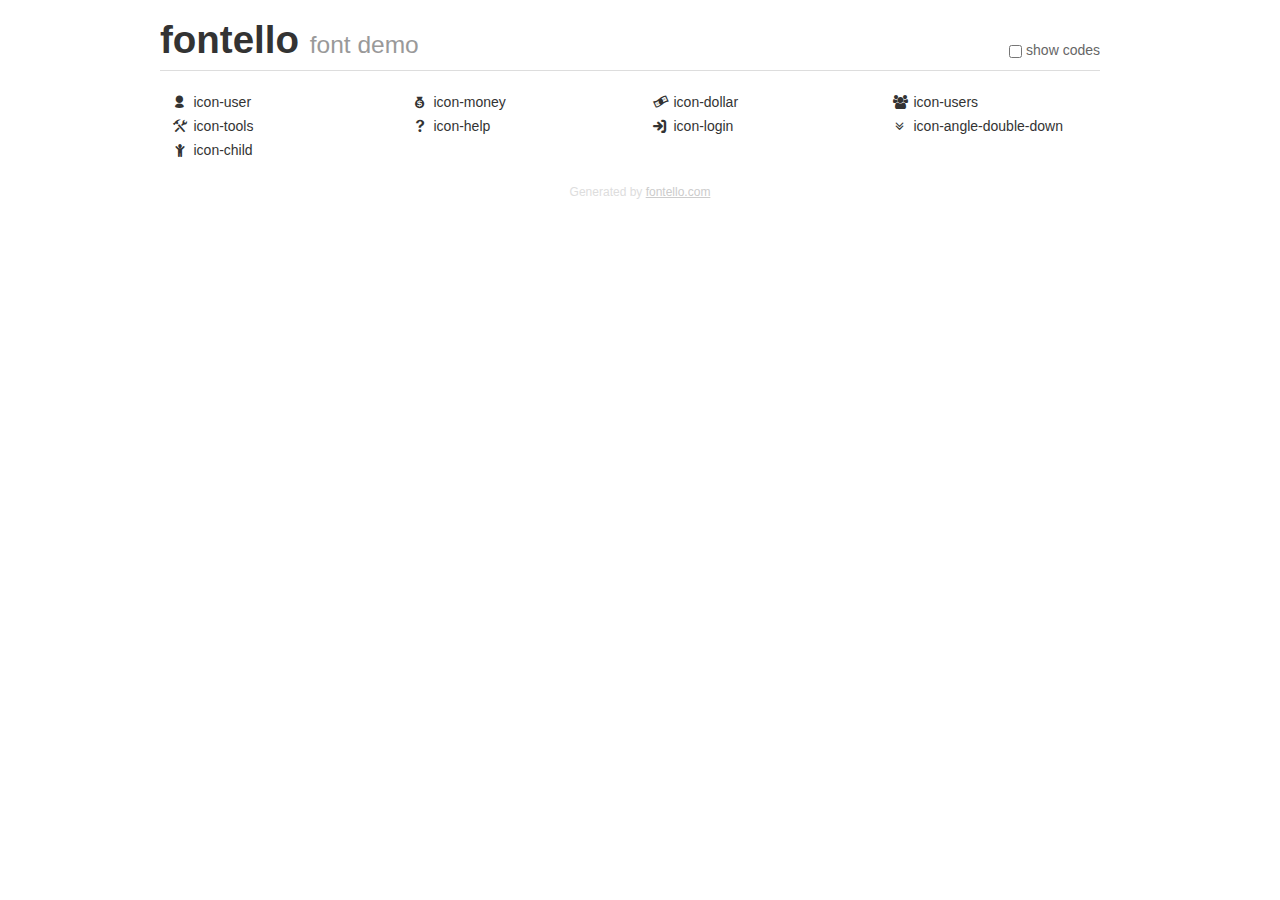
<file: fontello-63e56ad1/demo.html>
<!DOCTYPE html>
<html>
  <head><!--[if lt IE 9]><script language="javascript" type="text/javascript" src="//html5shim.googlecode.com/svn/trunk/html5.js"></script><![endif]-->
    <meta charset="UTF-8"><style>/*
 * Bootstrap v2.2.1
 *
 * Copyright 2012 Twitter, Inc
 * Licensed under the Apache License v2.0
 * http://www.apache.org/licenses/LICENSE-2.0
 *
 * Designed and built with all the love in the world @twitter by @mdo and @fat.
 */
.clearfix {
  *zoom: 1;
}
.clearfix:before,
.clearfix:after {
  display: table;
  content: "";
  line-height: 0;
}
.clearfix:after {
  clear: both;
}
html {
  font-size: 100%;
  -webkit-text-size-adjust: 100%;
  -ms-text-size-adjust: 100%;
}
a:focus {
  outline: thin dotted #333;
  outline: 5px auto -webkit-focus-ring-color;
  outline-offset: -2px;
}
a:hover,
a:active {
  outline: 0;
}
button,
input,
select,
textarea {
  margin: 0;
  font-size: 100%;
  vertical-align: middle;
}
button,
input {
  *overflow: visible;
  line-height: normal;
}
button::-moz-focus-inner,
input::-moz-focus-inner {
  padding: 0;
  border: 0;
}
body {
  margin: 0;
  font-family: "Helvetica Neue", Helvetica, Arial, sans-serif;
  font-size: 14px;
  line-height: 20px;
  color: #333;
  background-color: #fff;
}
a {
  color: #08c;
  text-decoration: none;
}
a:hover {
  color: #005580;
  text-decoration: underline;
}
.row {
  margin-left: -20px;
  *zoom: 1;
}
.row:before,
.row:after {
  display: table;
  content: "";
  line-height: 0;
}
.row:after {
  clear: both;
}
[class*="span"] {
  float: left;
  min-height: 1px;
  margin-left: 20px;
}
.container,
.navbar-static-top .container,
.navbar-fixed-top .container,
.navbar-fixed-bottom .container {
  width: 940px;
}
.span12 {
  width: 940px;
}
.span11 {
  width: 860px;
}
.span10 {
  width: 780px;
}
.span9 {
  width: 700px;
}
.span8 {
  width: 620px;
}
.span7 {
  width: 540px;
}
.span6 {
  width: 460px;
}
.span5 {
  width: 380px;
}
.span4 {
  width: 300px;
}
.span3 {
  width: 220px;
}
.span2 {
  width: 140px;
}
.span1 {
  width: 60px;
}
[class*="span"].pull-right,
.row-fluid [class*="span"].pull-right {
  float: right;
}
.container {
  margin-right: auto;
  margin-left: auto;
  *zoom: 1;
}
.container:before,
.container:after {
  display: table;
  content: "";
  line-height: 0;
}
.container:after {
  clear: both;
}
p {
  margin: 0 0 10px;
}
.lead {
  margin-bottom: 20px;
  font-size: 21px;
  font-weight: 200;
  line-height: 30px;
}
small {
  font-size: 85%;
}
h1 {
  margin: 10px 0;
  font-family: inherit;
  font-weight: bold;
  line-height: 20px;
  color: inherit;
  text-rendering: optimizelegibility;
}
h1 small {
  font-weight: normal;
  line-height: 1;
  color: #999;
}
h1 {
  line-height: 40px;
}
h1 {
  font-size: 38.5px;
}
h1 small {
  font-size: 24.5px;
}
body {
  margin-top: 90px;
}
.header {
  position: fixed;
  top: 0;
  left: 50%;
  margin-left: -480px;
  background-color: #fff;
  border-bottom: 1px solid #ddd;
  padding-top: 10px;
  z-index: 10;
}
.footer {
  color: #ddd;
  font-size: 12px;
  text-align: center;
  margin-top: 20px;
}
.footer a {
  color: #ccc;
  text-decoration: underline;
}
.the-icons {
  font-size: 14px;
  line-height: 24px;
}
.switch {
  position: absolute;
  right: 0;
  bottom: 10px;
  color: #666;
}
.switch input {
  margin-right: 0.3em;
}
.codesOn .i-name {
  display: none;
}
.codesOn .i-code {
  display: inline;
}
.i-code {
  display: none;
}
@font-face {
      font-family: 'fontello';
      src: url('./font/fontello.eot?6312039');
      src: url('./font/fontello.eot?6312039#iefix') format('embedded-opentype'),
           url('./font/fontello.woff?6312039') format('woff'),
           url('./font/fontello.ttf?6312039') format('truetype'),
           url('./font/fontello.svg?6312039#fontello') format('svg');
      font-weight: normal;
      font-style: normal;
    }
     
     
    .demo-icon
    {
      font-family: "fontello";
      font-style: normal;
      font-weight: normal;
      speak: never;
     
      display: inline-block;
      text-decoration: inherit;
      width: 1em;
      margin-right: .2em;
      text-align: center;
      /* opacity: .8; */
     
      /* For safety - reset parent styles, that can break glyph codes*/
      font-variant: normal;
      text-transform: none;
     
      /* fix buttons height, for twitter bootstrap */
      line-height: 1em;
     
      /* Animation center compensation - margins should be symmetric */
      /* remove if not needed */
      margin-left: .2em;
     
      /* You can be more comfortable with increased icons size */
      /* font-size: 120%; */
     
      /* Font smoothing. That was taken from TWBS */
      -webkit-font-smoothing: antialiased;
      -moz-osx-font-smoothing: grayscale;
     
      /* Uncomment for 3D effect */
      /* text-shadow: 1px 1px 1px rgba(127, 127, 127, 0.3); */
    }
     </style>
    <link rel="stylesheet" href="css/animation.css"><!--[if IE 7]><link rel="stylesheet" href="css/" + font.fontname + "-ie7.css"><![endif]-->
    <script>
      function toggleCodes(on) {
        var obj = document.getElementById('icons');
      
        if (on) {
          obj.className += ' codesOn';
        } else {
          obj.className = obj.className.replace(' codesOn', '');
        }
      }
      
    </script>
  </head>
  <body>
    <div class="container header">
      <h1>fontello <small>font demo</small></h1>
      <label class="switch">
        <input type="checkbox" onclick="toggleCodes(this.checked)">show codes
      </label>
    </div>
    <div class="container" id="icons">
      <div class="row">
        <div class="the-icons span3" title="Code: 0xe800"><i class="demo-icon icon-user">&#xe800;</i> <span class="i-name">icon-user</span><span class="i-code">0xe800</span></div>
        <div class="the-icons span3" title="Code: 0xe801"><i class="demo-icon icon-money">&#xe801;</i> <span class="i-name">icon-money</span><span class="i-code">0xe801</span></div>
        <div class="the-icons span3" title="Code: 0xe802"><i class="demo-icon icon-dollar">&#xe802;</i> <span class="i-name">icon-dollar</span><span class="i-code">0xe802</span></div>
        <div class="the-icons span3" title="Code: 0xe803"><i class="demo-icon icon-users">&#xe803;</i> <span class="i-name">icon-users</span><span class="i-code">0xe803</span></div>
      </div>
      <div class="row">
        <div class="the-icons span3" title="Code: 0xe804"><i class="demo-icon icon-tools">&#xe804;</i> <span class="i-name">icon-tools</span><span class="i-code">0xe804</span></div>
        <div class="the-icons span3" title="Code: 0xe805"><i class="demo-icon icon-help">&#xe805;</i> <span class="i-name">icon-help</span><span class="i-code">0xe805</span></div>
        <div class="the-icons span3" title="Code: 0xf02c"><i class="demo-icon icon-login">&#xf02c;</i> <span class="i-name">icon-login</span><span class="i-code">0xf02c</span></div>
        <div class="the-icons span3" title="Code: 0xf103"><i class="demo-icon icon-angle-double-down">&#xf103;</i> <span class="i-name">icon-angle-double-down</span><span class="i-code">0xf103</span></div>
      </div>
      <div class="row">
        <div class="the-icons span3" title="Code: 0xf1ae"><i class="demo-icon icon-child">&#xf1ae;</i> <span class="i-name">icon-child</span><span class="i-code">0xf1ae</span></div>
      </div>
    </div>
    <div class="container footer">Generated by <a href="https://fontello.com">fontello.com</a></div>
  </body>
</html>
</file>
<file: style/estilos.css>
@import url('https://fonts.googleapis.com/css2?family=Montserrat:wght@100&family=Roboto+Mono:wght@300&display=swap');
:root{
    --primario:#6B9DD4;
    --secundario:#D46BD2;
    --terciario:#D4A26B;
    --cuaternario:#6BD46E;
    --titulos:'Montserrat';
    --cuerpo:'Roboto Mono';
}

* {
    margin: 0;
    padding: 0;
    box-sizing: border-box;
}
body {
    font-family: var(--cuerpo);
    font-size: 16px;
    background: rgb(243, 243, 243);
}
.what{
    width: 60px;
    height: 60px;
    position: fixed;
    bottom: 3vh;
    right: 0;
    margin: 20px;
    background-size: cover;
    z-index: 10;
}
.logo{
    width: 100%;
    height: 100%;


}
.teleg{
    width: 60px;
    height: 60px;
    border-radius: 50%;
    position: fixed;
    bottom: 15vh;

    right: 0px;
    margin: 20px;
    background-size: cover;
    box-shadow: 0px 0px 25px rgba(0, 0, 0, 0.1);
    z-index: 10;
}
.logo2{width: 100%;
    height: 100%;
    border-radius: 50%;
}
.hamburguer{
    position: fixed;
    top: 30px;
    left: 2%;
    background: #fff;
    width: 40px;
    height: 40px;
    cursor: pointer;
    border-radius: 50%;
    box-shadow: 0px 0px 25px rgba(0, 0, 0, 0.1);
    z-index: 10;
}

.menu-navegacion{
    position: fixed;
    bottom: 0;
    left: 0;
    width: 40vw;
    height: 100%;
    background: rgba(0, 0, 0, 0.829);
    display: flex;
    flex-direction: column;
    justify-content: center;
    align-items: center;
    transition: transform .3s ease-in-out;
    transform: translate(-110%);
    box-shadow: 0 0 6px rgba(0,0,0,.5);
    z-index: 10;

}
.edit{
    font-size: 40px;
    position: absolute;
    left: 17%;
}

.spread{
    transform: translate(0);
}
.contenido-navegacion{

  position: relative;
}
.menu-navegacion a{
    color:#fff;
    text-decoration: none;
    margin: 5px 0px 5px 30%;
    display: flex;
    align-items: center;
    margin-top: 10px;
    width: 60%;
    height: 50px;
    border-bottom: 1px solid rgba(255, 255, 255, 0.5) ;
}


/* Header */

header {

    width: 100%;
    height: 650px;
    background-image: url(../Imagenes/pexels-fauxels-3183197\ \(1\).jpg);
    background-attachment: fixed;
    background-size: cover;
    position: relative;
    overflow: hidden;
    color: #fff;
    text-align: left;
}
.logo-investing{
    width: 15%;
    height: auto;
    position: absolute;
    top: 0;
    right: 0;
    margin: 15px;
}
.investing{
    width: 100%;
    height: 100%;
    display: block;
    background-size: cover;
}
header .textos {
    margin: 152px 0 0 30px;
}
header .titulo {
    font-size: 85px;
    font-family: var(--titulos);
}
header .subtitulo {
    font-size: 42px;
    font-weight: 300;
    margin-bottom: 32px;
    font-family: var(--cuerpo);
}
header .boton {

        display: inline-block;
        padding: 8px;
        width: 150px;

        font-weight: 300;
        border: 1px solid rgba(255, 255, 255, 0.7);
        color: rgb(255, 255, 255);
        font-size: 20px;
        text-align: center;
        text-decoration: none;
        border-radius: 16px;
        margin-top: 15px;
        font-family: var(--cuerpo);

}
header .boton:hover{
    background: rgba(167, 167, 167, 0.226);
}
.sesgoabajo {
    z-index: 10;
    position: absolute;
    bottom: 0;
    left: 0;
    border-width: 0 0 35vh 100vw;
    border-style: solid;
    border-color: transparent transparent rgb(243, 243, 243) transparent;
}
.sesgoarriba {
    z-index: 10;
    position: absolute;
    top: 0;
    left: 0;
    border-width: 35vh 100vw 0 0;
    border-style: solid;
    border-color: rgb(243, 243, 243) transparent transparent transparent;
}

/*---------------------------------------------------------------------- /
PERFIL EN LA PRINCIPAL
----------------------------------------------------------------------- */
.section-gray {
    display: flex;
    width: 100%;
    justify-content: center;

}
.contenido-perfil{
    width: 90%;
    display: flex;
    align-items: center;
    flex-wrap: wrap;
    justify-content: space-evenly;
}
.card {
    display: inline-block;
    position: relative;
    width: 30%;
    margin-bottom: 30px;
    border-radius: 6px;
    color: rgba(0, 0, 0, 0.87);
    background: #fff;
    box-shadow: 0 2px 2px 0 rgba(0, 0, 0, 0.14), 0 3px 1px -2px rgba(0, 0, 0, 0.2), 0 1px 5px 0 rgba(0, 0, 0, 0.12);
}
.card .card-image {
    display: flex;
    position: relative;
    overflow: hidden;
    margin-left: 15px;
    margin-right: 15px;
    margin-top: -30px;
    border-radius: 6px;
    box-shadow: 0 16px 38px -12px rgba(0, 0, 0, 0.56), 0 4px 25px 0px rgba(0, 0, 0, 0.12), 0 8px 10px -5px rgba(0, 0, 0, 0.2);
}
.card .card-image img {
    width: 100%;
    height: 100%;
    border-radius: 6px;
    pointer-events: none;
    overflow: hidden;
    background-size: cover;
}
.card .card-image .card-caption {
    position: absolute;
    bottom: 15px;
    left: 15px;
    color: #fff;
    font-size: 1.3em;
    text-shadow: 0 2px 5px rgba(33, 33, 33, 0.5);
}
.card img {
    width: 100%;
    height: auto;
}
.table {
    margin-bottom: 0px;
}
.card .table {
    padding: 15px 30px;
}
.card [class*="table-"] {
    color: #FFFFFF;
    border-radius: 6px;
}
.card [class*="table-"] .card-caption a,
.card [class*="table-"] .card-caption,
.card [class*="table-"] .icon i {
    color: #FFFFFF;
}
.card [class*="table-"] .icon i {
    border-color: rgba(255, 255, 255, 0.25);
}
.card [class*="table-"] .ftr .stats,
.card [class*="table-"] .category,
.card [class*="table-"] .card-description {
    color: rgba(255, 255, 255, 0.8);
}
.card-profile {
    margin-top: 30px;
    text-align: center;
}
.category {
    margin: 15px 0;
}
.card-caption,
.card-caption a {
    color: #333;
    text-decoration: none;

}
.primero{
    font-size: 20px;
}
.card-caption {
    font-weight: 700;
    font-family: "Roboto Slab", "Times New Roman", serif;
}
.card-profile .btn-just-icon.btn-raised,
.card-testimonial .btn-just-icon.btn-raised {
    margin-left: 6px;
    margin-right: 6px;
}
.card-testimonial .card-description + .card-caption {
    margin-top: 30px;
}
.text-gray {
    color: #888;
}
.btn {
    display: inline-block;
    text-align: center;

    justify-content: center;


    cursor: pointer;
    -webkit-user-select: none;
    -moz-user-select: none;
    -ms-user-select: none;
    user-select: none;
    background-image: none;
    border: 1px solid transparent;
    border-radius: 4px;
}
.btn.btn-round,
.navbar .navbar-nav > li > a.btn.btn-round {
    border-radius: 30px;
}
.btn.btn-just-icon,
.navbar .navbar-nav > li > a.btn.btn-just-icon {
    font-size: 20px;
    padding: 12px 12px;
    line-height: 1em;
}
.btn.btn-just-icon i,
.navbar .navbar-nav > li > a.btn.btn-just-icon i {
    width: 20px;
}
/* facebook */
.btn.btn-facebook,
.navbar .navbar-nav > li > a.btn.btn-facebook {
    background-color: #3b5998;
    color: #fff;
    box-shadow: 0 2px 2px 0 rgba(59, 89, 152, 0.14), 0 3px 1px -2px rgba(59, 89, 152, 0.2), 0 1px 5px 0 rgba(59, 89, 152, 0.12);
}
.btn.btn-facebook:focus,
.btn.btn-facebook:active,
.btn.btn-facebook:hover {
    background-color: #3b5998;
    color: #fff;
    box-shadow: 0 14px 26px -12px rgba(59, 89, 152, 0.42), 0 4px 23px 0px rgba(0, 0, 0, 0.12), 0 8px 10px -5px rgba(59, 89, 152, 0.2);
}
.btn.btn-facebook.btn-simple,
.navbar .navbar-nav > li > a.btn.btn-facebook.btn-simple {
    color: #3b5998;
    background-color: transparent;
    box-shadow: none;
}
/*twitter*/
.btn.btn-twitter,
.navbar .navbar-nav > li > a.btn.btn-twitter {
    background-color: #55acee;
    color: #fff;
    box-shadow: 0 2px 2px 0 rgba(85, 172, 238, 0.14), 0 3px 1px -2px rgba(85, 172, 238, 0.2), 0 1px 5px 0 rgba(85, 172, 238, 0.12);
}
.btn.btn-twitter:focus,
.btn.btn-twitter:active,
.btn.btn-twitter:hover {
    background-color: #55acee;
    color: #fff;
    box-shadow: 0 14px 26px -12px rgba(85, 172, 238, 0.42), 0 4px 23px 0px rgba(0, 0, 0, 0.12), 0 8px 10px -5px rgba(85, 172, 238, 0.2);
}
.btn.btn-twitter.btn-simple,
.navbar .navbar-nav > li > a.btn.btn-twitter.btn-simple {
    color: #55acee;
    background-color: transparent;
    box-shadow: none;
}
/*google*/
.btn.btn-google,
.navbar .navbar-nav > li > a.btn.btn-google {
    background-color: #dd4b39;
    color: #fff;
    box-shadow: 0 2px 2px 0 rgba(221, 75, 57, 0.14), 0 3px 1px -2px rgba(221, 75, 57, 0.2), 0 1px 5px 0 rgba(221, 75, 57, 0.12);
}
.btn.btn-google:focus,
.btn.btn-google:active,
.btn.btn-google:hover {
    background-color: #dd4b39;
    color: #fff;
    box-shadow: 0 14px 26px -12px rgba(221, 75, 57, 0.42), 0 4px 23px 0px rgba(0, 0, 0, 0.12), 0 8px 10px -5px rgba(221, 75, 57, 0.2);
}
.btn.btn-google.btn-simple,
.navbar .navbar-nav > li > a.btn.btn-google.btn-simple {
    color: #dd4b39;
    background-color: transparent;
    box-shadow: none;
}
.fa {
    display: inline-block;
    margin: 0;
    text-align: center;
    font-size: 19px;
}
/*
dESCRIPCION DEL PATROCINADOR
*/
.card-description{
    font-weight: 300;
    color: #777;
}
.table {
    margin-bottom: 0px;
    width: 100%;
    padding: 20px;
}
.card-description{
    font-weight: 300;
    color: #777;
}
.card2 {
    display: inline-block;
    position: relative;
    width: 100%;
    margin-bottom: 30px;
    border-radius: 6px;
    color: rgba(0, 0, 0, 0.87);
    background: #fff;
    box-shadow: 0px 0px 25px rgba(0, 0, 0, 0.1);
}
.cards-1{
    margin: 20px 8px;
    width: 50%;
}
/*TERMINA EL PERFIL EN EL BODY*/

/*¿Que es TrustInvesting*//* Main */
.contenedor {
    width: 90%;
    max-width: 1000px;
    margin: auto;
    overflow: hidden;
    margin-bottom: 20px;

}
.sombra{
    box-shadow: 0px 0px 25px rgba(0, 0, 0, 0.1) ;
    border-radius: 10px;
    background: rgba(255, 255, 255, 0.911);
    position: relative;
    height: 450px;

    transition: height .5s ;

}
.contenido{
    padding: 30px;
}
.sombra-interna{
    width: 100%;
    bottom: 0;
    position: absolute;
    height: 0px;
    background: rgba(0, 0, 0, 0.925);
    box-shadow: 0px -20px 110px 110px rgb(255, 255, 255) ;
    transition: transform 1s;


}
.flecha{
    position: absolute;
    bottom: 5px;
    width: 100%;
    height: 70px;
    text-align: center;
    background-size: cover;
    overflow: hidden;
    display: inline-block;

    cursor: pointer;


}
.flecha-interna{
    width: 100%;
    height: 100%;
    display: inline-block;
    cursor: pointer;
    transition: transform .5s;
    font-size: 70px;
    color: rgba(54, 54, 54, 0.671);
}
.sombraDespues{
    height: 1000px;

}
.sombra-internaDespues{
    display:none;
    transition-duration: 1s;
}
.flechaDespues{
    transform: rotate(180deg)
}
.container{
    width: 95%;
    max-width: 1000px;
    margin: auto;
    overflow: hidden;
    margin-bottom: 20px;

}
.acerca-de{
    width: 90%;
    justify-content: center;

    margin: 42px auto ;

}
.ilustracion{
    width:45%;

}

.contenidoIlustracion{
    width: 51%;
    display: block;
    margin: auto;
}

.ilustracion2{
    width: 100%;
    display: flex;
    justify-content: center;
    align-items: center;
    border-radius: 10px;
    box-shadow: 0px 0px 25px rgba(0, 0, 0, 0.1);
}
.sobreNosotros{
    display: flex;
    justify-content: space-evenly;
    flex-wrap: wrap;
    align-items: center;

}
.sobreNosotros2{
    display: flex;
    flex-direction: column ;



}
.sobreNosotros .contenedor{
    width: 50%;

}
.sobreNosotros2 .contenedor{
    width: 50%;
}
.sobre-nosotros {
    text-align: center;
    font-size: 50px;

    font-weight: 300;
    font-family: var(--titulos);

}
.slogan {
    font-size: 24px;
    font-weight: 300;
    text-align: center;
    margin-bottom: 40px;
}
.titulo2{
    margin-bottom: 40px;
}
.parrafo {

    font-weight: 300;
    text-align: justify;
    line-height: 24px;
    color: rgb(24, 16, 16);
    font-family: var(--cuerpo);
    margin-bottom: 15px;

}
.galeria {
    width: 100%;
    height: 500px;
    overflow: hidden;
    display: flex;
    position: relative;
    flex-wrap: wrap;
    z-index: -1;
}
.imagenes {
    width: 20%;
    height: 500px;
    overflow: hidden;

    background-size: cover;
    background-position: 20% 20%;


    position: relative;
}
.imagenes img {
    width: 100%;
    height: 100%;
    object-fit: cover;
    object-position: 53%;
}
.acerca-de .planDeInversion{
    padding-top: 30px;
    border-top: 1px rgba(143, 143, 143, 0.514) solid;
    display:flex;
    flex-direction: column;
    align-items: center;
    margin: auto;
}
.ganancia{
    width: 100%;
    text-align: center;
    font-size: 20px;
}
.imagen-coachin{
    width: 20%;
    background-size: cover;
}
.imagen-coachin img{
    width: 100%;
    height: 100%;
}
.contenido .imagen-coachin{
    text-align: center;
    margin: auto;
    display: block;
    justify-content: center;
}
.contenido .imagen-coachin img{
    width: 100%;
    height: 100%;

}
.descripcion{
    display: flex;
    align-items: center;
    flex-wrap: wrap;
    width: 100%;
    justify-content: space-evenly;

}
.contenido-plan-de-inversion{
    width: 70%;
}
.imagen-inversion{
    width: 80%;

}
.imagen-inversion img{
    background-size: cover;
    overflow: hidden;
    width: 100%;
    height: 100%;
    box-shadow: 0px 0px 25px rgba(0, 0, 0, 0.1) ;
}
.contenedor-sobre-nosotros{
    flex-direction: column;
    justify-content: center;
    align-items:center;
}
.fondo{
    background: var(--primario);
    padding: 35vh 0;

    background: -webkit-linear-gradient(to bottom, #6b9ed4cc, rgba(54, 59, 68, 0.603)), url(../Imagenes/trading.jpg);  /* Chrome 10-25, Safari 5.1-6 */
    background: linear-gradient(to bottom, #6b9ed4cc, rgba(54, 59, 68, 0.603)), url(../Imagenes/trading.jpg);
    background-attachment: fixed;
    background-size: cover;
    position: relative;

    overflow: hidden;
    color: #fff;
    text-align: left;
}
.plan-recompensa{
    z-index: -1;
}
.plan-recompensa .sesgoarriba,.sesgoabajo{
    z-index: 0;
}
.plan-recompensa .contenedor{
    z-index: -1;
    width: 60%;
    max-width: none;
    color: #fff;
}
.plan-recompensa .contenedor .parrafo{
    color: #fff;
}
.plan-recompensa .parrafo a{
    font-weight: bold;
    color: #fff;

}
.plan-recompensa .contenedor span{
    background: rgb(255, 255, 255);
    color: rgb(0, 0, 0);
    border-radius: 50%;
    display: inline-block;
    text-align: center;
    width: 39px;
    height: 39px;
    padding: auto 5px;
    margin: 0 10px 0 5px;
}
.plan-recompensa .subtitulo{
    font-size: 25px;
    font-weight: 300;
    margin-bottom: 32px;
    font-family: var(--cuerpo);
}
.pasos{
    margin-top: 30px ;
}
.pasos .subtitulo{
    margin: 5px;
    padding: 0;
}
.exito{
    padding: 30px 0px;
    background: white;


    display: flex;
    justify-content: space-evenly;
    align-items: center;
    flex-wrap:wrap ;


}
.exito .texto-exito{
  font-size: 50px;
  text-align: center;
  font-weight: 300;
  font-family: var(--titulos);
  width: 50%;


}
.exito .texto-exito p{
    margin-bottom: 40px;

}
.imagen-exito{
    width: 30%;
}
.texto-exito .boton{
    font-family: var(--cuerpo);
    font-size: 30px;
    text-align: center;
    text-decoration: none;
    font-weight: 300;
    display: flex;
    align-items: center;
    justify-content: center ;
    margin: auto;
    padding: 5px;
    width: 250px;
    height: 60px;
    text-align: center;
    border-radius: 5px;
    border: 1px solid #46464679;


    margin-top: 15px;
    color: rgb(0, 0, 0);
    transition: all 1s;
    box-shadow: 3px 0 #4383C9 inset,
                -3px 0 #4383C9 inset ;
}
.texto-exito .boton:hover{
    color: #fff;
    box-shadow: 250px 0 #4383C9 inset,
                -250px 0 #4383C9 inset ;
    border:none;

}

/* Footer */
footer{
    background: var(--primario);
    font-family: var(--titulos);
    width: 100%;
    padding: 0.1px;
    height: 300px;

    padding-top: 5vh;

}
footer .contenedor{
    max-width: none;
    width: 100%;

    display: flex;
    flex-wrap: wrap;
    padding-bottom: 25px;
}
.copy{
     font-size: 50px;
     font-weight: 300;
     padding: 10px;
     border-bottom: 1px solid rgba(255, 255, 255, 0.534);
     width: 90%;
     margin: auto;

     color: #fff;

 }
 .sociales{
     width: 95%;
     text-align: initial;
     font-size: 32px;
     margin-left: 5% ;
     display: flex;
     margin-top: 10px;


 }
 .sociales a{

     text-decoration: none;
     color: #fff;

     width: 60px;
     height: 60px;
     line-height: 50px;
     text-align: center;
     margin-left: 15px;
     border: 1px solid rgba(255, 255, 255, 0.774);

     border-radius: 50%;
     line-height: 60px;

 }
 .sociales a:hover{
    color: #4383C9;
    background: rgba(255, 255, 255, 0.856);


 }






 /*rESPONSIVE*/
 @media screen and (max-width:1100px){
     .sombraDespues{
         height: 1100px;
     }

 }
@media screen and (max-width:900px){

    /*Menu Navegación*/
    .menu-navegacion{
        width: 50%;
    }
    .edit{
        font-size: 20px;


    }
    .menu-navegacion a{
        font-size: 14px;
        margin-left: 25%;
        margin-top: 0;

    }
    .contenido-navegacion{
        margin-top: 0px;
    }

    .sobreNosotros .ilustracion{
        width:55%;
    }
    .sobreNosotros .contenedor{
        width: 95%;
    }

    .sobre-nosotros{
        margin-bottom: 20px;
    }


    .plan-recompensa .contenedor{
        width: 70%;
    }
    .contenidoIlustracion{
        width: 80%;
    }



   .exito .texto-exito{
       font-size: 30px;
       width: 30%;
   }

.texto-exito .boton{

    font-size: 20px;

    width: 180px;
    height: 40px;



}
}

@media screen and (max-width:750px){
    .sobre-nosotros{
        font-size: 50px;
    }
    .ilustracion{
        margin-bottom: 20px;
    }

}

@media screen and (max-width:600px){
    .sombraDespues{
        height: 1200px;
    }
}

@media screen and (max-width:670px){

    /*Menu navegacion*/
    .menu-navegacion{
        width: 70%;
    }

    /*Card Profile*/
    .card{
        width: 80%;
    }

    .cards-1{
        width: 90%;
    }

    /*Plan de Inversion*/
    .imagen-coachin{
        width: 50%;
    }
    .contenido-plan-de-inversion{
        width: 80%;
    }

    .none{
        display:none ;
    }
    .imagenes{
        width: 33.3%;
    }
    .pasos .subtitulo{
        font-size: 20px ;
    }
}

@media screen and (max-width:550px){
    /*Menu Navegacion*/

    .menu-navegacion{
        width: 100%;
    }
    .what{
        width: 45px;
        height: 45px;
    }
    .teleg{
        bottom: 12vh;
        width: 45px;
        height: 45px;
    }
    header .titulo{
        font-size: 50px;
    }
    header .subtitulo{
        font-size: 25px;
    }
    header .boton{
        font-size: 13px;
        width: 100px;
    }

    .sobre-nosotros{
        font-size:30px;
    }
    .slogan{
        font-size: 20px;
    }
    .contenidoIlustracion{
        width: 90%;
    }

    .exito .texto-exito{
        font-size: 20px;
        width: 30%;
    }

    .texto-exito .boton{
        font-size: 15px;
        width: 160px;
        height: 30px;
    }
    .copy{
        text-align: center;
        font-size: 35px;

    }

    .sobreNosotros .ilustracion{
        width: 80%;
    }



}
@media screen and (max-width:470px){
    .sombraDespues{
        height: 1350px;
    }
}

@media screen and (max-width:415px){
    .texto-exito .boton{
        font-size: 13px;
        width: 130px;
        height: 25px;
    }
    .exito .texto-exito{
        font-size: 15px;
    }
    .contenidoIlustracion{
        width: 100%;
    }
    .plan-recompensa .contenedor span{
        width: 30px;
        height: 30px;
        padding: auto 3px;
    }
}
@media screen and (max-width:395px){
    .sombraDespues{
        height: 1400px;
    }
}
@media screen and (max-width:385px){
    .sombraDespues{
        height: 1500px;
    }
}
@media screen and (max-width:375px){
    .sombraDespues{
        height: 1550px;
    }
}
@media screen and (max-width:365px){
    header .titulo{
        font-size: 40px;
    }
    header .subtitulo{
        font-size: 20px;
    }
    .dnone{
        display: none;
    }
    .sombraDespues{
        height: 1650px;
    }
    .imagenes{
        width: 100%;
        height: 500px;
    }
    .copy{
        font-size: 25px;
    }
}

@media screen and (max-width:325px){
    .imagen-exito{
        display: none;
    }
    .exito .texto-exito{
        width: 90%;
    }
    .sombraDespues{
        height: 1750px;
    }
}
@media screen and (max-width:310px){
    .sombraDespues{
        height: 2050px;
    }
}
@media screen and (max-width:275px){
    .sombraDespues{
        height: 2150px;

    }
}
@media screen and (max-width:270px){
    .sombraDespues{
        height: 2270px;
    }

}
@media screen and (max-width:260px){
    .menu-navegacion a{
        margin-top: 9px;
        margin-bottom: 1px;
    }


    header{
        height: 600px;
    }
    .sociales{
        flex-direction: column;
    }
    .sombraDespues{
        height: 2470px;
    }

}


/*Responsive Height*/


@media screen and (min-height:730px){
    header{
      height: 750px;
    }
}
@media screen and (min-height:1000px){
    header{
        height: 800px;
    }
}
@media screen and (min-height:1000px){
    header{
        height: 900px;
    }
    .galeria .sesgoarriba,.galeria .sesgoabajo{
        display: none;
    }
}
@media screen and (max-height:550px){
    .teleg{
        bottom: 15vh;
    }
}
@media screen and (max-height:460px){
    /*Menu Navegacion*/
    .menu-navegacion a{
        margin-top: 5px;
        padding-bottom: 5px;
        font-size: 15px;
        height: auto;

    }
    .edit{
        font-size: 20px;
    }
    .teleg{
        bottom: 17vh;
    }
}

@media screen and (max-height:315px){
    .menu-navegacion a{
        font-size: 12px;
    }
    .edit{
        font-size: 12px;
    }
    .teleg{
        bottom: 20vh;

    }

}
@media screen and (max-height:290px){
    .menu-navegacion a{
        font-size: 12px;
        margin-top: 0;
        padding-bottom: 0;
    }
    .edit{
        font-size: 12px;
    }
    .teleg{
        bottom: 25vh;

    }

}
</file>
<file: style/fontello.css>
@font-face {
  font-family: 'fontello';
  src: url('../font/fontello.eot?52888854');
  src: url('../font/fontello.eot?52888854#iefix') format('embedded-opentype'),
       url('../font/fontello.woff2?52888854') format('woff2'),
       url('../font/fontello.woff?52888854') format('woff'),
       url('../font/fontello.ttf?52888854') format('truetype'),
       url('../font/fontello.svg?52888854#fontello') format('svg');
  font-weight: normal;
  font-style: normal;
}
/* Chrome hack: SVG is rendered more smooth in Windozze. 100% magic, uncomment if you need it. */
/* Note, that will break hinting! In other OS-es font will be not as sharp as it could be */
/*
@media screen and (-webkit-min-device-pixel-ratio:0) {
  @font-face {
    font-family: 'fontello';
    src: url('../font/fontello.svg?52888854#fontello') format('svg');
  }
}
*/
 
 [class^="icon-"]:before, [class*=" icon-"]:before {
  font-family: "fontello";
  font-style: normal;
  font-weight: normal;
 
 
  display: inline-block;
  text-decoration: inherit;
  width: 1em;
 
  text-align: center;
  /* opacity: .8; */
 
  /* For safety - reset parent styles, that can break glyph codes*/
  font-variant: normal;
  text-transform: none;
 
  /* fix buttons height, for twitter bootstrap */
  line-height: 1em;
 
  /* Animation center compensation - margins should be symmetric */
  /* remove if not needed */

 
  /* you can be more comfortable with increased icons size */
  /* font-size: 120%; */
 
  /* Font smoothing. That was taken from TWBS */
  -webkit-font-smoothing: antialiased;
  -moz-osx-font-smoothing: grayscale;
 
  /* Uncomment for 3D effect */
  /* text-shadow: 1px 1px 1px rgba(127, 127, 127, 0.3); */
}
 
.icon-twitter:before { content: '\f099'; } /* '' */
.icon-facebook:before { content: '\f09a'; } /* '' */
.icon-youtube-play:before { content: '\f16a'; } /* '' */
.icon-instagram:before { content: '\f16d'; } /* '' */
</file>
<file: style/fontello2.css>
@font-face {
  font-family: 'fontello';
  src: url('../font/font2/fontello.eot?53498710');
  src: url('../font/font2/fontello.eot?53498710#iefix') format('embedded-opentype'),
       url('../font/font2/fontello.woff2?53498710') format('woff2'),
       url('../font/font2/fontello.woff?53498710') format('woff'),
       url('../font/font2/fontello.ttf?53498710') format('truetype'),
       url('../font/font2/fontello.svg?53498710#fontello') format('svg');
  font-weight: normal;
  font-style: normal;
}
/* Chrome hack: SVG is rendered more smooth in Windozze. 100% magic, uncomment if you need it. */
/* Note, that will break hinting! In other OS-es font will be not as sharp as it could be */
/*
@media screen and (-webkit-min-device-pixel-ratio:0) {
  @font-face {
    font-family: 'fontello';
    src: url('../font/fontello.svg?53498710#fontello') format('svg');
  }
}
*/
 
 [class^="icon-"]:before, [class*=" icon-"]:before {
  font-family: "fontello";
  font-style: normal;
  font-weight: normal;
  speak: never;
 
  display: inline-block;
  text-decoration: inherit;
  width: 1em;
  text-align: center;
  /* opacity: .8; */
 
  /* For safety - reset parent styles, that can break glyph codes*/
  font-variant: normal;
  text-transform: none;
 
  /* fix buttons height, for twitter bootstrap */
  line-height: 1em;
 
  /* Animation center compensation - margins should be symmetric */
  /* remove if not needed */
 
  /* you can be more comfortable with increased icons size */
  /* font-size: 120%; */
 
  /* Font smoothing. That was taken from TWBS */
  -webkit-font-smoothing: antialiased;
  -moz-osx-font-smoothing: grayscale;
 
  /* Uncomment for 3D effect */
  /* text-shadow: 1px 1px 1px rgba(127, 127, 127, 0.3); */
}
 
.icon-user:before { content: '\e800'; } /* '' */
.icon-money:before { content: '\e801'; } /* '' */
.icon-dollar:before { content: '\e802'; } /* '' */
.icon-users:before { content: '\e803'; } /* '' */
.icon-tools:before { content: '\e804'; } /* '' */
.icon-help:before { content: '\e805'; } /* '' */
.icon-box:before { content: '\e806'; } /* '' */
.icon-login:before { content: '\f02c'; } /* '' */
.icon-angle-double-down:before { content: '\f103'; } /* '' */
.icon-child:before { content: '\f1ae'; } /* '' */
</file>
<file: Como-comprar-un-paquete (copia)/style.css>
@import url('https://fonts.googleapis.com/css2?family=Montserrat:wght@100&family=Roboto+Mono:wght@300&display=swap');
:root{
    --primario:#6B9DD4;
    --secundario:#D46BD2;
    --terciario:#D4A26B;
    --cuaternario:#6BD46E;
    --titulos:'Montserrat';
    --cuerpo:'Roboto Mono';
}
*{
    box-sizing: border-box;
    margin: 0;
    padding: 0;
}
body {
    font-family: var(--cuerpo);
    width: 100%;
    font-size: 16px;
    background: rgb(243, 243, 243);

}
.hola{
    width: 100%;
    height: 1px;
}
.contenedor-fondo{
    height: 50%;
    position: fixed;
    left: 0;
    background-size: cover;
    overflow: hidden;
}
.imagenbody{

    height: 100%;

}
.contenedor-fondo2{
    height: 70%;position: fixed;
    right: 0;
    top: 30%;
    background-size: cover;
    overflow: hidden;
}
.what{
    width: 60px;
    height: 60px;
    position: fixed;
    bottom: 3vh;
    right: 0;
    margin: 20px;
    background-size: cover;
    z-index: 10;
}
.logo{
    width: 100%;
    height: 100%;
    border-radius: 50%;

}
.teleg{
    width: 60px;
    height: 60px;
    position: fixed;
    bottom: 15vh;

    right: 0px;
    margin: 20px;
    background-size: cover;
    box-shadow: 0px 0px 25px rgba(0, 0, 0, 0.1);
    z-index: 10;
}
.logo2{width: 100%;
    height: 100%;
    border-radius: 50%;
}
.hamburguer{
    position: fixed;
    top: 30px;
    left: 2%;
    background: #fff;
    width: 40px;
    height: 40px;
    cursor: pointer;
    border-radius: 50%;
    box-shadow: 0px 0px 25px rgba(0, 0, 0, 0.1);
    z-index: 10;
}
.hamburguer2{
    position: absolute;
    top: 30px;
    right: 2%;
    background: #fff;
    width: 50px;
    height: 50px;
    cursor: pointer;
    border-radius: 50%;
    box-shadow: 0px 0px 25px rgba(0, 0, 0, 0.1);
    z-index: 10;
    text-align: center;
    align-items: center;
}
.fijo{
    display: inline-block;
    margin: auto;
    width: 100%;
    height: 100%;
    font-size: 25px;
    line-height: 50px;
    color: black;
}

.menu-navegacion{
    position: fixed;
    bottom: 0;
    left: 0;
    width: 40vw;
    height: 100%;
    background: rgba(0, 0, 0, 0.829);
    display: flex;
    flex-direction: column;
    justify-content: center;
    align-items: center;
    transition: transform .3s ease-in-out;
    transform: translate(-110%);
    box-shadow: 0 0 6px rgba(0,0,0,.5);
    z-index: 10;

}
.edit{
    font-size: 40px;
    position: absolute;
    left: 14%;
}

.spread{
    transform: translate(0);
}
.contenido-navegacion{

  position: relative;
}
.menu-navegacion a{
    color:#fff;
    text-decoration: none;
    margin: 5px 0px 5px 30%;
    display: flex;
    align-items: center;
    margin-top: 10px;
    width: 60%;
    height: 50px;
    border-bottom: 1px solid rgba(255, 255, 255, 0.5) ;
}

.contenedor {
    width: 90%;
    max-width: 1000px;
    margin: auto;
    overflow: hidden;
    margin-bottom: 20px;

}



/*Textos*/
.cards-1{
    width: 100%;
    display: flex;
    margin: auto;
    margin-top: 100px;
    flex-wrap: wrap;
    align-items: center;

}
.card2 {
    display: inline-block;
    position: relative;
    width: 80%;
    margin: auto;
    padding: 20px;
    margin-bottom: 30px;
    border-radius: 6px;
    color: rgba(0, 0, 0, 0.87);
    background: #fff;
    box-shadow: 0px 0px 25px rgba(0, 0, 0, 0.1);
}
.table {
    margin-bottom: 0px;
}
.primero{
    display: block;
    text-align: center;
    font-size: 30px;
    font-weight: bold;
    font-family: var(--titulos);
}

/*Pasos*/
.section-pasos{
    display: flex;
    justify-content: space-evenly;
    justify-items: center;
    align-items: center;
    flex-wrap: wrap;
    width: 100%;
    margin: auto;
}
.section-pasos .contenedor{
    margin: auto;
}
.pasos{
    margin-top: 30px ;
}
.pasos .subtitulo{
    font-size: 25px;
    font-weight: 300;
    margin-bottom: 32px;
    font-family: var(--cuerpo);
}
.subtitulo span{
    background: var(--cuaternario);
    color: rgb(255, 255, 255);
    border-radius: 50%;
    display: inline-block;
    text-align: center;
    width: 39px;
    height: 39px;
    padding: auto 5px;
    margin: 0 10px 0 5px;
}
.cards-1 .contenedor{
    width: 50%;
}

.contenedor2{
    width: 30%;
    margin: auto;
}
.imagen-registro{
    width: 50%;
    display: block;

    z-index: 0;

    overflow: hidden;
    background-size:cover ;
    margin: 20px auto;
    border-radius: 10px;

    box-shadow: 0px 0px 25px rgba(0, 0, 0, 0.1);



}
.imagen-registro img{
    width: 100%;
    box-shadow: 0px 0px 25px rgba(0, 0, 0, 0.1);
    margin: auto;



}
.imagenes-juntas{
    display: flex;
    flex-wrap: wrap;
    align-items: center;
    margin: auto;
    width: 50%;
}
.imagen-registro2{
    width: 30%;
    display: block;

    z-index: 0;
    box-shadow: 0px 0px 25px rgba(0, 0, 0, 0.1);

    overflow: hidden;
    background-size:cover ;
    margin: 20px auto;
    border-radius: 10px;



}
.imagen-registro2 img{
    width: 100%;
    box-shadow: 0px 0px 25px rgba(0, 0, 0, 0.1);
    margin-left: 10px;

}
.imagenes-juntas2{
    display: flex;
    flex-wrap: wrap;
    align-items: center;
    margin: auto;
    width: 100%;
}

.video{
    display: block;
    margin: auto;
}



/* Footer */
footer{
    background: var(--primario);
    font-family: var(--titulos);
    width: 100%;
    padding: 0.1px;
    margin-top: 20px ;
    height: 300px;
    padding-top: 5vh;

}
footer .contenedor{
    max-width: none;
    width: 100%;

    display: flex;
    flex-wrap: wrap;
    padding-bottom: 25px;
}
.copy{
     font-size: 50px;
     font-weight: 300;
     padding: 10px;
     border-bottom: 1px solid rgba(255, 255, 255, 0.534);
     width: 90%;
     margin: auto;

     color: #fff;

 }
 .sociales{
     width: 95%;
     text-align: initial;
     font-size: 32px;
     margin-left: 5% ;
     display: flex;
     margin-top: 10px;


 }
 .sociales a{

     text-decoration: none;
     color: #fff;

     width: 60px;
     height: 60px;
     line-height: 50px;
     text-align: center;
     margin-left: 15px;
     border: 1px solid rgba(255, 255, 255, 0.774);

     border-radius: 50%;
     line-height: 60px;

 }
 .sociales a:hover{
    color: #4383C9;
    background: rgba(255, 255, 255, 0.856);


 }



/*Responsive*/
@media screen and (max-width:900px){
    .menu-navegacion{
        width: 50%;
    }
    .edit{
        font-size: 20px;


    }
    .menu-navegacion a{
        font-size: 14px;
        margin-left: 25%;
        margin-top: 0;

    }
    .contenido-navegacion{
        margin-top: 0px;
    }
    .cards-1 .contenedor{
        width: 80%;
    }
    .contenedor2{
        width: 80%;

    }
    .imagenes-juntas{
        width: 100%;
    }

    .imagen-registro{
        width: 60%;
    }

}
@media screen and (max-width:670px){
    .menu-navegacion{
        width: 70%;
    }
    .imagen-registro2{
        width: 50%;
    }
}

@media screen and (max-width:550px){
    .menu-navegacion{
        width: 100%;
    }
    .what{
        width: 45px;
        height: 45px;
    }
    .teleg{
        bottom: 12vh;
        width: 45px;
        height: 45px;
    }
    .imagen-registro{
        width: 80%;
    }
    .pasos .subtitulo{
        font-size: 20px;

    }
    /*FOOTER*/
    .copy{
        text-align: center;
        font-size: 35px;

    }
}
@media screen and (max-width:365px){
    .contenedor-fondo{
        height: 30%;
    }
    .copy{
        font-size: 25px;
    }
    .cards-1 .contenedor{
        width: 90%;
    }
    .card2{
        width: 90%;
    }
    .imagen-registro{
        width: 100%;
    }
    .imagen-registro2{
        width: 80%;
    }
    .primero{
        font-size: 20px;
    }
}
@media screen and (max-width:260px){
    .menu-navegacion a{
        margin-top: 9px;
        margin-bottom: 1px;
    }
    /*fOOTER*/
    .sociales{
        flex-direction: column;
    }
}

/*Responsive height*/

@media screen and (max-height:550px){
    .teleg{
        bottom: 15vh;
    }
}

@media screen and (max-height:460px){
    /*Menu Navegacion*/
    .menu-navegacion a{
        margin-top: 5px;
        padding-bottom: 5px;
        font-size: 15px;
        height: auto;

    }
    .edit{
        font-size: 20px;
    }
    .teleg{
        bottom: 17vh;
    }
}
@media screen and (max-height:315px){
    .menu-navegacion a{
        font-size: 12px;
    }
    .edit{
        font-size: 12px;
    }
    .teleg{
        bottom: 20vh;
    }
    .video{
        width: 400px;
        height: 246px;
    }

}
@media screen and (max-height:290px){
    .menu-navegacion a{
        font-size: 12px;
        margin-top: 0;
        padding-bottom: 0;
    }
    .edit{
        font-size: 12px;
    }
    .teleg{
        bottom: 25vh;

    }

}
</file>
<file: Como-comprar-un-paquete (copia)/style/fontello.css>
@font-face {
  font-family: 'fontello';
  src: url('../font/fontello.eot?52888854');
  src: url('../font/fontello.eot?52888854#iefix') format('embedded-opentype'),
       url('../font/fontello.woff2?52888854') format('woff2'),
       url('../font/fontello.woff?52888854') format('woff'),
       url('../font/fontello.ttf?52888854') format('truetype'),
       url('../font/fontello.svg?52888854#fontello') format('svg');
  font-weight: normal;
  font-style: normal;
}
/* Chrome hack: SVG is rendered more smooth in Windozze. 100% magic, uncomment if you need it. */
/* Note, that will break hinting! In other OS-es font will be not as sharp as it could be */
/*
@media screen and (-webkit-min-device-pixel-ratio:0) {
  @font-face {
    font-family: 'fontello';
    src: url('../font/fontello.svg?52888854#fontello') format('svg');
  }
}
*/
 
 [class^="icon-"]:before, [class*=" icon-"]:before {
  font-family: "fontello";
  font-style: normal;
  font-weight: normal;
 
 
  display: inline-block;
  text-decoration: inherit;
  width: 1em;
 
  text-align: center;
  /* opacity: .8; */
 
  /* For safety - reset parent styles, that can break glyph codes*/
  font-variant: normal;
  text-transform: none;
 
  /* fix buttons height, for twitter bootstrap */
  line-height: 1em;
 
  /* Animation center compensation - margins should be symmetric */
  /* remove if not needed */

 
  /* you can be more comfortable with increased icons size */
  /* font-size: 120%; */
 
  /* Font smoothing. That was taken from TWBS */
  -webkit-font-smoothing: antialiased;
  -moz-osx-font-smoothing: grayscale;
 
  /* Uncomment for 3D effect */
  /* text-shadow: 1px 1px 1px rgba(127, 127, 127, 0.3); */
}
 
.icon-twitter:before { content: '\f099'; } /* '' */
.icon-facebook:before { content: '\f09a'; } /* '' */
.icon-youtube-play:before { content: '\f16a'; } /* '' */
.icon-instagram:before { content: '\f16d'; } /* '' */
</file>
<file: Como-comprar-un-paquete (copia)/style/fontello2.css>
@font-face {
  font-family: 'fontello';
  src: url('../font/font2/fontello.eot?52645752');
  src: url('../font/font2/fontello.eot?52645752#iefix') format('embedded-opentype'),
       url('../font/font2/fontello.woff2?52645752') format('woff2'),
       url('../font/font2/fontello.woff?52645752') format('woff'),
       url('../font/font2/fontello.ttf?52645752') format('truetype'),
       url('../font/font2/fontello.svg?52645752#fontello') format('svg');
  font-weight: normal;
  font-style: normal;
}
/* Chrome hack: SVG is rendered more smooth in Windozze. 100% magic, uncomment if you need it. */
/* Note, that will break hinting! In other OS-es font will be not as sharp as it could be */
/*
@media screen and (-webkit-min-device-pixel-ratio:0) {
  @font-face {
    font-family: 'fontello';
    src: url('../font/fontello.svg?52645752#fontello') format('svg');
  }
}
*/
 
 [class^="icon-"]:before, [class*=" icon-"]:before {
  font-family: "fontello";
  font-style: normal;
  font-weight: normal;
  speak: never;
 
  display: inline-block;
  text-decoration: inherit;
  width: 1em;
  margin-right: .2em;
  text-align: center;
  /* opacity: .8; */
 
  /* For safety - reset parent styles, that can break glyph codes*/
  font-variant: normal;
  text-transform: none;
 
  /* fix buttons height, for twitter bootstrap */
  line-height: 1em;
 
  /* Animation center compensation - margins should be symmetric */
  /* remove if not needed */
  margin-left: .2em;
 
  /* you can be more comfortable with increased icons size */
  /* font-size: 120%; */
 
  /* Font smoothing. That was taken from TWBS */
  -webkit-font-smoothing: antialiased;
  -moz-osx-font-smoothing: grayscale;
 
  /* Uncomment for 3D effect */
  /* text-shadow: 1px 1px 1px rgba(127, 127, 127, 0.3); */
}
 
.icon-user:before { content: '\e800'; } /* '' */
.icon-money:before { content: '\e801'; } /* '' */
.icon-dollar:before { content: '\e802'; } /* '' */
.icon-users:before { content: '\e803'; } /* '' */
.icon-tools:before { content: '\e804'; } /* '' */
.icon-help:before { content: '\e805'; } /* '' */
.icon-box:before { content: '\e806'; } /* '' */
.icon-home:before { content: '\e807'; } /* '' */
.icon-login:before { content: '\f02c'; } /* '' */
.icon-angle-double-down:before { content: '\f103'; } /* '' */
.icon-child:before { content: '\f1ae'; } /* '' */
</file>
<file: Como-comprar-un-paquete/style.css>
@import url('https://fonts.googleapis.com/css2?family=Montserrat:wght@100&family=Roboto+Mono:wght@300&display=swap');
:root{
    --primario:#6B9DD4;
    --secundario:#D46BD2;
    --terciario:#D4A26B;
    --cuaternario:#6BD46E;
    --titulos:'Montserrat';
    --cuerpo:'Roboto Mono';
}
*{
    box-sizing: border-box;
    margin: 0;
    padding: 0;
}
body {
    font-family: var(--cuerpo);
    width: 100%;
    font-size: 16px;
    background: rgb(243, 243, 243);

}
.hola{
    width: 100%;
    height: 1px;
}
.contenedor-fondo{
    height: 50%;
    position: fixed;
    left: 0;
    background-size: cover;
    overflow: hidden;
}
.imagenbody{

    height: 100%;

}
.contenedor-fondo2{
    height: 70%;position: fixed;
    right: 0;
    top: 30%;
    background-size: cover;
    overflow: hidden;
}
.what{
    width: 60px;
    height: 60px;
    position: fixed;
    bottom: 3vh;
    right: 0;
    margin: 20px;
    background-size: cover;
    z-index: 10;
}
.logo{
    width: 100%;
    height: 100%;
    border-radius: 50%;

}
.teleg{
    width: 60px;
    height: 60px;
    position: fixed;
    bottom: 15vh;

    right: 0px;
    margin: 20px;
    background-size: cover;
    box-shadow: 0px 0px 25px rgba(0, 0, 0, 0.1);
    z-index: 10;
}
.logo2{width: 100%;
    height: 100%;
    border-radius: 50%;
}
.hamburguer{
    position: fixed;
    top: 30px;
    left: 2%;
    background: #fff;
    width: 40px;
    height: 40px;
    cursor: pointer;
    border-radius: 50%;
    box-shadow: 0px 0px 25px rgba(0, 0, 0, 0.1);
    z-index: 10;
}
.hamburguer2{
    position: absolute;
    top: 30px;
    right: 2%;
    background: #fff;
    width: 50px;
    height: 50px;
    cursor: pointer;
    border-radius: 50%;
    box-shadow: 0px 0px 25px rgba(0, 0, 0, 0.1);
    z-index: 10;
    text-align: center;
    align-items: center;
}
.fijo{
    display: inline-block;
    margin: auto;
    width: 100%;
    height: 100%;
    font-size: 25px;
    line-height: 50px;
    color: black;
}

.menu-navegacion{
    position: fixed;
    bottom: 0;
    left: 0;
    width: 40vw;
    height: 100%;
    background: rgba(0, 0, 0, 0.829);
    display: flex;
    flex-direction: column;
    justify-content: center;
    align-items: center;
    transition: transform .3s ease-in-out;
    transform: translate(-110%);
    box-shadow: 0 0 6px rgba(0,0,0,.5);
    z-index: 10;

}
.edit{
    font-size: 40px;
    position: absolute;
    left: 14%;
}

.spread{
    transform: translate(0);
}
.contenido-navegacion{

  position: relative;
}
.menu-navegacion a{
    color:#fff;
    text-decoration: none;
    margin: 5px 0px 5px 30%;
    display: flex;
    align-items: center;
    margin-top: 10px;
    width: 60%;
    height: 50px;
    border-bottom: 1px solid rgba(255, 255, 255, 0.5) ;
}

.contenedor {
    width: 90%;
    max-width: 1000px;
    margin: auto;
    overflow: hidden;
    margin-bottom: 20px;

}



/*Textos*/
.cards-1{
    width: 100%;
    display: flex;
    margin: auto;
    margin-top: 100px;
    flex-wrap: wrap;
    align-items: center;

}
.card2 {
    display: inline-block;
    position: relative;
    width: 80%;
    margin: auto;
    padding: 20px;
    margin-bottom: 30px;
    border-radius: 6px;
    color: rgba(0, 0, 0, 0.87);
    background: #fff;
    box-shadow: 0px 0px 25px rgba(0, 0, 0, 0.1);
}
.table {
    margin-bottom: 0px;
}
.primero{
    display: block;
    text-align: center;
    font-size: 30px;
    font-weight: bold;
    font-family: var(--titulos);
}

/*Pasos*/
.section-pasos{
    display: flex;
    justify-content: space-evenly;
    justify-items: center;
    align-items: center;
    flex-wrap: wrap;
    width: 100%;
    margin: auto;
}
.section-pasos .contenedor{
    margin: auto;
}
.pasos{
    margin-top: 30px ;
}
.pasos .subtitulo{
    font-size: 25px;
    font-weight: 300;
    margin-bottom: 32px;
    font-family: var(--cuerpo);
}
.subtitulo span{
    background: var(--cuaternario);
    color: rgb(255, 255, 255);
    border-radius: 50%;
    display: inline-block;
    text-align: center;
    width: 39px;
    height: 39px;
    padding: auto 5px;
    margin: 0 10px 0 5px;
}
.cards-1 .contenedor{
    width: 50%;
}

.contenedor2{
    width: 30%;
    margin: auto;
}
.imagen-registro{
    width: 50%;
    display: block;

    z-index: 0;

    overflow: hidden;
    background-size:cover ;
    margin: 20px auto;
    border-radius: 10px;

    box-shadow: 0px 0px 25px rgba(0, 0, 0, 0.1);



}
.imagen-registro img{
    width: 100%;
    box-shadow: 0px 0px 25px rgba(0, 0, 0, 0.1);
    margin: auto;



}
.imagenes-juntas{
    display: flex;
    flex-wrap: wrap;
    align-items: center;
    margin: auto;
    width: 50%;
}
.imagen-registro2{
    width: 30%;
    display: block;

    z-index: 0;
    box-shadow: 0px 0px 25px rgba(0, 0, 0, 0.1);

    overflow: hidden;
    background-size:cover ;
    margin: 20px auto;
    border-radius: 10px;



}
.imagen-registro2 img{
    width: 100%;
    box-shadow: 0px 0px 25px rgba(0, 0, 0, 0.1);
    margin-left: 10px;

}
.imagenes-juntas2{
    display: flex;
    flex-wrap: wrap;
    align-items: center;
    margin: auto;
    width: 100%;
}

.video{
    display: block;
    margin: auto;
}



/* Footer */
footer{
    background: var(--primario);
    font-family: var(--titulos);
    width: 100%;
    padding: 0.1px;
    margin-top: 20px ;
    height: 300px;
    padding-top: 5vh;

}
footer .contenedor{
    max-width: none;
    width: 100%;

    display: flex;
    flex-wrap: wrap;
    padding-bottom: 25px;
}
.copy{
     font-size: 50px;
     font-weight: 300;
     padding: 10px;
     border-bottom: 1px solid rgba(255, 255, 255, 0.534);
     width: 90%;
     margin: auto;

     color: #fff;

 }
 .sociales{
     width: 95%;
     text-align: initial;
     font-size: 32px;
     margin-left: 5% ;
     display: flex;
     margin-top: 10px;


 }
 .sociales a{

     text-decoration: none;
     color: #fff;

     width: 60px;
     height: 60px;
     line-height: 50px;
     text-align: center;
     margin-left: 15px;
     border: 1px solid rgba(255, 255, 255, 0.774);

     border-radius: 50%;
     line-height: 60px;

 }
 .sociales a:hover{
    color: #4383C9;
    background: rgba(255, 255, 255, 0.856);


 }



/*Responsive*/
@media screen and (max-width:900px){
    .menu-navegacion{
        width: 50%;
    }
    .edit{
        font-size: 20px;


    }
    .menu-navegacion a{
        font-size: 14px;
        margin-left: 25%;
        margin-top: 0;

    }
    .contenido-navegacion{
        margin-top: 0px;
    }
    .cards-1 .contenedor{
        width: 80%;
    }
    .contenedor2{
        width: 80%;

    }
    .imagenes-juntas{
        width: 100%;
    }

    .imagen-registro{
        width: 60%;
    }

}
@media screen and (max-width:670px){
    .menu-navegacion{
        width: 70%;
    }
    .imagen-registro2{
        width: 50%;
    }
}

@media screen and (max-width:550px){
    .menu-navegacion{
        width: 100%;
    }
    .what{
        width: 45px;
        height: 45px;
    }
    .teleg{
        bottom: 12vh;
        width: 45px;
        height: 45px;
    }
    .imagen-registro{
        width: 80%;
    }
    .pasos .subtitulo{
        font-size: 20px;

    }
    /*FOOTER*/
    .copy{
        text-align: center;
        font-size: 35px;

    }
}
@media screen and (max-width:365px){
    .contenedor-fondo{
        height: 30%;
    }
    .copy{
        font-size: 25px;
    }
    .cards-1 .contenedor{
        width: 90%;
    }
    .card2{
        width: 90%;
    }
    .imagen-registro{
        width: 100%;
    }
    .imagen-registro2{
        width: 80%;
    }
    .primero{
        font-size: 20px;
    }
}
@media screen and (max-width:260px){
    .menu-navegacion a{
        margin-top: 9px;
        margin-bottom: 1px;
    }
    /*fOOTER*/
    .sociales{
        flex-direction: column;
    }
}

/*Responsive height*/

@media screen and (max-height:550px){
    .teleg{
        bottom: 15vh;
    }
}

@media screen and (max-height:460px){
    /*Menu Navegacion*/
    .menu-navegacion a{
        margin-top: 5px;
        padding-bottom: 5px;
        font-size: 15px;
        height: auto;

    }
    .edit{
        font-size: 20px;
    }
    .teleg{
        bottom: 17vh;
    }
}
@media screen and (max-height:315px){
    .menu-navegacion a{
        font-size: 12px;
    }
    .edit{
        font-size: 12px;
    }
    .teleg{
        bottom: 20vh;
    }
    .video{
        width: 400px;
        height: 246px;
    }

}
@media screen and (max-height:290px){
    .menu-navegacion a{
        font-size: 12px;
        margin-top: 0;
        padding-bottom: 0;
    }
    .edit{
        font-size: 12px;
    }
    .teleg{
        bottom: 25vh;

    }

}
</file>
<file: Como-comprar-un-paquete/style/fontello.css>
@font-face {
  font-family: 'fontello';
  src: url('../font/fontello.eot?52888854');
  src: url('../font/fontello.eot?52888854#iefix') format('embedded-opentype'),
       url('../font/fontello.woff2?52888854') format('woff2'),
       url('../font/fontello.woff?52888854') format('woff'),
       url('../font/fontello.ttf?52888854') format('truetype'),
       url('../font/fontello.svg?52888854#fontello') format('svg');
  font-weight: normal;
  font-style: normal;
}
/* Chrome hack: SVG is rendered more smooth in Windozze. 100% magic, uncomment if you need it. */
/* Note, that will break hinting! In other OS-es font will be not as sharp as it could be */
/*
@media screen and (-webkit-min-device-pixel-ratio:0) {
  @font-face {
    font-family: 'fontello';
    src: url('../font/fontello.svg?52888854#fontello') format('svg');
  }
}
*/
 
 [class^="icon-"]:before, [class*=" icon-"]:before {
  font-family: "fontello";
  font-style: normal;
  font-weight: normal;
 
 
  display: inline-block;
  text-decoration: inherit;
  width: 1em;
 
  text-align: center;
  /* opacity: .8; */
 
  /* For safety - reset parent styles, that can break glyph codes*/
  font-variant: normal;
  text-transform: none;
 
  /* fix buttons height, for twitter bootstrap */
  line-height: 1em;
 
  /* Animation center compensation - margins should be symmetric */
  /* remove if not needed */

 
  /* you can be more comfortable with increased icons size */
  /* font-size: 120%; */
 
  /* Font smoothing. That was taken from TWBS */
  -webkit-font-smoothing: antialiased;
  -moz-osx-font-smoothing: grayscale;
 
  /* Uncomment for 3D effect */
  /* text-shadow: 1px 1px 1px rgba(127, 127, 127, 0.3); */
}
 
.icon-twitter:before { content: '\f099'; } /* '' */
.icon-facebook:before { content: '\f09a'; } /* '' */
.icon-youtube-play:before { content: '\f16a'; } /* '' */
.icon-instagram:before { content: '\f16d'; } /* '' */
</file>
<file: Como-comprar-un-paquete/style/fontello2.css>
@font-face {
  font-family: 'fontello';
  src: url('../font/font2/fontello.eot?52645752');
  src: url('../font/font2/fontello.eot?52645752#iefix') format('embedded-opentype'),
       url('../font/font2/fontello.woff2?52645752') format('woff2'),
       url('../font/font2/fontello.woff?52645752') format('woff'),
       url('../font/font2/fontello.ttf?52645752') format('truetype'),
       url('../font/font2/fontello.svg?52645752#fontello') format('svg');
  font-weight: normal;
  font-style: normal;
}
/* Chrome hack: SVG is rendered more smooth in Windozze. 100% magic, uncomment if you need it. */
/* Note, that will break hinting! In other OS-es font will be not as sharp as it could be */
/*
@media screen and (-webkit-min-device-pixel-ratio:0) {
  @font-face {
    font-family: 'fontello';
    src: url('../font/fontello.svg?52645752#fontello') format('svg');
  }
}
*/
 
 [class^="icon-"]:before, [class*=" icon-"]:before {
  font-family: "fontello";
  font-style: normal;
  font-weight: normal;
  speak: never;
 
  display: inline-block;
  text-decoration: inherit;
  width: 1em;
  margin-right: .2em;
  text-align: center;
  /* opacity: .8; */
 
  /* For safety - reset parent styles, that can break glyph codes*/
  font-variant: normal;
  text-transform: none;
 
  /* fix buttons height, for twitter bootstrap */
  line-height: 1em;
 
  /* Animation center compensation - margins should be symmetric */
  /* remove if not needed */
  margin-left: .2em;
 
  /* you can be more comfortable with increased icons size */
  /* font-size: 120%; */
 
  /* Font smoothing. That was taken from TWBS */
  -webkit-font-smoothing: antialiased;
  -moz-osx-font-smoothing: grayscale;
 
  /* Uncomment for 3D effect */
  /* text-shadow: 1px 1px 1px rgba(127, 127, 127, 0.3); */
}
 
.icon-user:before { content: '\e800'; } /* '' */
.icon-money:before { content: '\e801'; } /* '' */
.icon-dollar:before { content: '\e802'; } /* '' */
.icon-users:before { content: '\e803'; } /* '' */
.icon-tools:before { content: '\e804'; } /* '' */
.icon-help:before { content: '\e805'; } /* '' */
.icon-box:before { content: '\e806'; } /* '' */
.icon-home:before { content: '\e807'; } /* '' */
.icon-login:before { content: '\f02c'; } /* '' */
.icon-angle-double-down:before { content: '\f103'; } /* '' */
.icon-child:before { content: '\f1ae'; } /* '' */
</file>
<file: Como-Registrarme-en-TrustInvesting/style.css>
@import url('https://fonts.googleapis.com/css2?family=Montserrat:wght@100&family=Roboto+Mono:wght@300&display=swap');
:root{
    --primario:#6B9DD4;
    --secundario:#D46BD2;
    --terciario:#D4A26B;
    --cuaternario:#6BD46E;
    --titulos:'Montserrat';
    --cuerpo:'Roboto Mono';
}
*{
    box-sizing: border-box;
    margin: 0;
    padding: 0;
}
body {
    font-family: var(--cuerpo);
    font-size: 16px;
    background: rgb(243, 243, 243);

}
.hola{
    width: 100%;
    height: 1px;
}
.contenedor-fondo{
    height: 50%;
    position: fixed;
    left: 0;
    background-size: cover;
    overflow: hidden;
}
.imagenbody{

    height: 100%;

}
.contenedor-fondo2{
    height: 70%;position: fixed;
    right: 0;
    top: 30%;
    background-size: cover;
    overflow: hidden;
}
.what{
    width: 60px;
    height: 60px;
    position: fixed;
    bottom: 3vh;
    right: 0;
    margin: 20px;
    background-size: cover;
    z-index: 10;
}
.logo{
    width: 100%;
    height: 100%;

}
.teleg{
    width: 60px;
    height: 60px;
    border-radius: 50%;
    position: fixed;
    bottom: 15vh;

    right: 0px;
    margin: 20px;
    background-size: cover;
    box-shadow: 0px 0px 25px rgba(0, 0, 0, 0.1);
    z-index: 10;
}
.logo2{width: 100%;
    height: 100%;
    border-radius: 50%;
}
.hamburguer{
    position: fixed;
    top: 30px;
    left: 2%;
    background: #fff;
    width: 40px;
    height: 40px;
    cursor: pointer;
    border-radius: 50%;
    box-shadow: 0px 0px 25px rgba(0, 0, 0, 0.1);
    z-index: 10;
}
.hamburguer2{
    position: absolute;
    top: 30px;
    right: 2%;
    background: #fff;
    width: 50px;
    height: 50px;
    cursor: pointer;
    border-radius: 50%;
    box-shadow: 0px 0px 25px rgba(0, 0, 0, 0.1);
    z-index: 10;
    text-align: center;
    align-items: center;
}
.fijo{
    display: inline-block;
    margin: auto;
    width: 100%;
    height: 100%;
    font-size: 25px;
    line-height: 50px;
    color: black;
}

.menu-navegacion{
    position: fixed;
    bottom: 0;
    left: 0;
    width: 40vw;
    height: 100%;
    background: rgba(0, 0, 0, 0.829);
    display: flex;
    flex-direction: column;
    justify-content: center;
    align-items: center;
    transition: transform .3s ease-in-out;
    transform: translate(-110%);
    box-shadow: 0 0 6px rgba(0,0,0,.5);
    z-index: 10;

}
.edit{
    font-size: 40px;
    position: absolute;
    left: 14%;
}

.spread{
    transform: translate(0);
}
.contenido-navegacion{

  position: relative;
}
.menu-navegacion a{
    color:#fff;
    text-decoration: none;
    margin: 5px 0px 5px 30%;
    display: flex;
    align-items: center;
    margin-top: 10px;
    width: 60%;
    height: 50px;
    border-bottom: 1px solid rgba(255, 255, 255, 0.5) ;
}

.contenedor {
    width: 90%;
    max-width: 1000px;
    margin: auto;
    overflow: hidden;
    margin-bottom: 20px;

}



/*Textos*/
.cards-1{
    width: 100%;
    display: flex;
    margin: auto;
    margin-top: 100px;
    flex-wrap: wrap;
    align-items: center;

}
.card2 {
    display: inline-block;
    position: relative;
    width: 80%;
    margin: auto;
    padding: 20px;
    margin-bottom: 30px;
    border-radius: 6px;
    color: rgba(0, 0, 0, 0.87);
    background: #fff;
    box-shadow: 0px 0px 25px rgba(0, 0, 0, 0.1);
}
.table {
    margin-bottom: 0px;
}
.primero{
    display: block;
    text-align: center;
    font-size: 30px;
    font-weight: bold;
    font-family: var(--titulos);
}

/*Pasos*/
.section-pasos{
    display: flex;
    justify-content: space-evenly;
    justify-items: center;
    align-items: center;
    flex-wrap: wrap;
    width: 100%;
    margin: auto;
}
.section-pasos .contenedor{
    margin: auto;
}
.pasos{
    margin-top: 30px ;
}
.pasos .subtitulo{
    font-size: 25px;
    font-weight: 300;
    margin-bottom: 32px;
    font-family: var(--cuerpo);
}
.subtitulo span{
    background: var(--cuaternario);
    color: rgb(255, 255, 255);
    border-radius: 50%;
    display: inline-block;
    text-align: center;
    width: 39px;
    height: 39px;
    padding: auto 5px;
    margin: 0 10px 0 5px;
}
.cards-1 .contenedor{
    width: 50%;
}
.imagen-registro{
    width: 25%;
    display: block;

    z-index: 0;

    overflow: hidden;
    background-size:cover ;
    margin: 20px auto;
    border-radius: 10px;
    box-shadow: 0px 0px 25px rgba(0, 0, 0, 0.1);


}
.imagen-registro img{
    width: 100%;
    height: 100%;
}

.video{
    display: block;
    margin: auto;
}



/* Footer */
footer{
    background: var(--primario);
    font-family: var(--titulos);
    width: 100%;
    padding: 0.1px;
    margin-top: 20px ;
    height: 300px;
    padding-top: 5vh;

}
footer .contenedor{
    max-width: none;
    width: 100%;

    display: flex;
    flex-wrap: wrap;
    padding-bottom: 25px;
}
.copy{
     font-size: 50px;
     font-weight: 300;
     padding: 10px;
     border-bottom: 1px solid rgba(255, 255, 255, 0.534);
     width: 90%;
     margin: auto;

     color: #fff;

 }
 .sociales{
     width: 95%;
     text-align: initial;
     font-size: 32px;
     margin-left: 5% ;
     display: flex;
     margin-top: 10px;


 }
 .sociales a{

     text-decoration: none;
     color: #fff;

     width: 60px;
     height: 60px;
     line-height: 50px;
     text-align: center;
     margin-left: 15px;
     border: 1px solid rgba(255, 255, 255, 0.774);

     border-radius: 50%;
     line-height: 60px;

 }
 .sociales a:hover{
    color: #4383C9;
    background: rgba(255, 255, 255, 0.856);


 }



/*Responsive*/
@media screen and (max-width:900px){
    .menu-navegacion{
        width: 50%;
    }
    .edit{
        font-size: 20px;


    }
    .menu-navegacion a{
        font-size: 14px;
        margin-left: 25%;
        margin-top: 0;

    }
    .contenido-navegacion{
        margin-top: 0px;
    }
    .cards-1 .contenedor{
        width: 80%;
    }

    .imagen-registro{
        width: 60%;
    }

}
@media screen and (max-width:670px){
    .menu-navegacion{
        width: 70%;
    }
}

@media screen and (max-width:550px){
    .menu-navegacion{
        width: 100%;
    }
    .what{
        width: 45px;
        height: 45px;
    }
    .teleg{
        bottom: 12vh;
        width: 45px;
        height: 45px;
    }
    .imagen-registro{
        width: 80%;
    }
    .pasos .subtitulo{
        font-size: 20px;

    }
    /*FOOTER*/
    .copy{
        text-align: center;
        font-size: 35px;

    }
}
@media screen and (max-width:365px){
    .contenedor-fondo{
        height: 30%;
    }
    .copy{
        font-size: 25px;
    }
    .cards-1 .contenedor{
        width: 90%;
    }
    .card2{
        width: 90%;
    }
    .imagen-registro{
        width: 100%;
    }
    .primero{
        font-size: 20px;
    }
}
@media screen and (max-width:260px){
    .menu-navegacion a{
        margin-top: 9px;
        margin-bottom: 1px;
    }
    /*fOOTER*/
    .sociales{
        flex-direction: column;
    }
}

/*Responsive height*/

@media screen and (max-height:550px){
    .teleg{
        bottom: 15vh;
    }
}

@media screen and (max-height:460px){
    /*Menu Navegacion*/
    .menu-navegacion a{
        margin-top: 5px;
        padding-bottom: 5px;
        font-size: 15px;
        height: auto;

    }
    .edit{
        font-size: 20px;
    }
    .teleg{
        bottom: 17vh;
    }
}
@media screen and (max-height:315px){
    .menu-navegacion a{
        font-size: 12px;
    }
    .edit{
        font-size: 12px;
    }
    .teleg{
        bottom: 20vh;

    }

}
@media screen and (max-height:290px){
    .menu-navegacion a{
        font-size: 12px;
        margin-top: 0;
        padding-bottom: 0;
    }
    .edit{
        font-size: 12px;
    }
    .teleg{
        bottom: 25vh;

    }

}
</file>
<file: Como-Registrarme-en-TrustInvesting/style/fontello.css>
@font-face {
  font-family: 'fontello';
  src: url('../font/fontello.eot?52888854');
  src: url('../font/fontello.eot?52888854#iefix') format('embedded-opentype'),
       url('../font/fontello.woff2?52888854') format('woff2'),
       url('../font/fontello.woff?52888854') format('woff'),
       url('../font/fontello.ttf?52888854') format('truetype'),
       url('../font/fontello.svg?52888854#fontello') format('svg');
  font-weight: normal;
  font-style: normal;
}
/* Chrome hack: SVG is rendered more smooth in Windozze. 100% magic, uncomment if you need it. */
/* Note, that will break hinting! In other OS-es font will be not as sharp as it could be */
/*
@media screen and (-webkit-min-device-pixel-ratio:0) {
  @font-face {
    font-family: 'fontello';
    src: url('../font/fontello.svg?52888854#fontello') format('svg');
  }
}
*/
 
 [class^="icon-"]:before, [class*=" icon-"]:before {
  font-family: "fontello";
  font-style: normal;
  font-weight: normal;
 
 
  display: inline-block;
  text-decoration: inherit;
  width: 1em;
 
  text-align: center;
  /* opacity: .8; */
 
  /* For safety - reset parent styles, that can break glyph codes*/
  font-variant: normal;
  text-transform: none;
 
  /* fix buttons height, for twitter bootstrap */
  line-height: 1em;
 
  /* Animation center compensation - margins should be symmetric */
  /* remove if not needed */

 
  /* you can be more comfortable with increased icons size */
  /* font-size: 120%; */
 
  /* Font smoothing. That was taken from TWBS */
  -webkit-font-smoothing: antialiased;
  -moz-osx-font-smoothing: grayscale;
 
  /* Uncomment for 3D effect */
  /* text-shadow: 1px 1px 1px rgba(127, 127, 127, 0.3); */
}
 
.icon-twitter:before { content: '\f099'; } /* '' */
.icon-facebook:before { content: '\f09a'; } /* '' */
.icon-youtube-play:before { content: '\f16a'; } /* '' */
.icon-instagram:before { content: '\f16d'; } /* '' */
</file>
<file: Como-Registrarme-en-TrustInvesting/style/fontello2.css>
@font-face {
  font-family: 'fontello';
  src: url('../font/font2/fontello.eot?52645752');
  src: url('../font/font2/fontello.eot?52645752#iefix') format('embedded-opentype'),
       url('../font/font2/fontello.woff2?52645752') format('woff2'),
       url('../font/font2/fontello.woff?52645752') format('woff'),
       url('../font/font2/fontello.ttf?52645752') format('truetype'),
       url('../font/font2/fontello.svg?52645752#fontello') format('svg');
  font-weight: normal;
  font-style: normal;
}
/* Chrome hack: SVG is rendered more smooth in Windozze. 100% magic, uncomment if you need it. */
/* Note, that will break hinting! In other OS-es font will be not as sharp as it could be */
/*
@media screen and (-webkit-min-device-pixel-ratio:0) {
  @font-face {
    font-family: 'fontello';
    src: url('../font/fontello.svg?52645752#fontello') format('svg');
  }
}
*/
 
 [class^="icon-"]:before, [class*=" icon-"]:before {
  font-family: "fontello";
  font-style: normal;
  font-weight: normal;
  speak: never;
 
  display: inline-block;
  text-decoration: inherit;
  width: 1em;
  margin-right: .2em;
  text-align: center;
  /* opacity: .8; */
 
  /* For safety - reset parent styles, that can break glyph codes*/
  font-variant: normal;
  text-transform: none;
 
  /* fix buttons height, for twitter bootstrap */
  line-height: 1em;
 
  /* Animation center compensation - margins should be symmetric */
  /* remove if not needed */
  margin-left: .2em;
 
  /* you can be more comfortable with increased icons size */
  /* font-size: 120%; */
 
  /* Font smoothing. That was taken from TWBS */
  -webkit-font-smoothing: antialiased;
  -moz-osx-font-smoothing: grayscale;
 
  /* Uncomment for 3D effect */
  /* text-shadow: 1px 1px 1px rgba(127, 127, 127, 0.3); */
}
 
.icon-user:before { content: '\e800'; } /* '' */
.icon-money:before { content: '\e801'; } /* '' */
.icon-dollar:before { content: '\e802'; } /* '' */
.icon-users:before { content: '\e803'; } /* '' */
.icon-tools:before { content: '\e804'; } /* '' */
.icon-help:before { content: '\e805'; } /* '' */
.icon-box:before { content: '\e806'; } /* '' */
.icon-home:before { content: '\e807'; } /* '' */
.icon-login:before { content: '\f02c'; } /* '' */
.icon-angle-double-down:before { content: '\f103'; } /* '' */
.icon-child:before { content: '\f1ae'; } /* '' */
</file>
<file: Plan Pasivo e Interes Compuesto/style.css>
@import url('https://fonts.googleapis.com/css2?family=Montserrat:wght@100&family=Roboto+Mono:wght@300&display=swap');
:root{
    --primario:#6B9DD4;
    --secundario:#D46BD2;
    --terciario:#D4A26B;
    --cuaternario:#6BD46E;
    --titulos:'Montserrat';
    --cuerpo:'Roboto Mono';
}
*{
    box-sizing: border-box;
    margin: 0;
    padding: 0;
}
body {
    font-family: var(--cuerpo);
    font-size: 16px;
    background: rgb(243, 243, 243);

}
.hola{
    width: 100%;
    height: 1px;
}
.contenedor-fondo{
    height: 50%;
    position: fixed;
    left: 0;
    background-size: cover;
    overflow: hidden;
}
.imagenbody{

    height: 100%;

}
.contenedor-fondo2{
    height: 70%;position: fixed;
    right: 0;
    top: 30%;
    background-size: cover;
    overflow: hidden;
}
.what{
    width: 60px;
    height: 60px;
    position: fixed;
    bottom: 3vh;
    right: 0;
    margin: 20px;
    background-size: cover;
    z-index: 10;
}
.logo{
    width: 100%;
    height: 100%;

}
.teleg{
    width: 60px;
    height: 60px;
    border-radius: 50%;
    position: fixed;
    bottom: 15vh;

    right: 0px;
    margin: 20px;
    background-size: cover;
    box-shadow: 0px 0px 25px rgba(0, 0, 0, 0.1);
    z-index: 10;
}
.logo2{width: 100%;
    height: 100%;
    border-radius: 50%;
}
.hamburguer{
    position: fixed;
    top: 30px;
    left: 2%;
    background: #fff;
    width: 40px;
    height: 40px;
    cursor: pointer;
    border-radius: 50%;
    box-shadow: 0px 0px 25px rgba(0, 0, 0, 0.1);
    z-index: 10;
}
.hamburguer2{
    position: absolute;
    top: 30px;
    right: 2%;
    background: #fff;
    width: 50px;
    height: 50px;
    cursor: pointer;
    border-radius: 50%;
    box-shadow: 0px 0px 25px rgba(0, 0, 0, 0.1);
    z-index: 10;
    text-align: center;
    align-items: center;
}
.fijo{
    display: inline-block;
    margin: auto;
    width: 100%;
    height: 100%;
    font-size: 25px;
    line-height: 50px;
    color: black;
}

.menu-navegacion{
    position: fixed;
    bottom: 0;
    left: 0;
    width: 40vw;
    height: 100%;
    background: rgba(0, 0, 0, 0.829);
    display: flex;
    flex-direction: column;
    justify-content: center;
    align-items: center;
    transition: transform .3s ease-in-out;
    transform: translate(-110%);
    box-shadow: 0 0 6px rgba(0,0,0,.5);
    z-index: 10;

}
.edit{
    font-size: 40px;
    position: absolute;
    left: 14%;
}

.spread{
    transform: translate(0);
}
.contenido-navegacion{

  position: relative;
}
.menu-navegacion a{
    color:#fff;
    text-decoration: none;
    margin: 5px 0px 5px 30%;
    display: flex;
    align-items: center;
    margin-top: 10px;
    width: 60%;
    height: 50px;
    border-bottom: 1px solid rgba(255, 255, 255, 0.5) ;
}

.contenedor {
    width: 90%;
    max-width: 1000px;
    margin: auto;
    overflow: hidden;
    margin-bottom: 20px;

}



/*Textos*/
.cards-1{
    width: 100%;
    display: flex;
    margin: auto;
    margin-top: 100px;
    flex-wrap: wrap;
    align-items: center;

}
.card2 {
    display: inline-block;
    position: relative;
    width: 80%;
    margin: auto;
    padding: 20px;
    margin-bottom: 30px;
    border-radius: 6px;
    color: rgba(0, 0, 0, 0.87);
    background: #fff;
    box-shadow: 0px 0px 25px rgba(0, 0, 0, 0.1);
}
.table {
    margin-bottom: 0px;
}
.primero{
    display: block;
    text-align: center;
    font-size: 30px;
    font-weight: bold;
    font-family: var(--titulos);
}

/*Pasos*/
.section-pasos{
    display: flex;
    justify-content: space-evenly;
    justify-items: center;
    align-items: center;
    flex-wrap: wrap;
    width: 100%;
    margin: auto;
}
.section-pasos .contenedor{
    margin: auto;
}
.pasos{
    margin-top: 30px ;
}
.pasos .subtitulo{
    font-size: 25px;
    font-weight: 300;
    margin-bottom: 32px;
    font-family: var(--cuerpo);
}
.subtitulo span{
    background: var(--cuaternario);
    color: rgb(255, 255, 255);
    border-radius: 50%;
    display: inline-block;
    text-align: center;
    width: 39px;
    height: 39px;
    padding: auto 5px;
    margin: 0 10px 0 5px;
}
.cards-1 .contenedor{
    width: 50%;
}
.imagen-registro{
    width: 100%;
    display: block;

    z-index: -1;

    overflow: hidden;
    background-size:cover ;
    margin: 20px auto;
    border-radius: 10px;
    box-shadow: 0px 0px 25px rgba(0, 0, 0, 0.1);


}
.imagen-registro img{
    width: 100%;
    height: 100%;
}

.video{
    display: block;
    margin: auto;
}



/* Footer */
footer{
    background: var(--primario);
    font-family: var(--titulos);
    width: 100%;
    padding: 0.1px;
    margin-top: 20px ;
    height: 300px;
    padding-top: 5vh;

}
footer .contenedor{
    max-width: none;
    width: 100%;

    display: flex;
    flex-wrap: wrap;
    padding-bottom: 25px;
}
.copy{
     font-size: 50px;
     font-weight: 300;
     padding: 10px;
     border-bottom: 1px solid rgba(255, 255, 255, 0.534);
     width: 90%;
     margin: auto;

     color: #fff;

 }
 .sociales{
     width: 95%;
     text-align: initial;
     font-size: 32px;
     margin-left: 5% ;
     display: flex;
     margin-top: 10px;


 }
 .sociales a{

     text-decoration: none;
     color: #fff;

     width: 60px;
     height: 60px;
     line-height: 50px;
     text-align: center;
     margin-left: 15px;
     border: 1px solid rgba(255, 255, 255, 0.774);

     border-radius: 50%;
     line-height: 60px;

 }
 .sociales a:hover{
    color: #4383C9;
    background: rgba(255, 255, 255, 0.856);


 }



/*Responsive*/
@media screen and (max-width:900px){
    .menu-navegacion{
        width: 50%;
    }
    .edit{
        font-size: 20px;


    }
    .menu-navegacion a{
        font-size: 14px;
        margin-left: 25%;
        margin-top: 0;

    }
    .contenido-navegacion{
        margin-top: 0px;
    }
    .cards-1 .contenedor{
        width: 80%;
    }

    .imagen-registro{
        width: 60%;
    }

}
@media screen and (max-width:670px){
    .menu-navegacion{
        width: 70%;
    }
}

@media screen and (max-width:550px){
    .menu-navegacion{
        width: 100%;
    }
    .what{
        width: 45px;
        height: 45px;
    }
    .teleg{
        bottom: 12vh;
        width: 45px;
        height: 45px;
    }
    .imagen-registro{
        width: 80%;
    }
    .pasos .subtitulo{
        font-size: 20px;

    }
    /*FOOTER*/
    .copy{
        text-align: center;
        font-size: 35px;

    }
}
@media screen and (max-width:365px){
    .contenedor-fondo{
        height: 30%;
    }
    .copy{
        font-size: 25px;
    }
    .cards-1 .contenedor{
        width: 90%;
    }
    .card2{
        width: 90%;
    }
    .imagen-registro{
        width: 100%;
    }
    .primero{
        font-size: 20px;
    }
}
@media screen and (max-width:260px){
    .menu-navegacion a{
        margin-top: 9px;
        margin-bottom: 1px;
    }
    /*fOOTER*/
    .sociales{
        flex-direction: column;
    }
}

/*Responsive height*/

@media screen and (max-height:550px){
    .teleg{
        bottom: 15vh;
    }
}

@media screen and (max-height:460px){
    /*Menu Navegacion*/
    .menu-navegacion a{
        margin-top: 5px;
        padding-bottom: 5px;
        font-size: 15px;
        height: auto;

    }
    .edit{
        font-size: 20px;
    }
    .teleg{
        bottom: 17vh;
    }
}
@media screen and (max-height:315px){
    .video{
        width: 400px;
        height: 246px;
    }
}
@media screen and (max-height:315px){
    .menu-navegacion a{
        font-size: 12px;
    }
    .edit{
        font-size: 12px;
    }
    .teleg{
        bottom: 20vh;

    }

}
@media screen and (max-height:290px){
    .menu-navegacion a{
        font-size: 12px;
        margin-top: 0;
        padding-bottom: 0;
    }
    .edit{
        font-size: 12px;
    }
    .teleg{
        bottom: 25vh;

    }

}
</file>
<file: Plan Pasivo e Interes Compuesto/style/fontello.css>
@font-face {
  font-family: 'fontello';
  src: url('../font/fontello.eot?52888854');
  src: url('../font/fontello.eot?52888854#iefix') format('embedded-opentype'),
       url('../font/fontello.woff2?52888854') format('woff2'),
       url('../font/fontello.woff?52888854') format('woff'),
       url('../font/fontello.ttf?52888854') format('truetype'),
       url('../font/fontello.svg?52888854#fontello') format('svg');
  font-weight: normal;
  font-style: normal;
}
/* Chrome hack: SVG is rendered more smooth in Windozze. 100% magic, uncomment if you need it. */
/* Note, that will break hinting! In other OS-es font will be not as sharp as it could be */
/*
@media screen and (-webkit-min-device-pixel-ratio:0) {
  @font-face {
    font-family: 'fontello';
    src: url('../font/fontello.svg?52888854#fontello') format('svg');
  }
}
*/
 
 [class^="icon-"]:before, [class*=" icon-"]:before {
  font-family: "fontello";
  font-style: normal;
  font-weight: normal;
 
 
  display: inline-block;
  text-decoration: inherit;
  width: 1em;
 
  text-align: center;
  /* opacity: .8; */
 
  /* For safety - reset parent styles, that can break glyph codes*/
  font-variant: normal;
  text-transform: none;
 
  /* fix buttons height, for twitter bootstrap */
  line-height: 1em;
 
  /* Animation center compensation - margins should be symmetric */
  /* remove if not needed */

 
  /* you can be more comfortable with increased icons size */
  /* font-size: 120%; */
 
  /* Font smoothing. That was taken from TWBS */
  -webkit-font-smoothing: antialiased;
  -moz-osx-font-smoothing: grayscale;
 
  /* Uncomment for 3D effect */
  /* text-shadow: 1px 1px 1px rgba(127, 127, 127, 0.3); */
}
 
.icon-twitter:before { content: '\f099'; } /* '' */
.icon-facebook:before { content: '\f09a'; } /* '' */
.icon-youtube-play:before { content: '\f16a'; } /* '' */
.icon-instagram:before { content: '\f16d'; } /* '' */
</file>
<file: Plan Pasivo e Interes Compuesto/style/fontello2.css>
@font-face {
  font-family: 'fontello';
  src: url('../font/font2/fontello.eot?52645752');
  src: url('../font/font2/fontello.eot?52645752#iefix') format('embedded-opentype'),
       url('../font/font2/fontello.woff2?52645752') format('woff2'),
       url('../font/font2/fontello.woff?52645752') format('woff'),
       url('../font/font2/fontello.ttf?52645752') format('truetype'),
       url('../font/font2/fontello.svg?52645752#fontello') format('svg');
  font-weight: normal;
  font-style: normal;
}
/* Chrome hack: SVG is rendered more smooth in Windozze. 100% magic, uncomment if you need it. */
/* Note, that will break hinting! In other OS-es font will be not as sharp as it could be */
/*
@media screen and (-webkit-min-device-pixel-ratio:0) {
  @font-face {
    font-family: 'fontello';
    src: url('../font/fontello.svg?52645752#fontello') format('svg');
  }
}
*/
 
 [class^="icon-"]:before, [class*=" icon-"]:before {
  font-family: "fontello";
  font-style: normal;
  font-weight: normal;
  speak: never;
 
  display: inline-block;
  text-decoration: inherit;
  width: 1em;
  margin-right: .2em;
  text-align: center;
  /* opacity: .8; */
 
  /* For safety - reset parent styles, that can break glyph codes*/
  font-variant: normal;
  text-transform: none;
 
  /* fix buttons height, for twitter bootstrap */
  line-height: 1em;
 
  /* Animation center compensation - margins should be symmetric */
  /* remove if not needed */
  margin-left: .2em;
 
  /* you can be more comfortable with increased icons size */
  /* font-size: 120%; */
 
  /* Font smoothing. That was taken from TWBS */
  -webkit-font-smoothing: antialiased;
  -moz-osx-font-smoothing: grayscale;
 
  /* Uncomment for 3D effect */
  /* text-shadow: 1px 1px 1px rgba(127, 127, 127, 0.3); */
}
 
.icon-user:before { content: '\e800'; } /* '' */
.icon-money:before { content: '\e801'; } /* '' */
.icon-dollar:before { content: '\e802'; } /* '' */
.icon-users:before { content: '\e803'; } /* '' */
.icon-tools:before { content: '\e804'; } /* '' */
.icon-help:before { content: '\e805'; } /* '' */
.icon-box:before { content: '\e806'; } /* '' */
.icon-home:before { content: '\e807'; } /* '' */
.icon-login:before { content: '\f02c'; } /* '' */
.icon-angle-double-down:before { content: '\f103'; } /* '' */
.icon-child:before { content: '\f1ae'; } /* '' */
</file>
<file: Plan-De-Compensacion-y-Detalles/style.css>
@import url('https://fonts.googleapis.com/css2?family=Montserrat:wght@100&family=Roboto+Mono:wght@300&display=swap');
:root{
    --primario:#6B9DD4;
    --secundario:#D46BD2;
    --terciario:#D4A26B;
    --cuaternario:#6BD46E;
    --titulos:'Montserrat';
    --cuerpo:'Roboto Mono';
}
*{
    box-sizing: border-box;
    margin: 0;
    padding: 0;
}
body {
    font-family: var(--cuerpo);
    font-size: 16px;
    background: rgb(243, 243, 243);

}
.hola{
    width: 100%;
    height: 1px;
}
.contenedor-fondo{
    height: 50%;
    position: fixed;
    left: 0;
    background-size: cover;
    overflow: hidden;
}
.imagenbody{

    height: 100%;

}
.contenedor-fondo2{
    height: 70%;position: fixed;
    right: 0;
    top: 30%;
    background-size: cover;
    overflow: hidden;
}
.what{
    width: 60px;
    height: 60px;
    position: fixed;
    bottom: 3vh;
    right: 0;
    margin: 20px;
    background-size: cover;
    z-index: 10;
}
.logo{
    width: 100%;
    height: 100%;


}
.teleg{
    width: 60px;
    height: 60px;
    border-radius: 50%;
    position: fixed;
    bottom: 15vh;

    right: 0px;
    margin: 20px;
    background-size: cover;
    box-shadow: 0px 0px 25px rgba(0, 0, 0, 0.1);
    z-index: 10;
}
.logo2{width: 100%;
    height: 100%;
    border-radius: 50%;
}
.hamburguer{
    position: fixed;
    top: 30px;
    left: 2%;
    background: #fff;
    width: 40px;
    height: 40px;
    cursor: pointer;
    border-radius: 50%;
    box-shadow: 0px 0px 25px rgba(0, 0, 0, 0.1);
    z-index: 10;
}
.hamburguer2{
    position: absolute;
    top: 30px;
    right: 2%;
    background: #fff;
    width: 50px;
    height: 50px;
    cursor: pointer;
    border-radius: 50%;
    box-shadow: 0px 0px 25px rgba(0, 0, 0, 0.1);
    z-index: 10;
    text-align: center;
    align-items: center;
}
.fijo{
    display: inline-block;
    margin: auto;
    width: 100%;
    height: 100%;
    font-size: 25px;
    line-height: 50px;
    color: black;
}

.menu-navegacion{
    position: fixed;
    bottom: 0;
    left: 0;
    width: 40vw;
    height: 100%;
    background: rgba(0, 0, 0, 0.829);
    display: flex;
    flex-direction: column;
    justify-content: center;
    align-items: center;
    transition: transform .3s ease-in-out;
    transform: translate(-110%);
    box-shadow: 0 0 6px rgba(0,0,0,.5);
    z-index: 10;

}
.edit{
    font-size: 40px;
    position: absolute;
    left: 14%;
}

.spread{
    transform: translate(0);
}
.contenido-navegacion{

  position: relative;
}
.menu-navegacion a{
    color:#fff;
    text-decoration: none;
    margin: 5px 0px 5px 30%;
    display: flex;
    align-items: center;
    margin-top: 10px;
    width: 60%;
    height: 50px;
    border-bottom: 1px solid rgba(255, 255, 255, 0.5) ;
}

.contenedor {
    width: 90%;
    max-width: 1000px;
    margin: auto;
    overflow: hidden;
    margin-bottom: 20px;

}



/*Textos*/
.cards-1{
    width: 100%;
    display: flex;
    margin: auto;
    margin-top: 100px;
    flex-wrap: wrap;
    align-items: center;

}
.card2 {
    display: inline-block;
    position: relative;
    width: 80%;
    margin: auto;
    padding: 20px;
    margin-bottom: 30px;
    border-radius: 6px;
    color: rgba(0, 0, 0, 0.87);
    background: #fff;
    box-shadow: 0px 0px 25px rgba(0, 0, 0, 0.1);
}
.table {
    margin-bottom: 0px;
}

.primero{
    display: block;
    text-align: center;
    font-size: 30px;
    font-weight: bold;
    font-family: var(--titulos);
}

/*Pasos*/
.section-pasos{
    display: flex;
    justify-content: space-evenly;
    justify-items: center;
    align-items: center;
    flex-wrap: wrap;
    width: 100%;
    margin: auto;
}
.section-pasos .contenedor{
    margin: auto;
}
.pasos{
    margin-top: 30px ;
}
.pasos .subtitulo-principal{
    font-size: 25px;
}
.pasos .subtitulo{
    font-size: 20px;
    font-weight: 300;
    margin-bottom: 32px;
    font-family: var(--cuerpo);
}
.subtitulo-2{
    font-size: 15px;
    margin-left: 15px;
    font-weight: 300;
    margin-bottom: 32px;
    font-family: var(--cuerpo);

}
.subtitulo-2 span{
    background: var(--terciario);
    color: rgb(255, 255, 255);
    border-radius: 50%;
    display: inline-block;
    text-align: center;
    padding-top:2px;
    width: 30px;
    height: 30px;
    padding: auto 5px;
    margin: 0 10px 0 5px;
}
.subtitulo span{
    background: var(--cuaternario);
    color: rgb(255, 255, 255);
    border-radius: 50%;
    display: inline-block;
    text-align: center;
    line-height: 39px;

    width: 39px;
    height: 39px;
    padding: auto 5px;
    margin: 0 10px 0 5px;
}
.cards-1 .contenedor{
    width: 50%;
}
.imagen-registro{
    width: 25%;
    display: block;

    z-index: 0;

    overflow: hidden;
    background-size:cover ;
    margin: 20px auto;
    border-radius: 10px;
    box-shadow: 0px 0px 25px rgba(0, 0, 0, 0.1);


}
.imagen-registro img{
    width: 100%;
    height: 100%;
}

.video{
    display: block;
    margin: auto;
}



/* Footer */
footer{
    background: var(--primario);
    font-family: var(--titulos);
    width: 100%;
    padding: 0.1px;
    margin-top: 20px ;
    height: 300px;
    padding-top: 5vh;

}
footer .contenedor{
    max-width: none;
    width: 100%;

    display: flex;
    flex-wrap: wrap;
    padding-bottom: 25px;
}
.copy{
     font-size: 50px;
     font-weight: 300;
     padding: 10px;
     border-bottom: 1px solid rgba(255, 255, 255, 0.534);
     width: 90%;
     margin: auto;

     color: #fff;

 }
 .sociales{
     width: 95%;
     text-align: initial;
     font-size: 32px;
     margin-left: 5% ;
     display: flex;
     margin-top: 10px;


 }
 .sociales a{

     text-decoration: none;
     color: #fff;

     width: 60px;
     height: 60px;
     line-height: 50px;
     text-align: center;
     margin-left: 15px;
     border: 1px solid rgba(255, 255, 255, 0.774);

     border-radius: 50%;
     line-height: 60px;

 }
 .sociales a:hover{
    color: #4383C9;
    background: rgba(255, 255, 255, 0.856);


 }



/*Responsive*/
@media screen and (max-width:900px){
    .menu-navegacion{
        width: 50%;
    }
    .edit{
        font-size: 20px;


    }
    .menu-navegacion a{
        font-size: 14px;
        margin-left: 25%;
        margin-top: 0;

    }
    .contenido-navegacion{
        margin-top: 0px;
    }
    .cards-1 .contenedor{
        width: 80%;
    }

    .imagen-registro{
        width: 60%;
    }

}
@media screen and (max-width:670px){
    .menu-navegacion{
        width: 70%;
    }
}

@media screen and (max-width:550px){
    .menu-navegacion{
        width: 100%;
    }
    .what{
        width: 45px;
        height: 45px;
    }
    .teleg{
        bottom: 12vh;
        width: 45px;
        height: 45px;
    }
    .imagen-registro{
        width: 80%;
    }
    .pasos .subtitulo{
        font-size: 20px;

    }
    /*FOOTER*/
    .copy{
        text-align: center;
        font-size: 35px;

    }
}
@media screen and (max-width:365px){
    .contenedor-fondo{
        height: 30%;
    }
    .copy{
        font-size: 25px;
    }
    .cards-1 .contenedor{
        width: 90%;
    }
    .card2{
        width: 90%;
    }
    .imagen-registro{
        width: 100%;
    }
    .primero{
        font-size: 20px;
    }
}
@media screen and (max-width:260px){
    .menu-navegacion a{
        margin-top: 9px;
        margin-bottom: 1px;
    }
    /*fOOTER*/
    .sociales{
        flex-direction: column;
    }
}

/*Responsive height*/

@media screen and (max-height:550px){
    .teleg{
        bottom: 15vh;
    }
}

@media screen and (max-height:460px){
    /*Menu Navegacion*/
    .menu-navegacion a{
        margin-top: 5px;
        padding-bottom: 5px;
        font-size: 15px;
        height: auto;

    }
    .edit{
        font-size: 20px;
    }
    .teleg{
        bottom: 17vh;
    }
}
@media screen and (max-height:315px){
    .menu-navegacion a{
        font-size: 12px;
    }
    .edit{
        font-size: 12px;
    }
    .teleg{
        bottom: 20vh;

    }

}
@media screen and (max-height:290px){
    .menu-navegacion a{
        font-size: 12px;
        margin-top: 0;
        padding-bottom: 0;
    }
    .edit{
        font-size: 12px;
    }
    .teleg{
        bottom: 25vh;

    }

}
</file>
<file: Plan-De-Compensacion-y-Detalles/style/fontello.css>
@font-face {
  font-family: 'fontello';
  src: url('../font/fontello.eot?52888854');
  src: url('../font/fontello.eot?52888854#iefix') format('embedded-opentype'),
       url('../font/fontello.woff2?52888854') format('woff2'),
       url('../font/fontello.woff?52888854') format('woff'),
       url('../font/fontello.ttf?52888854') format('truetype'),
       url('../font/fontello.svg?52888854#fontello') format('svg');
  font-weight: normal;
  font-style: normal;
}
/* Chrome hack: SVG is rendered more smooth in Windozze. 100% magic, uncomment if you need it. */
/* Note, that will break hinting! In other OS-es font will be not as sharp as it could be */
/*
@media screen and (-webkit-min-device-pixel-ratio:0) {
  @font-face {
    font-family: 'fontello';
    src: url('../font/fontello.svg?52888854#fontello') format('svg');
  }
}
*/
 
 [class^="icon-"]:before, [class*=" icon-"]:before {
  font-family: "fontello";
  font-style: normal;
  font-weight: normal;
 
 
  display: inline-block;
  text-decoration: inherit;
  width: 1em;
 
  text-align: center;
  /* opacity: .8; */
 
  /* For safety - reset parent styles, that can break glyph codes*/
  font-variant: normal;
  text-transform: none;
 
  /* fix buttons height, for twitter bootstrap */
  line-height: 1em;
 
  /* Animation center compensation - margins should be symmetric */
  /* remove if not needed */

 
  /* you can be more comfortable with increased icons size */
  /* font-size: 120%; */
 
  /* Font smoothing. That was taken from TWBS */
  -webkit-font-smoothing: antialiased;
  -moz-osx-font-smoothing: grayscale;
 
  /* Uncomment for 3D effect */
  /* text-shadow: 1px 1px 1px rgba(127, 127, 127, 0.3); */
}
 
.icon-twitter:before { content: '\f099'; } /* '' */
.icon-facebook:before { content: '\f09a'; } /* '' */
.icon-youtube-play:before { content: '\f16a'; } /* '' */
.icon-instagram:before { content: '\f16d'; } /* '' */
</file>
<file: Plan-De-Compensacion-y-Detalles/style/fontello2.css>
@font-face {
  font-family: 'fontello';
  src: url('../font/font2/fontello.eot?52645752');
  src: url('../font/font2/fontello.eot?52645752#iefix') format('embedded-opentype'),
       url('../font/font2/fontello.woff2?52645752') format('woff2'),
       url('../font/font2/fontello.woff?52645752') format('woff'),
       url('../font/font2/fontello.ttf?52645752') format('truetype'),
       url('../font/font2/fontello.svg?52645752#fontello') format('svg');
  font-weight: normal;
  font-style: normal;
}
/* Chrome hack: SVG is rendered more smooth in Windozze. 100% magic, uncomment if you need it. */
/* Note, that will break hinting! In other OS-es font will be not as sharp as it could be */
/*
@media screen and (-webkit-min-device-pixel-ratio:0) {
  @font-face {
    font-family: 'fontello';
    src: url('../font/fontello.svg?52645752#fontello') format('svg');
  }
}
*/
 
 [class^="icon-"]:before, [class*=" icon-"]:before {
  font-family: "fontello";
  font-style: normal;
  font-weight: normal;
  speak: never;
 
  display: inline-block;
  text-decoration: inherit;
  width: 1em;
  margin-right: .2em;
  text-align: center;
  /* opacity: .8; */
 
  /* For safety - reset parent styles, that can break glyph codes*/
  font-variant: normal;
  text-transform: none;
 
  /* fix buttons height, for twitter bootstrap */
  line-height: 1em;
 
  /* Animation center compensation - margins should be symmetric */
  /* remove if not needed */
  margin-left: .2em;
 
  /* you can be more comfortable with increased icons size */
  /* font-size: 120%; */
 
  /* Font smoothing. That was taken from TWBS */
  -webkit-font-smoothing: antialiased;
  -moz-osx-font-smoothing: grayscale;
 
  /* Uncomment for 3D effect */
  /* text-shadow: 1px 1px 1px rgba(127, 127, 127, 0.3); */
}
 
.icon-user:before { content: '\e800'; } /* '' */
.icon-money:before { content: '\e801'; } /* '' */
.icon-dollar:before { content: '\e802'; } /* '' */
.icon-users:before { content: '\e803'; } /* '' */
.icon-tools:before { content: '\e804'; } /* '' */
.icon-help:before { content: '\e805'; } /* '' */
.icon-box:before { content: '\e806'; } /* '' */
.icon-home:before { content: '\e807'; } /* '' */
.icon-login:before { content: '\f02c'; } /* '' */
.icon-angle-double-down:before { content: '\f103'; } /* '' */
.icon-child:before { content: '\f1ae'; } /* '' */
</file>
<file: Preguntas-Frecuentes/style.css>
@import url('https://fonts.googleapis.com/css2?family=Montserrat:wght@100&family=Roboto+Mono:wght@300&display=swap');
:root{
    --primario:#6B9DD4;
    --secundario:#D46BD2;
    --terciario:#D4A26B;
    --cuaternario:#6BD46E;
    --titulos:'Montserrat';
    --cuerpo:'Roboto Mono';
}
:root{
    scroll-behavior: smooth;
}
*{
    box-sizing: border-box;
    margin: 0;
    padding: 0;
}
body {
    font-family: var(--cuerpo);
    font-size: 16px;
    background: rgb(243, 243, 243);

}
.hola{
    width: 100%;
    height: 1px;
}
.contenedor-fondo{
    height: 50%;
    position: fixed;
    left: 0;
    background-size: cover;
    overflow: hidden;
}
.imagenbody{

    height: 100%;

}
.contenedor-fondo2{
    height: 70%;position: fixed;
    right: 0;
    top: 30%;
    background-size: cover;
    overflow: hidden;
}
.what{
    width: 60px;
    height: 60px;
    position: fixed;
    bottom: 3vh;
    right: 0;
    margin: 20px;
    background-size: cover;
    z-index: 10;
}
.logo{
    width: 100%;
    height: 100%;

}
.teleg{
    width: 60px;
    height: 60px;
    border-radius: 50%;
    position: fixed;
    bottom: 15vh;

    right: 0px;
    margin: 20px;
    background-size: cover;
    box-shadow: 0px 0px 25px rgba(0, 0, 0, 0.1);
    z-index: 10;
}
.logo2{width: 100%;
    height: 100%;
    border-radius: 50%;
}
.hamburguer{
    position: fixed;
    top: 30px;
    left: 2%;
    background: #fff;
    width: 40px;
    height: 40px;
    cursor: pointer;
    border-radius: 50%;
    box-shadow: 0px 0px 25px rgba(0, 0, 0, 0.1);
    z-index: 10;
}
.hamburguer2{
    position: absolute;
    top: 30px;
    right: 2%;
    background: #fff;
    width: 50px;
    height: 50px;
    cursor: pointer;
    border-radius: 50%;
    box-shadow: 0px 0px 25px rgba(0, 0, 0, 0.1);
    z-index: 10;
    text-align: center;
    align-items: center;
}
.fijo{
    display: inline-block;
    margin: auto;
    width: 100%;
    height: 100%;
    font-size: 25px;
    line-height: 50px;
    color: black;
}
.menu-navegacion{
    position: fixed;
    bottom: 0;
    left: 0;
    width: 40vw;
    height: 100%;
    background: rgba(0, 0, 0, 0.829);
    display: flex;
    flex-direction: column;
    justify-content: center;
    align-items: center;
    transition: transform .3s ease-in-out;
    transform: translate(-110%);
    box-shadow: 0 0 6px rgba(0,0,0,.5);
    z-index: 10;

}
.edit{
    font-size: 40px;
    position: absolute;
    left: 14%;
}

.spread{
    transform: translate(0);
}
.contenido-navegacion{

  position: relative;
}
.menu-navegacion a{
    color:#fff;
    text-decoration: none;
    margin: 5px 0px 5px 30%;
    display: flex;
    align-items: center;
    margin-top: 10px;
    width: 60%;
    height: 50px;
    border-bottom: 1px solid rgba(255, 255, 255, 0.5) ;
}

.contenedor {
    width: 90%;
    max-width: 1000px;
    margin: auto;
    overflow: hidden;
    margin-bottom: 20px;

}



/*Textos*/
.cards-1{
    width: 100%;
    display: flex;
    margin: auto;
    margin-top: 100px;
    flex-wrap: wrap;
    align-items: center;

}
.card2 {
    display: inline-block;
    position: relative;
    width: 80%;
    margin: auto;
    padding: 20px;
    margin-bottom: 30px;
    border-radius: 6px;
    color: rgba(0, 0, 0, 0.87);
    background: #fff;
    box-shadow: 0px 0px 25px rgba(0, 0, 0, 0.1);
}
.table {
    margin-bottom: 0px;
    display: flex;
    flex-direction: column;
}
.table p{
    margin-top: 7px;
}
.primero{
    display: block;
    text-align: center;
    font-size: 30px;
    font-weight: bold;
    font-family: var(--titulos);
}

/*Pasos*/
.section-pasos{
    display: flex;
    justify-content: space-evenly;
    flex-direction:column;
    justify-items: center;
    align-items: center;
    flex-wrap: wrap;
    width: 100%;
    margin: auto;
}
.section-pasos .contenedor{
    margin: auto;
}
.pasos{
    margin-top: 30px ;
}
.pasos .subtitulo{
    font-size: 25px;
    text-align: center;

    font-weight: bold;
    margin-bottom: 32px;
    font-family: var(--cuerpo);
}
.subtitulo span{
    background: var(--cuaternario);
    color: rgb(255, 255, 255);
    border-radius: 50%;
    display: inline-block;
    text-align: center;
    width: 39px;
    height: 39px;
    padding: auto 5px;
    margin: 0 10px 0 5px;
}
.cards-1 .contenedor{
    width: 50%;
}
.imagen-registro{
    width: 25%;
    display: block;

    z-index: 0;

    overflow: hidden;
    background-size:cover ;
    margin: 20px auto;
    border-radius: 10px;
    box-shadow: 0px 0px 25px rgba(0, 0, 0, 0.1);


}
.imagen-registro img{
    width: 100%;
    height: 100%;
}

.video{
    display: block;
    margin: auto;
}
.parrafo {
    justify-content: justify;
}



/* Footer */
footer{
    background: var(--primario);
    font-family: var(--titulos);
    width: 100%;
    padding: 0.1px;
    margin-top: 20px ;
    height: 300px;
    padding-top: 5vh;

}
footer .contenedor{
    max-width: none;
    width: 100%;

    display: flex;
    flex-wrap: wrap;
    padding-bottom: 25px;
}
.copy{
     font-size: 50px;
     font-weight: 300;
     padding: 10px;
     border-bottom: 1px solid rgba(255, 255, 255, 0.534);
     width: 90%;
     margin: auto;

     color: #fff;

 }
 .sociales{
     width: 95%;
     text-align: initial;
     font-size: 32px;
     margin-left: 5% ;
     display: flex;
     margin-top: 10px;


 }
 .sociales a{

     text-decoration: none;
     color: #fff;

     width: 60px;
     height: 60px;
     line-height: 50px;
     text-align: center;
     margin-left: 15px;
     border: 1px solid rgba(255, 255, 255, 0.774);

     border-radius: 50%;
     line-height: 60px;

 }
 .sociales a:hover{
    color: #4383C9;
    background: rgba(255, 255, 255, 0.856);


 }



/*Responsive*/
@media screen and (max-width:900px){
    .menu-navegacion{
        width: 50%;
    }
    .edit{
        font-size: 20px;


    }
    .menu-navegacion a{
        font-size: 14px;
        margin-left: 25%;
        margin-top: 0;

    }
    .contenido-navegacion{
        margin-top: 0px;
    }
    .cards-1 .contenedor{
        width: 80%;
    }

    .imagen-registro{
        width: 60%;
    }

}
@media screen and (max-width:670px){
    .menu-navegacion{
        width: 70%;
    }
}

@media screen and (max-width:550px){
    .menu-navegacion{
        width: 100%;
    }
    .what{
        width: 45px;
        height: 45px;
    }
    .teleg{
        bottom: 12vh;
        width: 45px;
        height: 45px;
    }
    .imagen-registro{
        width: 80%;
    }
    .pasos .subtitulo{
        font-size: 20px;

    }
    /*FOOTER*/
    .copy{
        text-align: center;
        font-size: 35px;

    }
}
@media screen and (max-width:365px){
    .contenedor-fondo{
        height: 30%;
    }
    .copy{
        font-size: 25px;
    }
    .cards-1 .contenedor{
        width: 90%;
    }
    .card2{
        width: 90%;
    }
    .imagen-registro{
        width: 100%;
    }
    .primero{
        font-size: 20px;
    }
}
@media screen and (max-width:260px){
    .menu-navegacion a{
        margin-top: 9px;
        margin-bottom: 1px;
    }
    /*fOOTER*/
    .sociales{
        flex-direction: column;
    }
}

/*Responsive height*/

@media screen and (max-height:550px){
    .teleg{
        bottom: 15vh;
    }
}

@media screen and (max-height:460px){
    /*Menu Navegacion*/
    .menu-navegacion a{
        margin-top: 5px;
        padding-bottom: 5px;
        font-size: 15px;
        height: auto;

    }
    .edit{
        font-size: 20px;
    }
    .teleg{
        bottom: 17vh;
    }
}
@media screen and (max-height:315px){
    .menu-navegacion a{
        font-size: 12px;
    }
    .edit{
        font-size: 12px;
    }
    .teleg{
        bottom: 20vh;

    }

}
@media screen and (max-height:290px){
    .menu-navegacion a{
        font-size: 12px;
        margin-top: 0;
        padding-bottom: 0;
    }
    .edit{
        font-size: 12px;
    }
    .teleg{
        bottom: 25vh;

    }

}
</file>
<file: Preguntas-Frecuentes/style/fontello.css>
@font-face {
  font-family: 'fontello';
  src: url('../font/fontello.eot?52888854');
  src: url('../font/fontello.eot?52888854#iefix') format('embedded-opentype'),
       url('../font/fontello.woff2?52888854') format('woff2'),
       url('../font/fontello.woff?52888854') format('woff'),
       url('../font/fontello.ttf?52888854') format('truetype'),
       url('../font/fontello.svg?52888854#fontello') format('svg');
  font-weight: normal;
  font-style: normal;
}
/* Chrome hack: SVG is rendered more smooth in Windozze. 100% magic, uncomment if you need it. */
/* Note, that will break hinting! In other OS-es font will be not as sharp as it could be */
/*
@media screen and (-webkit-min-device-pixel-ratio:0) {
  @font-face {
    font-family: 'fontello';
    src: url('../font/fontello.svg?52888854#fontello') format('svg');
  }
}
*/
 
 [class^="icon-"]:before, [class*=" icon-"]:before {
  font-family: "fontello";
  font-style: normal;
  font-weight: normal;
 
 
  display: inline-block;
  text-decoration: inherit;
  width: 1em;
 
  text-align: center;
  /* opacity: .8; */
 
  /* For safety - reset parent styles, that can break glyph codes*/
  font-variant: normal;
  text-transform: none;
 
  /* fix buttons height, for twitter bootstrap */
  line-height: 1em;
 
  /* Animation center compensation - margins should be symmetric */
  /* remove if not needed */

 
  /* you can be more comfortable with increased icons size */
  /* font-size: 120%; */
 
  /* Font smoothing. That was taken from TWBS */
  -webkit-font-smoothing: antialiased;
  -moz-osx-font-smoothing: grayscale;
 
  /* Uncomment for 3D effect */
  /* text-shadow: 1px 1px 1px rgba(127, 127, 127, 0.3); */
}
 
.icon-twitter:before { content: '\f099'; } /* '' */
.icon-facebook:before { content: '\f09a'; } /* '' */
.icon-youtube-play:before { content: '\f16a'; } /* '' */
.icon-instagram:before { content: '\f16d'; } /* '' */
</file>
<file: Preguntas-Frecuentes/style/fontello2.css>
@font-face {
  font-family: 'fontello';
  src: url('../font/font2/fontello.eot?52645752');
  src: url('../font/font2/fontello.eot?52645752#iefix') format('embedded-opentype'),
       url('../font/font2/fontello.woff2?52645752') format('woff2'),
       url('../font/font2/fontello.woff?52645752') format('woff'),
       url('../font/font2/fontello.ttf?52645752') format('truetype'),
       url('../font/font2/fontello.svg?52645752#fontello') format('svg');
  font-weight: normal;
  font-style: normal;
}
/* Chrome hack: SVG is rendered more smooth in Windozze. 100% magic, uncomment if you need it. */
/* Note, that will break hinting! In other OS-es font will be not as sharp as it could be */
/*
@media screen and (-webkit-min-device-pixel-ratio:0) {
  @font-face {
    font-family: 'fontello';
    src: url('../font/fontello.svg?52645752#fontello') format('svg');
  }
}
*/
 
 [class^="icon-"]:before, [class*=" icon-"]:before {
  font-family: "fontello";
  font-style: normal;
  font-weight: normal;
  speak: never;
 
  display: inline-block;
  text-decoration: inherit;
  width: 1em;
  margin-right: .2em;
  text-align: center;
  /* opacity: .8; */
 
  /* For safety - reset parent styles, that can break glyph codes*/
  font-variant: normal;
  text-transform: none;
 
  /* fix buttons height, for twitter bootstrap */
  line-height: 1em;
 
  /* Animation center compensation - margins should be symmetric */
  /* remove if not needed */
  margin-left: .2em;
 
  /* you can be more comfortable with increased icons size */
  /* font-size: 120%; */
 
  /* Font smoothing. That was taken from TWBS */
  -webkit-font-smoothing: antialiased;
  -moz-osx-font-smoothing: grayscale;
 
  /* Uncomment for 3D effect */
  /* text-shadow: 1px 1px 1px rgba(127, 127, 127, 0.3); */
}
 
.icon-user:before { content: '\e800'; } /* '' */
.icon-money:before { content: '\e801'; } /* '' */
.icon-dollar:before { content: '\e802'; } /* '' */
.icon-users:before { content: '\e803'; } /* '' */
.icon-tools:before { content: '\e804'; } /* '' */
.icon-help:before { content: '\e805'; } /* '' */
.icon-box:before { content: '\e806'; } /* '' */
.icon-home:before { content: '\e807'; } /* '' */
.icon-login:before { content: '\f02c'; } /* '' */
.icon-angle-double-down:before { content: '\f103'; } /* '' */
.icon-child:before { content: '\f1ae'; } /* '' */
</file>
<file: Quien-Soy2/style.css>
@import url('https://fonts.googleapis.com/css2?family=Montserrat:wght@100&family=Roboto+Mono:wght@300&display=swap');
:root{
    --primario:#6B9DD4;
    --secundario:#D46BD2;
    --terciario:#D4A26B;
    --cuaternario:#6BD46E;
    --titulos:'Montserrat';
    --cuerpo:'Roboto Mono';
}
*{
    box-sizing: border-box;
    margin: 0;
    padding: 0;
}
body {
    font-family: var(--cuerpo);
    width: 100%;
    font-size: 16px;
    background: rgb(243, 243, 243);

}
.hola{
    width: 100%;
    height: 1px;
}
.contenedor-fondo{
    height: 50%;
    position: fixed;
    left: 0;
    background-size: cover;
    overflow: hidden;
}
.imagenbody{

    height: 100%;

}
.contenedor-fondo2{
    height: 70%;position: fixed;
    right: 0;
    top: 30%;
    background-size: cover;
    overflow: hidden;
}
.what{
    width: 60px;
    height: 60px;
    position: fixed;
    bottom: 3vh;
    right: 0;
    margin: 20px;
    background-size: cover;.1);
    z-index: 10;
}
.logo{
    width: 100%;
    height: 100%;

}
.teleg{
    width: 60px;
    height: 60px;
    border-radius: 50%;
    position: fixed;
    bottom: 15vh;

    right: 0px;
    margin: 20px;
    background-size: cover;
    box-shadow: 0px 0px 25px rgba(0, 0, 0, 0.1);
    z-index: 10;
}
.icon-home{
    color: black;
}
.logo2{width: 100%;
    height: 100%;
    border-radius: 50%;
}
.hamburguer{
    position: fixed;
    top: 30px;
    left: 2%;
    background: #fff;
    width: 40px;
    height: 40px;
    cursor: pointer;
    border-radius: 50%;
    box-shadow: 0px 0px 25px rgba(0, 0, 0, 0.1);
    z-index: 10;
}
.hamburguer2{
    position: absolute;
    top: 30px;
    right: 2%;
    background: #fff;
    width: 50px;
    height: 50px;
    cursor: pointer;
    border-radius: 50%;
    box-shadow: 0px 0px 25px rgba(0, 0, 0, 0.1);
    z-index: 10;
    text-align: center;
    align-items: center;
}
.fijo{
    display: inline-block;
    margin: auto;
    width: 100%;
    height: 100%;
    font-size: 25px;
    line-height: 50px;
}
.menu-navegacion{
    position: fixed;
    bottom: 0;
    left: 0;
    width: 40vw;
    height: 100%;
    background: rgba(0, 0, 0, 0.829);
    display: flex;
    flex-direction: column;
    justify-content: center;
    align-items: center;
    transition: transform .3s ease-in-out;
    transform: translate(-110%);
    box-shadow: 0 0 6px rgba(0,0,0,.5);
    z-index: 10;

}
.edit{
    font-size: 40px;
    position: absolute;
    left: 14%;
}

.spread{
    transform: translate(0);
}
.contenido-navegacion{

  position: relative;
}
.menu-navegacion a{
    color:#fff;
    text-decoration: none;
    margin: 5px 0px 5px 30%;
    display: flex;
    align-items: center;
    margin-top: 10px;
    width: 60%;
    height: 50px;
    border-bottom: 1px solid rgba(255, 255, 255, 0.5) ;
    font-family: var(--cuerpo);
}
.menu-navegacion a:hover{
    color: white;

}

.contenedor {
    width: 90%;
    max-width: 1000px;
    margin: auto;
    overflow: hidden;
    margin-bottom: 20px;

}



.img-responsive{
    background-size: cover;
    width: 100%;
    height: 100%;
}

.container-fluid,
.container {
    max-width: 1200px;

}
.fondo{
    width: 100%;
    height: 100%;
    background: #E5E5E5;
}

.card-container {
    padding: 100px 0px;
    -webkit-perspective: 1000;
    perspective: 1000;
}

.profile-card-4 {
    max-width: 300px;
    background-color: #FFF;
    border-radius: 5px;
    box-shadow: 0px 0px 25px rgba(0, 0, 0, 0.1);
    overflow: hidden;
    position: relative;
    margin: 10px auto;
    cursor: pointer;
}

.profile-card-4 img {
    transition: all 0.25s linear;
}

.profile-card-4 .profile-content {
    position: relative;
    padding: 15px;
    background-color: #FFF;
}

.profile-card-4 .profile-name {
    font-weight: bold;
    position: absolute;
    left: 0px;
    right: 0px;
    top: -70px;
    color: #FFF;
    font-size: 17px;
}

.profile-card-4 .profile-name p {
    font-weight: 600;
    font-size: 13px;
    letter-spacing: 1.5px;
}

.profile-card-4 .profile-description {
    color: #777;
    font-size: 12px;
    padding: 10px;
}

.profile-card-4 .profile-overview {
    padding: 15px 0px;
}

.profile-card-4 .profile-overview p {
    font-size: 10px;
    font-weight: 600;
    color: #777;
}

.profile-card-4 .profile-overview h4 {
    color: #273751;
    font-weight: bold;
}

.profile-card-4 .profile-content::before {
    content: "";
    position: absolute;
    height: 20px;
    top: -10px;
    left: 0px;
    right: 0px;
    background-color: #FFF;
    z-index: 0;
    transform: skewY(3deg);
}

.profile-card-4:hover img {
    transform: rotate(5deg) scale(1.1, 1.1);
    filter: brightness(110%);
}

/*---------------------------------------------------------------------- /
CARDS
----------------------------------------------------------------------- */





.card2 {
    display: inline-block;
    position: relative;
    width: 100%;
    margin-bottom: 30px;
    border-radius: 6px;
    color: rgba(0, 0, 0, 0.87);
    background: #fff;
    box-shadow: 0px 0px 25px rgba(0, 0, 0, 0.1);
}

.card-description{

    font-family: var(--cuerpo);
}

.cards-1{
    margin: 20px 8px;
}


/* ============ Card Table ============ */

.table {
    margin-bottom: 0px;
    width: 100%;
}

.card2 .table {
    padding: 15px 30px;
}

.centrar{
    align-items: center;


}
footer{
    background: var(--primario);
    font-family: var(--titulos);
    width: 100%;
    padding: 0.1px;
    margin-top: 20px ;
    height: 300px;
    padding-top: 5vh;

}
footer .contenedor{
    max-width: none;
    width: 100%;

    display: flex;
    flex-wrap: wrap;
    padding-bottom: 25px;
}
.copy{
     font-size: 50px;
     font-weight: 300;
     padding: 10px;
     border-bottom: 1px solid rgba(255, 255, 255, 0.534);
     width: 90%;
     margin: auto;

     color: #fff;

 }
 .sociales{
     width: 95%;
     text-align: initial;
     font-size: 32px;
     margin-left: 5% ;
     display: flex;
     margin-top: 10px;


 }
 .sociales a{

     text-decoration: none;
     color: #fff;

     width: 60px;
     height: 60px;
     line-height: 50px;
     text-align: center;
     margin-left: 15px;
     border: 1px solid rgba(255, 255, 255, 0.774);

     border-radius: 50%;
     line-height: 60px;

 }
 .sociales a:hover{
    color: #4383C9;
    background: rgba(255, 255, 255, 0.856);


 }



/*Responsive*/
@media screen and (max-width:900px){
    .menu-navegacion{
        width: 50%;
    }
    .edit{
        font-size: 20px;


    }
    .menu-navegacion a{
        font-size: 14px;
        margin-left: 25%;
        margin-top: 0;

    }
    .contenido-navegacion{
        margin-top: 0px;
    }
    .cards-1 .contenedor{
        width: 80%;
    }
    .contenedor2{
        width: 80%;

    }
    .imagenes-juntas{
        width: 100%;
    }

    .imagen-registro{
        width: 60%;
    }

}
@media screen and (max-width:670px){
    .menu-navegacion{
        width: 70%;
    }
    .imagen-registro2{
        width: 50%;
    }
}

@media screen and (max-width:550px){
    .menu-navegacion{
        width: 100%;
    }
    .what{
        width: 45px;
        height: 45px;
    }
    .teleg{
        bottom: 12vh;
        width: 45px;
        height: 45px;
    }
    .imagen-registro{
        width: 80%;
    }
    .pasos .subtitulo{
        font-size: 20px;

    }
    /*FOOTER*/
    .copy{
        text-align: center;
        font-size: 35px;

    }
}
@media screen and (max-width:365px){
    .contenedor-fondo{
        height: 30%;
    }
    .copy{
        font-size: 25px;
    }
    .cards-1 .contenedor{
        width: 90%;
    }
    .card2{
        width: 90%;
    }
    .imagen-registro{
        width: 100%;
    }
    .imagen-registro2{
        width: 80%;
    }
    .primero{
        font-size: 20px;
    }
}
@media screen and (max-width:260px){
    .menu-navegacion a{
        margin-top: 9px;
        margin-bottom: 1px;
    }
    /*fOOTER*/
    .sociales{
        flex-direction: column;
    }
}

/*Responsive height*/

@media screen and (max-height:550px){
    .teleg{
        bottom: 15vh;
    }
}

@media screen and (max-height:460px){
    /*Menu Navegacion*/
    .menu-navegacion a{
        margin-top: 5px;
        padding-bottom: 5px;
        font-size: 15px;
        height: auto;

    }
    .edit{
        font-size: 20px;
    }
    .teleg{
        bottom: 17vh;
    }
}
@media screen and (max-height:315px){
    .menu-navegacion a{
        font-size: 12px;
    }
    .edit{
        font-size: 12px;
    }
    .teleg{
        bottom: 20vh;
    }
    .video{
        width: 400px;
        height: 246px;
    }

}
@media screen and (max-height:290px){
    .menu-navegacion a{
        font-size: 12px;
        margin-top: 0;
        padding-bottom: 0;
    }
    .edit{
        font-size: 12px;
    }
    .teleg{
        bottom: 25vh;

    }

}
</file>
<file: Quien-Soy2/style/fontello.css>
@font-face {
  font-family: 'fontello';
  src: url('../font/fontello.eot?52888854');
  src: url('../font/fontello.eot?52888854#iefix') format('embedded-opentype'),
       url('../font/fontello.woff2?52888854') format('woff2'),
       url('../font/fontello.woff?52888854') format('woff'),
       url('../font/fontello.ttf?52888854') format('truetype'),
       url('../font/fontello.svg?52888854#fontello') format('svg');
  font-weight: normal;
  font-style: normal;
}
/* Chrome hack: SVG is rendered more smooth in Windozze. 100% magic, uncomment if you need it. */
/* Note, that will break hinting! In other OS-es font will be not as sharp as it could be */
/*
@media screen and (-webkit-min-device-pixel-ratio:0) {
  @font-face {
    font-family: 'fontello';
    src: url('../font/fontello.svg?52888854#fontello') format('svg');
  }
}
*/
 
 [class^="icon-"]:before, [class*=" icon-"]:before {
  font-family: "fontello";
  font-style: normal;
  font-weight: normal;
 
 
  display: inline-block;
  text-decoration: inherit;
  width: 1em;
 
  text-align: center;
  /* opacity: .8; */
 
  /* For safety - reset parent styles, that can break glyph codes*/
  font-variant: normal;
  text-transform: none;
 
  /* fix buttons height, for twitter bootstrap */
  line-height: 1em;
 
  /* Animation center compensation - margins should be symmetric */
  /* remove if not needed */

 
  /* you can be more comfortable with increased icons size */
  /* font-size: 120%; */
 
  /* Font smoothing. That was taken from TWBS */
  -webkit-font-smoothing: antialiased;
  -moz-osx-font-smoothing: grayscale;
 
  /* Uncomment for 3D effect */
  /* text-shadow: 1px 1px 1px rgba(127, 127, 127, 0.3); */
}
 
.icon-twitter:before { content: '\f099'; } /* '' */
.icon-facebook:before { content: '\f09a'; } /* '' */
.icon-youtube-play:before { content: '\f16a'; } /* '' */
.icon-instagram:before { content: '\f16d'; } /* '' */
</file>
<file: Quien-Soy2/style/fontello2.css>
@font-face {
  font-family: 'fontello';
  src: url('../font/font2/fontello.eot?52645752');
  src: url('../font/font2/fontello.eot?52645752#iefix') format('embedded-opentype'),
       url('../font/font2/fontello.woff2?52645752') format('woff2'),
       url('../font/font2/fontello.woff?52645752') format('woff'),
       url('../font/font2/fontello.ttf?52645752') format('truetype'),
       url('../font/font2/fontello.svg?52645752#fontello') format('svg');
  font-weight: normal;
  font-style: normal;
}
/* Chrome hack: SVG is rendered more smooth in Windozze. 100% magic, uncomment if you need it. */
/* Note, that will break hinting! In other OS-es font will be not as sharp as it could be */
/*
@media screen and (-webkit-min-device-pixel-ratio:0) {
  @font-face {
    font-family: 'fontello';
    src: url('../font/fontello.svg?52645752#fontello') format('svg');
  }
}
*/
 
 [class^="icon-"]:before, [class*=" icon-"]:before {
  font-family: "fontello";
  font-style: normal;
  font-weight: normal;
  speak: never;
 
  display: inline-block;
  text-decoration: inherit;
  width: 1em;
  margin-right: .2em;
  text-align: center;
  /* opacity: .8; */
 
  /* For safety - reset parent styles, that can break glyph codes*/
  font-variant: normal;
  text-transform: none;
 
  /* fix buttons height, for twitter bootstrap */
  line-height: 1em;
 
  /* Animation center compensation - margins should be symmetric */
  /* remove if not needed */
  margin-left: .2em;
 
  /* you can be more comfortable with increased icons size */
  /* font-size: 120%; */
 
  /* Font smoothing. That was taken from TWBS */
  -webkit-font-smoothing: antialiased;
  -moz-osx-font-smoothing: grayscale;
 
  /* Uncomment for 3D effect */
  /* text-shadow: 1px 1px 1px rgba(127, 127, 127, 0.3); */
}
 
.icon-user:before { content: '\e800'; } /* '' */
.icon-money:before { content: '\e801'; } /* '' */
.icon-dollar:before { content: '\e802'; } /* '' */
.icon-users:before { content: '\e803'; } /* '' */
.icon-tools:before { content: '\e804'; } /* '' */
.icon-help:before { content: '\e805'; } /* '' */
.icon-box:before { content: '\e806'; } /* '' */
.icon-home:before { content: '\e807'; } /* '' */
.icon-login:before { content: '\f02c'; } /* '' */
.icon-angle-double-down:before { content: '\f103'; } /* '' */
.icon-child:before { content: '\f1ae'; } /* '' */
</file>
<file: Rango-o-Plan-de-Carreras/style.css>
@import url('https://fonts.googleapis.com/css2?family=Montserrat:wght@100&family=Roboto+Mono:wght@300&display=swap');
:root{
    --primario:#6B9DD4;
    --secundario:#D46BD2;
    --terciario:#D4A26B;
    --cuaternario:#6BD46E;
    --titulos:'Montserrat';
    --cuerpo:'Roboto Mono';
}
*{
    box-sizing: border-box;
    margin: 0;
    padding: 0;
}
body {
    font-family: var(--cuerpo);
    font-size: 16px;
    background: rgb(243, 243, 243);

}
.hola{
    width: 100%;
    height: 1px;
}
.contenedor-fondo{
    height: 50%;
    position: fixed;
    left: 0;
    background-size: cover;
    overflow: hidden;
}
.imagenbody{

    height: 100%;

}
.contenedor-fondo2{
    height: 70%;position: fixed;
    right: 0;
    top: 30%;
    background-size: cover;
    overflow: hidden;
}
.what{
    width: 60px;
    height: 60px;
    position: fixed;
    bottom: 3vh;
    right: 0;
    margin: 20px;
    background-size: cover;
    z-index: 10;
}
.logo{
    width: 100%;
    height: 100%;
    border-radius: 50%;

}
.teleg{
    width: 60px;
    height: 60px;
    position: fixed;
    bottom: 15vh;

    right: 0px;
    margin: 20px;
    background-size: cover;
    box-shadow: 0px 0px 25px rgba(0, 0, 0, 0.1);
    z-index: 10;
}
.logo2{width: 100%;
    height: 100%;
    border-radius: 50%;
}
.hamburguer{
    position: fixed;
    top: 30px;
    left: 2%;
    background: #fff;
    width: 40px;
    height: 40px;
    cursor: pointer;
    border-radius: 50%;
    box-shadow: 0px 0px 25px rgba(0, 0, 0, 0.1);
    z-index: 10;
}
.hamburguer2{
    position: absolute;
    top: 30px;
    right: 2%;
    background: #fff;
    width: 50px;
    height: 50px;
    cursor: pointer;
    border-radius: 50%;
    box-shadow: 0px 0px 25px rgba(0, 0, 0, 0.1);
    z-index: 10;
    text-align: center;
    align-items: center;
}
.fijo{
    display: inline-block;
    margin: auto;
    width: 100%;
    height: 100%;
    font-size: 25px;
    line-height: 50px;
    color: black;
}
.menu-navegacion{
    position: fixed;
    bottom: 0;
    left: 0;
    width: 40vw;
    height: 100%;
    background: rgba(0, 0, 0, 0.829);
    display: flex;
    flex-direction: column;
    justify-content: center;
    align-items: center;
    transition: transform .3s ease-in-out;
    transform: translate(-110%);
    box-shadow: 0 0 6px rgba(0,0,0,.5);
    z-index: 10;

}
.edit{
    font-size: 40px;
    position: absolute;
    left: 14%;
}

.spread{
    transform: translate(0);
}
.contenido-navegacion{

  position: relative;
}
.menu-navegacion a{
    color:#fff;
    text-decoration: none;
    margin: 5px 0px 5px 30%;
    display: flex;
    align-items: center;
    margin-top: 10px;
    width: 60%;
    height: 50px;
    border-bottom: 1px solid rgba(255, 255, 255, 0.5) ;
}

.contenedor {
    width: 90%;
    max-width: 1000px;
    margin: auto;
    overflow: hidden;
    margin-bottom: 20px;

}



/*Textos*/
.cards-1{
    width: 100%;
    display: flex;
    margin: auto;
    margin: 100px 0px;
    flex-wrap: wrap;
    align-items: center;

}
.card2 {
    display: inline-block;
    position: relative;
    width: 80%;
    margin: auto;
    padding: 20px;
    margin-bottom: 30px;
    border-radius: 6px;
    color: rgba(0, 0, 0, 0.87);
    background: #fff;
    box-shadow: 0px 0px 25px rgba(0, 0, 0, 0.1);
}
.table {
    margin-bottom: 0px;
}
.primero{
    display: block;
    text-align: center;
    font-size: 30px;
    font-weight: bold;
    font-family: var(--titulos);
}

/*Pasos*/
.section-pasos{
    display: flex;
    justify-content: space-evenly;
    justify-items: center;
    align-items: center;
    flex-wrap: wrap;
    width: 100%;
    margin: 10px auto;
}
.section-pasos .contenedor{
    margin: auto;
}
.pasos{
    margin-top: 30px ;
}
.pasos .subtitulo{
    font-size: 25px;
    font-weight: 300;
    margin-bottom: 32px;
    font-family: var(--cuerpo);
}
.subtitulo span{
    background: var(--cuaternario);
    color: rgb(255, 255, 255);
    border-radius: 50%;
    display: inline-block;
    text-align: center;
    width: 39px;
    height: 39px;
    padding: auto 5px;
    margin: 0 10px 0 5px;
}
.cards-1 .contenedor{
    width: 50%;
}
.imagen-registro{
    width: 25%;
    display: block;

    z-index: 0;

    overflow: hidden;
    background-size:cover ;
    margin: 20px auto;
    border-radius: 10px;
    box-shadow: 0px 0px 25px rgba(0, 0, 0, 0.1);


}
.imagen-registro img{
    width: 100%;
    height: 100%;
}

.video{
    display: block;
    margin: auto;
}



/* Footer */
footer{
    background: var(--primario);
    font-family: var(--titulos);
    width: 100%;
    padding: 0.1px;
    margin-top: 20px ;
    height: 300px;
    padding-top: 5vh;

}
footer .contenedor{
    max-width: none;
    width: 100%;

    display: flex;
    flex-wrap: wrap;
    padding-bottom: 25px;
}
.copy{
     font-size: 50px;
     font-weight: 300;
     padding: 10px;
     border-bottom: 1px solid rgba(255, 255, 255, 0.534);
     width: 90%;
     margin: auto;

     color: #fff;

 }
 .sociales{
     width: 95%;
     text-align: initial;
     font-size: 32px;
     margin-left: 5% ;
     display: flex;
     margin-top: 10px;


 }
 .sociales a{

     text-decoration: none;
     color: #fff;

     width: 60px;
     height: 60px;
     line-height: 50px;
     text-align: center;
     margin-left: 15px;
     border: 1px solid rgba(255, 255, 255, 0.774);

     border-radius: 50%;
     line-height: 60px;

 }
 .sociales a:hover{
    color: #4383C9;
    background: rgba(255, 255, 255, 0.856);


 }



/*Responsive*/
@media screen and (max-width:900px){
    .menu-navegacion{
        width: 50%;
    }
    .edit{
        font-size: 20px;


    }
    .menu-navegacion a{
        font-size: 14px;
        margin-left: 25%;
        margin-top: 0;

    }
    .contenido-navegacion{
        margin-top: 0px;
    }
    .cards-1 .contenedor{
        width: 80%;
    }

    .imagen-registro{
        width: 60%;
    }

}
@media screen and (max-width:670px){
    .menu-navegacion{
        width: 70%;
    }
}

@media screen and (max-width:550px){
    .menu-navegacion{
        width: 100%;
    }
    .what{
        width: 45px;
        height: 45px;
    }
    .teleg{
        bottom: 12vh;
        width: 45px;
        height: 45px;
    }
    .imagen-registro{
        width: 80%;
    }
    .pasos .subtitulo{
        font-size: 20px;

    }
    /*FOOTER*/
    .copy{
        text-align: center;
        font-size: 35px;

    }
}
@media screen and (max-width:365px){
    .contenedor-fondo{
        height: 30%;
    }
    .copy{
        font-size: 25px;
    }
    .cards-1 .contenedor{
        width: 90%;
    }
    .card2{
        width: 90%;
    }
    .imagen-registro{
        width: 100%;
    }
    .primero{
        font-size: 20px;
    }
}
@media screen and (max-width:260px){
    .menu-navegacion a{
        margin-top: 9px;
        margin-bottom: 1px;
    }
    /*fOOTER*/
    .sociales{
        flex-direction: column;
    }
}

/*Responsive height*/

@media screen and (max-height:550px){
    .teleg{
        bottom: 15vh;
    }
}

@media screen and (max-height:460px){
    /*Menu Navegacion*/
    .menu-navegacion a{
        margin-top: 5px;
        padding-bottom: 5px;
        font-size: 15px;
        height: auto;

    }
    .edit{
        font-size: 20px;
    }
    .teleg{
        bottom: 17vh;
    }
}
@media screen and (max-height:315px){
    .menu-navegacion a{
        font-size: 12px;
    }
    .edit{
        font-size: 12px;
    }
    .teleg{
        bottom: 20vh;

    }

}
@media screen and (max-height:290px){
    .menu-navegacion a{
        font-size: 12px;
        margin-top: 0;
        padding-bottom: 0;
    }
    .edit{
        font-size: 12px;
    }
    .teleg{
        bottom: 25vh;

    }

}
</file>
<file: Rango-o-Plan-de-Carreras/style/fontello.css>
@font-face {
  font-family: 'fontello';
  src: url('../font/fontello.eot?52888854');
  src: url('../font/fontello.eot?52888854#iefix') format('embedded-opentype'),
       url('../font/fontello.woff2?52888854') format('woff2'),
       url('../font/fontello.woff?52888854') format('woff'),
       url('../font/fontello.ttf?52888854') format('truetype'),
       url('../font/fontello.svg?52888854#fontello') format('svg');
  font-weight: normal;
  font-style: normal;
}
/* Chrome hack: SVG is rendered more smooth in Windozze. 100% magic, uncomment if you need it. */
/* Note, that will break hinting! In other OS-es font will be not as sharp as it could be */
/*
@media screen and (-webkit-min-device-pixel-ratio:0) {
  @font-face {
    font-family: 'fontello';
    src: url('../font/fontello.svg?52888854#fontello') format('svg');
  }
}
*/
 
 [class^="icon-"]:before, [class*=" icon-"]:before {
  font-family: "fontello";
  font-style: normal;
  font-weight: normal;
 
 
  display: inline-block;
  text-decoration: inherit;
  width: 1em;
 
  text-align: center;
  /* opacity: .8; */
 
  /* For safety - reset parent styles, that can break glyph codes*/
  font-variant: normal;
  text-transform: none;
 
  /* fix buttons height, for twitter bootstrap */
  line-height: 1em;
 
  /* Animation center compensation - margins should be symmetric */
  /* remove if not needed */

 
  /* you can be more comfortable with increased icons size */
  /* font-size: 120%; */
 
  /* Font smoothing. That was taken from TWBS */
  -webkit-font-smoothing: antialiased;
  -moz-osx-font-smoothing: grayscale;
 
  /* Uncomment for 3D effect */
  /* text-shadow: 1px 1px 1px rgba(127, 127, 127, 0.3); */
}
 
.icon-twitter:before { content: '\f099'; } /* '' */
.icon-facebook:before { content: '\f09a'; } /* '' */
.icon-youtube-play:before { content: '\f16a'; } /* '' */
.icon-instagram:before { content: '\f16d'; } /* '' */
</file>
<file: Rango-o-Plan-de-Carreras/style/fontello2.css>
@font-face {
  font-family: 'fontello';
  src: url('../font/font2/fontello.eot?52645752');
  src: url('../font/font2/fontello.eot?52645752#iefix') format('embedded-opentype'),
       url('../font/font2/fontello.woff2?52645752') format('woff2'),
       url('../font/font2/fontello.woff?52645752') format('woff'),
       url('../font/font2/fontello.ttf?52645752') format('truetype'),
       url('../font/font2/fontello.svg?52645752#fontello') format('svg');
  font-weight: normal;
  font-style: normal;
}
/* Chrome hack: SVG is rendered more smooth in Windozze. 100% magic, uncomment if you need it. */
/* Note, that will break hinting! In other OS-es font will be not as sharp as it could be */
/*
@media screen and (-webkit-min-device-pixel-ratio:0) {
  @font-face {
    font-family: 'fontello';
    src: url('../font/fontello.svg?52645752#fontello') format('svg');
  }
}
*/
 
 [class^="icon-"]:before, [class*=" icon-"]:before {
  font-family: "fontello";
  font-style: normal;
  font-weight: normal;
  speak: never;
 
  display: inline-block;
  text-decoration: inherit;
  width: 1em;
  margin-right: .2em;
  text-align: center;
  /* opacity: .8; */
 
  /* For safety - reset parent styles, that can break glyph codes*/
  font-variant: normal;
  text-transform: none;
 
  /* fix buttons height, for twitter bootstrap */
  line-height: 1em;
 
  /* Animation center compensation - margins should be symmetric */
  /* remove if not needed */
  margin-left: .2em;
 
  /* you can be more comfortable with increased icons size */
  /* font-size: 120%; */
 
  /* Font smoothing. That was taken from TWBS */
  -webkit-font-smoothing: antialiased;
  -moz-osx-font-smoothing: grayscale;
 
  /* Uncomment for 3D effect */
  /* text-shadow: 1px 1px 1px rgba(127, 127, 127, 0.3); */
}
 
.icon-user:before { content: '\e800'; } /* '' */
.icon-money:before { content: '\e801'; } /* '' */
.icon-dollar:before { content: '\e802'; } /* '' */
.icon-users:before { content: '\e803'; } /* '' */
.icon-tools:before { content: '\e804'; } /* '' */
.icon-help:before { content: '\e805'; } /* '' */
.icon-box:before { content: '\e806'; } /* '' */
.icon-home:before { content: '\e807'; } /* '' */
.icon-login:before { content: '\f02c'; } /* '' */
.icon-angle-double-down:before { content: '\f103'; } /* '' */
.icon-child:before { content: '\f1ae'; } /* '' */
</file>
<file: fontello-63e56ad1/css/animation.css>
/*
   Animation example, for spinners
*/
.animate-spin {
  -moz-animation: spin 2s infinite linear;
  -o-animation: spin 2s infinite linear;
  -webkit-animation: spin 2s infinite linear;
  animation: spin 2s infinite linear;
  display: inline-block;
}
@-moz-keyframes spin {
  0% {
    -moz-transform: rotate(0deg);
    -o-transform: rotate(0deg);
    -webkit-transform: rotate(0deg);
    transform: rotate(0deg);
  }

  100% {
    -moz-transform: rotate(359deg);
    -o-transform: rotate(359deg);
    -webkit-transform: rotate(359deg);
    transform: rotate(359deg);
  }
}
@-webkit-keyframes spin {
  0% {
    -moz-transform: rotate(0deg);
    -o-transform: rotate(0deg);
    -webkit-transform: rotate(0deg);
    transform: rotate(0deg);
  }

  100% {
    -moz-transform: rotate(359deg);
    -o-transform: rotate(359deg);
    -webkit-transform: rotate(359deg);
    transform: rotate(359deg);
  }
}
@-o-keyframes spin {
  0% {
    -moz-transform: rotate(0deg);
    -o-transform: rotate(0deg);
    -webkit-transform: rotate(0deg);
    transform: rotate(0deg);
  }

  100% {
    -moz-transform: rotate(359deg);
    -o-transform: rotate(359deg);
    -webkit-transform: rotate(359deg);
    transform: rotate(359deg);
  }
}
@-ms-keyframes spin {
  0% {
    -moz-transform: rotate(0deg);
    -o-transform: rotate(0deg);
    -webkit-transform: rotate(0deg);
    transform: rotate(0deg);
  }

  100% {
    -moz-transform: rotate(359deg);
    -o-transform: rotate(359deg);
    -webkit-transform: rotate(359deg);
    transform: rotate(359deg);
  }
}
@keyframes spin {
  0% {
    -moz-transform: rotate(0deg);
    -o-transform: rotate(0deg);
    -webkit-transform: rotate(0deg);
    transform: rotate(0deg);
  }

  100% {
    -moz-transform: rotate(359deg);
    -o-transform: rotate(359deg);
    -webkit-transform: rotate(359deg);
    transform: rotate(359deg);
  }
}
</file>
